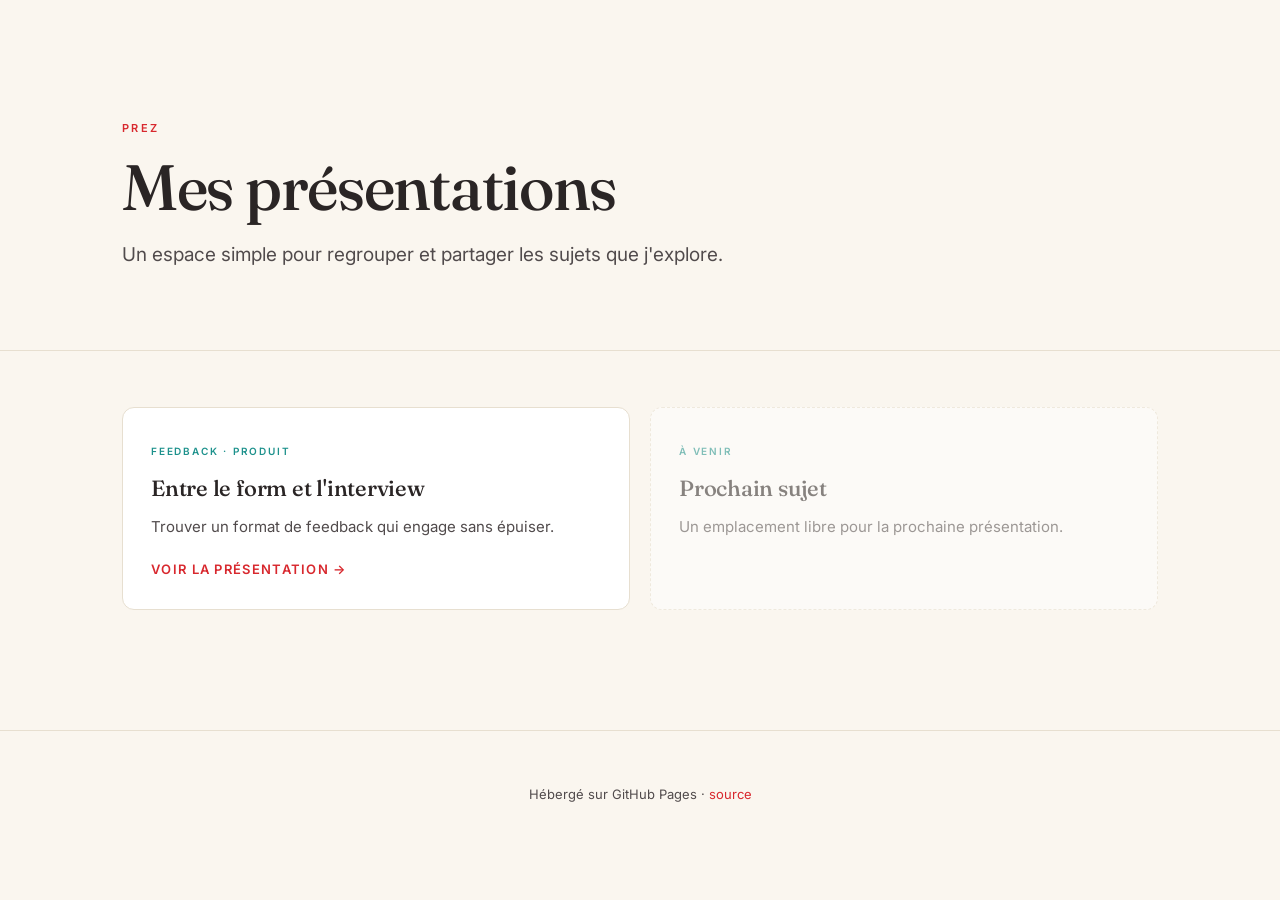
<file: index.html>
<!DOCTYPE html>
<html lang="fr">
<head>
  <meta charset="UTF-8" />
  <meta name="viewport" content="width=device-width, initial-scale=1.0" />
  <title>Prez — Mes présentations</title>
  <meta name="description" content="Collection de présentations et sujets explorés." />
  <link rel="preconnect" href="https://fonts.googleapis.com">
  <link rel="preconnect" href="https://fonts.gstatic.com" crossorigin>
  <link href="https://fonts.googleapis.com/css2?family=Fraunces:ital,wght@0,400;0,500;1,400;1,500&family=Inter:wght@400;500;600&display=swap" rel="stylesheet">
  <link rel="stylesheet" href="assets/css/style.css" />
</head>
<body class="hub">
  <header class="hero hero--hub">
    <div class="container">
      <p class="eyebrow">Prez</p>
      <h1>Mes présentations</h1>
      <p class="lead">Un espace simple pour regrouper et partager les sujets que j'explore.</p>
    </div>
  </header>

  <main class="container">
    <section class="cards">
      <a class="card" href="presentations/feedback-collection/index.html">
        <span class="card__tag">Feedback · Produit</span>
        <h2 class="card__title">Entre le form et l'interview</h2>
        <p class="card__desc">Trouver un format de feedback qui engage sans épuiser.</p>
        <span class="card__cta">Voir la présentation →</span>
      </a>

      <div class="card card--ghost">
        <span class="card__tag">À venir</span>
        <h2 class="card__title">Prochain sujet</h2>
        <p class="card__desc">Un emplacement libre pour la prochaine présentation.</p>
      </div>
    </section>
  </main>

  <footer class="footer">
    <div class="container">
      <p>Hébergé sur GitHub Pages · <a href="https://github.com/prakkkmak/prez" target="_blank" rel="noopener">source</a></p>
    </div>
  </footer>
</body>
</html>
</file>
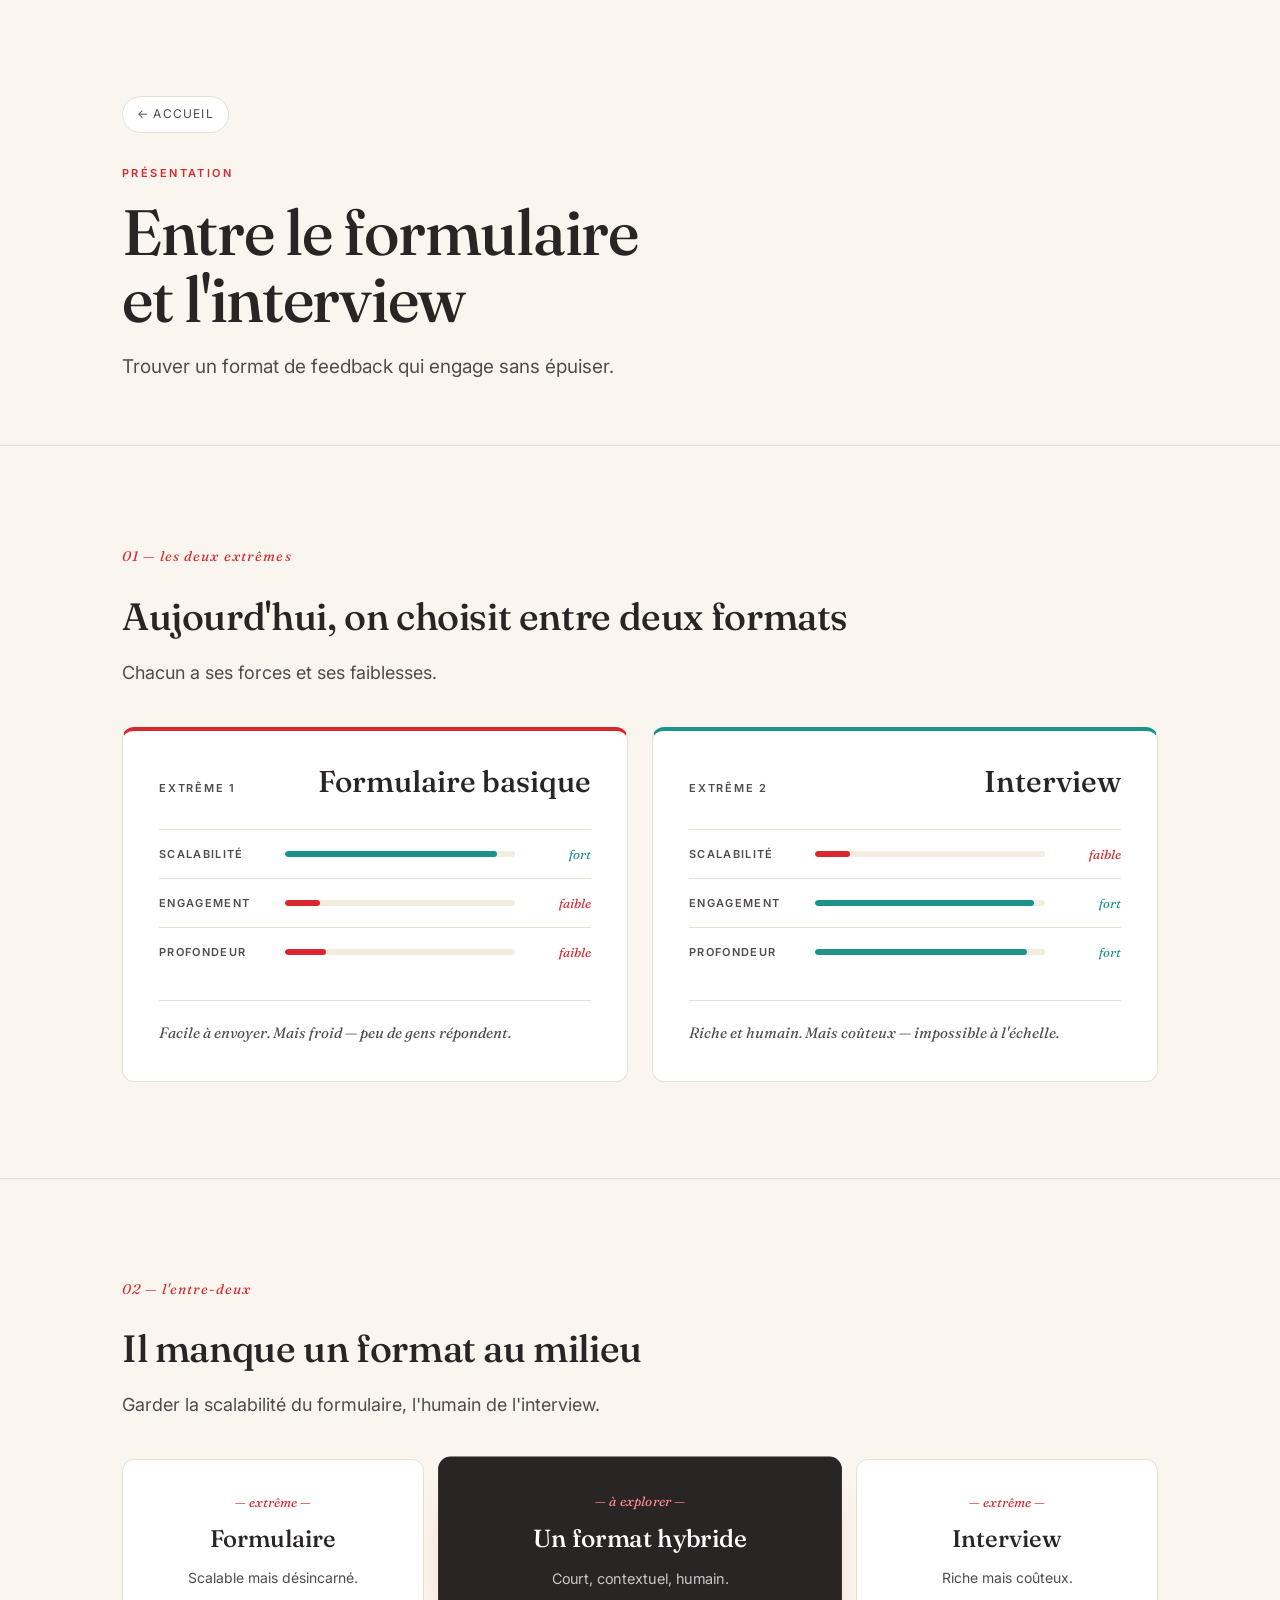
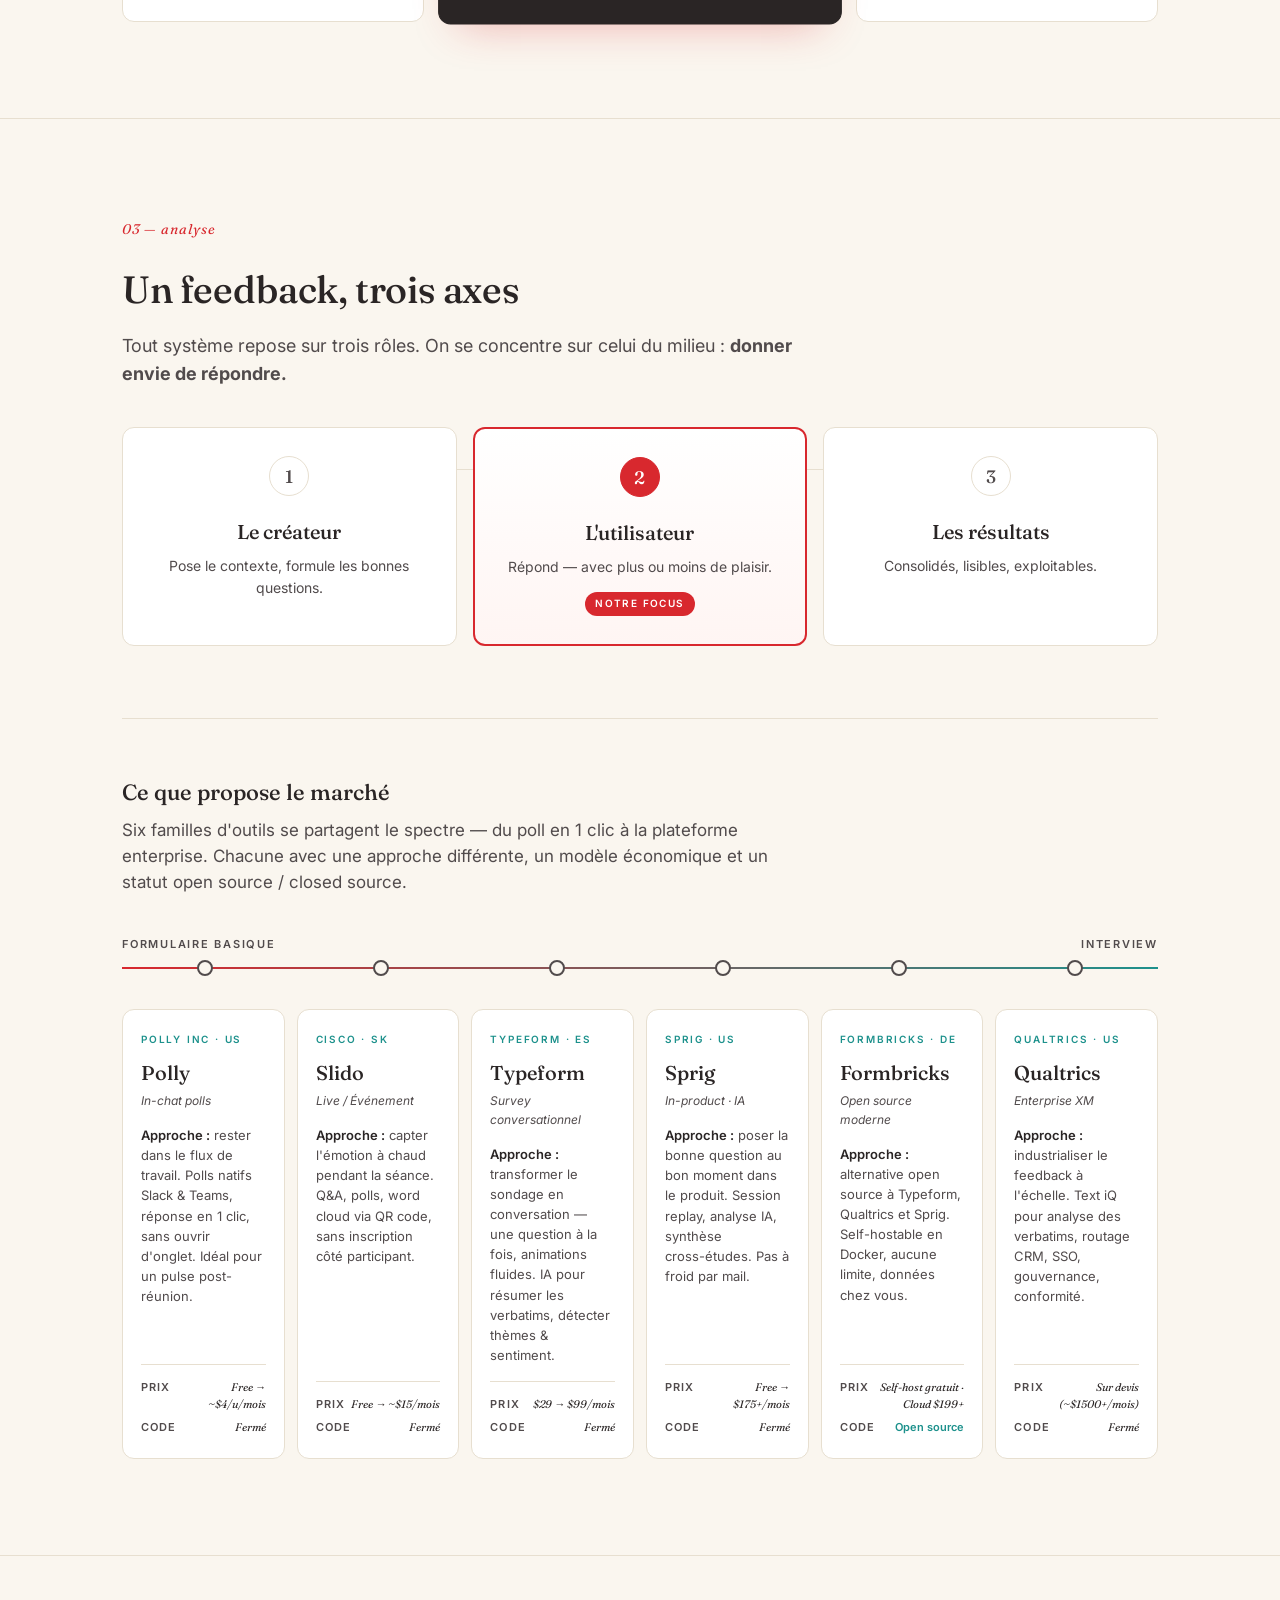
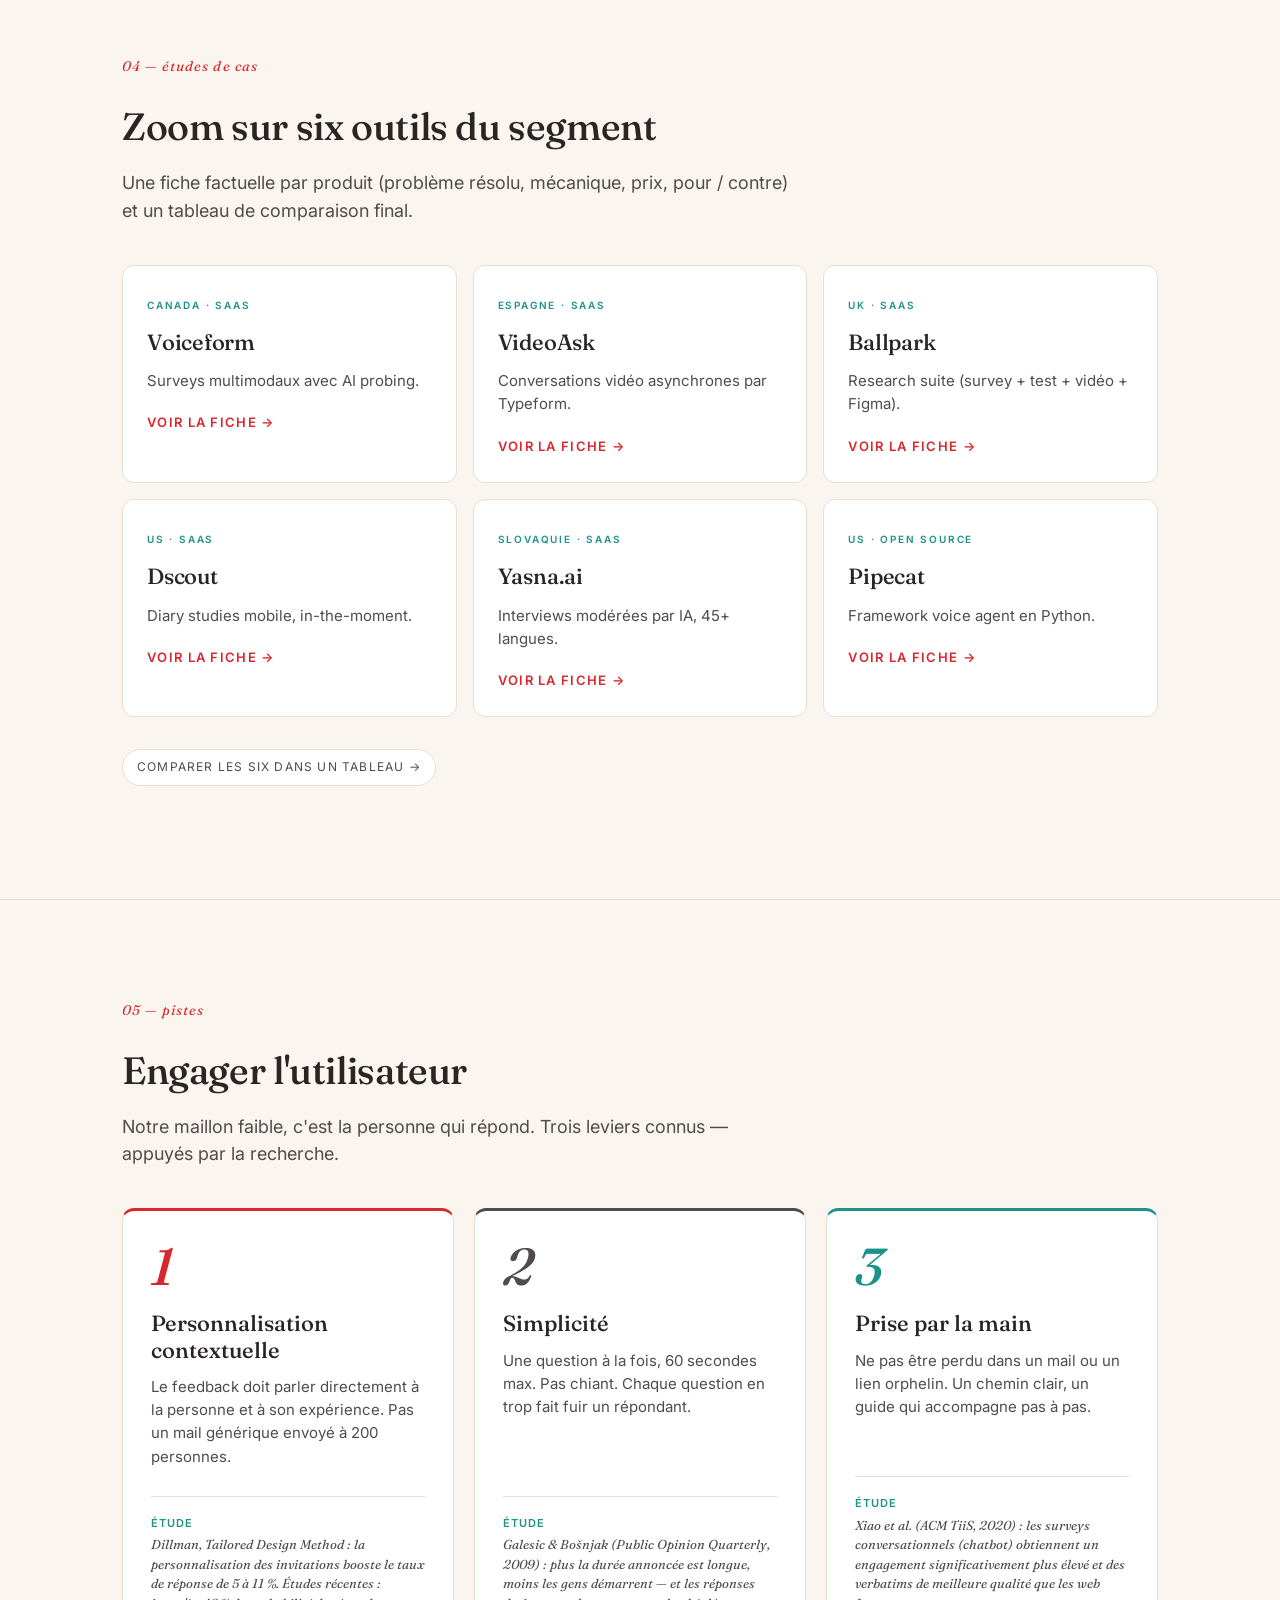
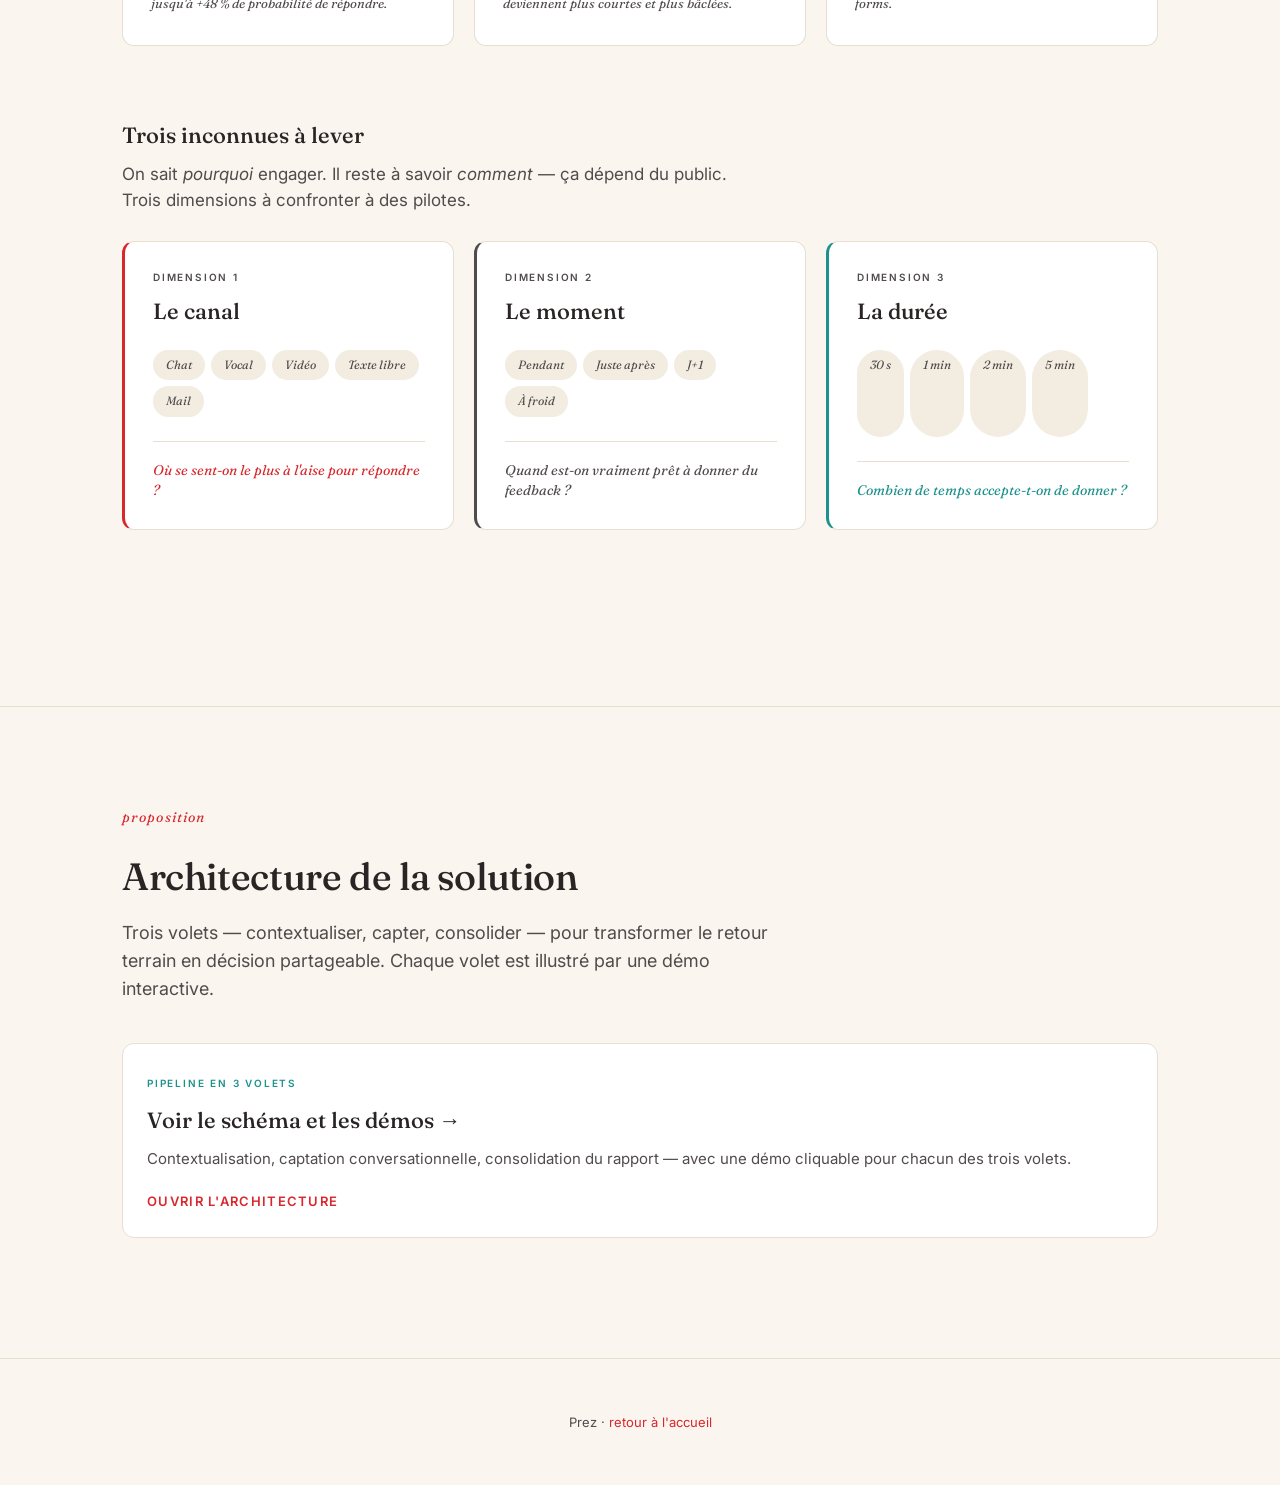
<file: presentations/feedback-collection/index.html>
<!DOCTYPE html>
<html lang="fr">
<head>
  <meta charset="UTF-8" />
  <meta name="viewport" content="width=device-width, initial-scale=1.0" />
  <title>Collecte de feedback — entre le formulaire et l'interview</title>
  <meta name="description" content="Explorer l'espace entre un formulaire basique et une interview chronophage." />
  <link rel="preconnect" href="https://fonts.googleapis.com">
  <link rel="preconnect" href="https://fonts.gstatic.com" crossorigin>
  <link href="https://fonts.googleapis.com/css2?family=Fraunces:ital,wght@0,400;0,500;1,400;1,500&family=Inter:wght@400;500;600&display=swap" rel="stylesheet">
  <link rel="stylesheet" href="../../assets/css/style.css" />
</head>
<body>
  <header class="hero">
    <div class="container">
      <a class="back" href="../../index.html">← Accueil</a>
      <p class="eyebrow" style="margin-top: 32px;">Présentation</p>
      <h1>Entre le formulaire<br />et l'interview</h1>
      <p class="lead">Trouver un format de feedback qui engage sans épuiser.</p>
    </div>
  </header>

  <main>

    <!-- ========== 01 — Les deux extrêmes ========== -->
    <section class="section">
      <div class="container">
        <span class="section__num">01 — les deux extrêmes</span>
        <h2>Aujourd'hui, on choisit entre deux formats</h2>
        <p class="section__intro">Chacun a ses forces et ses faiblesses.</p>

        <div class="score-cards">
          <div class="score-card score-card--form">
            <div class="score-card__head">
              <span class="score-card__pill">Extrême 1</span>
              <h3 class="score-card__name">Formulaire basique</h3>
            </div>
            <div class="score-row">
              <span class="score-row__label">Scalabilité</span>
              <div class="score-row__bar"><span class="score-row__fill score-row__fill--high" style="width:92%"></span></div>
              <span class="score-row__mark score-row__mark--high">fort</span>
            </div>
            <div class="score-row">
              <span class="score-row__label">Engagement</span>
              <div class="score-row__bar"><span class="score-row__fill score-row__fill--low" style="width:15%"></span></div>
              <span class="score-row__mark score-row__mark--low">faible</span>
            </div>
            <div class="score-row">
              <span class="score-row__label">Profondeur</span>
              <div class="score-row__bar"><span class="score-row__fill score-row__fill--low" style="width:18%"></span></div>
              <span class="score-row__mark score-row__mark--low">faible</span>
            </div>
            <p class="score-card__note">Facile à envoyer. Mais froid — peu de gens répondent.</p>
          </div>

          <div class="score-card score-card--interview">
            <div class="score-card__head">
              <span class="score-card__pill">Extrême 2</span>
              <h3 class="score-card__name">Interview</h3>
            </div>
            <div class="score-row">
              <span class="score-row__label">Scalabilité</span>
              <div class="score-row__bar"><span class="score-row__fill score-row__fill--low" style="width:15%"></span></div>
              <span class="score-row__mark score-row__mark--low">faible</span>
            </div>
            <div class="score-row">
              <span class="score-row__label">Engagement</span>
              <div class="score-row__bar"><span class="score-row__fill score-row__fill--high" style="width:95%"></span></div>
              <span class="score-row__mark score-row__mark--high">fort</span>
            </div>
            <div class="score-row">
              <span class="score-row__label">Profondeur</span>
              <div class="score-row__bar"><span class="score-row__fill score-row__fill--high" style="width:92%"></span></div>
              <span class="score-row__mark score-row__mark--high">fort</span>
            </div>
            <p class="score-card__note">Riche et humain. Mais coûteux — impossible à l'échelle.</p>
          </div>
        </div>
      </div>
    </section>

    <!-- ========== 02 — L'entre-deux ========== -->
    <section class="section">
      <div class="container">
        <span class="section__num">02 — l'entre-deux</span>
        <h2>Il manque un format au milieu</h2>
        <p class="section__intro">Garder la scalabilité du formulaire, l'humain de l'interview.</p>

        <div class="spectrum2">
          <div class="sp">
            <div class="sp__mark">— extrême —</div>
            <div class="sp__name">Formulaire</div>
            <p class="sp__desc">Scalable mais désincarné.</p>
          </div>
          <div class="sp sp--mid">
            <div class="sp__mark">— à explorer —</div>
            <div class="sp__name">Un format hybride</div>
            <p class="sp__desc">Court, contextuel, humain.</p>
          </div>
          <div class="sp">
            <div class="sp__mark">— extrême —</div>
            <div class="sp__name">Interview</div>
            <p class="sp__desc">Riche mais coûteux.</p>
          </div>
        </div>
      </div>
    </section>

    <!-- ========== 03 — Analyse ========== -->
    <section class="section">
      <div class="container">
        <span class="section__num">03 — analyse</span>
        <h2>Un feedback, trois axes</h2>
        <p class="section__intro">
          Tout système repose sur trois rôles.
          On se concentre sur celui du milieu : <strong>donner envie de répondre.</strong>
        </p>

        <div class="axes">
          <div class="ax">
            <div class="ax__num">1</div>
            <h3 class="ax__title">Le créateur</h3>
            <p class="ax__desc">Pose le contexte, formule les bonnes questions.</p>
          </div>
          <div class="ax ax--focus">
            <div class="ax__num">2</div>
            <h3 class="ax__title">L'utilisateur</h3>
            <p class="ax__desc">Répond — avec plus ou moins de plaisir.</p>
            <span class="ax__badge">Notre focus</span>
          </div>
          <div class="ax">
            <div class="ax__num">3</div>
            <h3 class="ax__title">Les résultats</h3>
            <p class="ax__desc">Consolidés, lisibles, exploitables.</p>
          </div>
        </div>

        <div class="market">
          <h3 class="market__title">Ce que propose le marché</h3>
          <p class="market__intro">Six familles d'outils se partagent le spectre — du poll en 1 clic à la plateforme enterprise. Chacune avec une approche différente, un modèle économique et un statut open source / closed source.</p>

          <div class="axis-tools">
            <div class="axis-tools__ends">
              <span>Formulaire basique</span>
              <span>Interview</span>
            </div>
            <div class="axis-tools__rail">
              <div class="axis-tools__dot" style="left:8%"></div>
              <div class="axis-tools__dot" style="left:25%"></div>
              <div class="axis-tools__dot" style="left:42%"></div>
              <div class="axis-tools__dot" style="left:58%"></div>
              <div class="axis-tools__dot" style="left:75%"></div>
              <div class="axis-tools__dot" style="left:92%"></div>
            </div>
            <div class="axis-tools__row">

              <div class="tool">
                <div class="tool__origin">Polly Inc · US</div>
                <h4 class="tool__name">Polly</h4>
                <span class="tool__family">In-chat polls</span>
                <p class="tool__desc"><strong>Approche :</strong> rester dans le flux de travail. Polls natifs Slack & Teams, réponse en 1 clic, sans ouvrir d'onglet. Idéal pour un pulse post-réunion.</p>
                <div class="tool__meta">
                  <div class="tool__meta-row"><span class="tool__meta-label">Prix</span><span class="tool__meta-value">Free → ~$4/u/mois</span></div>
                  <div class="tool__meta-row"><span class="tool__meta-label">Code</span><span class="tool__meta-value">Fermé</span></div>
                </div>
              </div>

              <div class="tool">
                <div class="tool__origin">Cisco · SK</div>
                <h4 class="tool__name">Slido</h4>
                <span class="tool__family">Live / Événement</span>
                <p class="tool__desc"><strong>Approche :</strong> capter l'émotion à chaud pendant la séance. Q&A, polls, word cloud via QR code, sans inscription côté participant.</p>
                <div class="tool__meta">
                  <div class="tool__meta-row"><span class="tool__meta-label">Prix</span><span class="tool__meta-value">Free → ~$15/mois</span></div>
                  <div class="tool__meta-row"><span class="tool__meta-label">Code</span><span class="tool__meta-value">Fermé</span></div>
                </div>
              </div>

              <div class="tool">
                <div class="tool__origin">Typeform · ES</div>
                <h4 class="tool__name">Typeform</h4>
                <span class="tool__family">Survey conversationnel</span>
                <p class="tool__desc"><strong>Approche :</strong> transformer le sondage en conversation — une question à la fois, animations fluides. IA pour résumer les verbatims, détecter thèmes & sentiment.</p>
                <div class="tool__meta">
                  <div class="tool__meta-row"><span class="tool__meta-label">Prix</span><span class="tool__meta-value">$29 → $99/mois</span></div>
                  <div class="tool__meta-row"><span class="tool__meta-label">Code</span><span class="tool__meta-value">Fermé</span></div>
                </div>
              </div>

              <div class="tool">
                <div class="tool__origin">Sprig · US</div>
                <h4 class="tool__name">Sprig</h4>
                <span class="tool__family">In-product · IA</span>
                <p class="tool__desc"><strong>Approche :</strong> poser la bonne question au bon moment dans le produit. Session replay, analyse IA, synthèse cross-études. Pas à froid par mail.</p>
                <div class="tool__meta">
                  <div class="tool__meta-row"><span class="tool__meta-label">Prix</span><span class="tool__meta-value">Free → $175+/mois</span></div>
                  <div class="tool__meta-row"><span class="tool__meta-label">Code</span><span class="tool__meta-value">Fermé</span></div>
                </div>
              </div>

              <div class="tool">
                <div class="tool__origin">Formbricks · DE</div>
                <h4 class="tool__name">Formbricks</h4>
                <span class="tool__family">Open source moderne</span>
                <p class="tool__desc"><strong>Approche :</strong> alternative open source à Typeform, Qualtrics et Sprig. Self-hostable en Docker, aucune limite, données chez vous.</p>
                <div class="tool__meta">
                  <div class="tool__meta-row"><span class="tool__meta-label">Prix</span><span class="tool__meta-value">Self-host gratuit · Cloud $199+</span></div>
                  <div class="tool__meta-row"><span class="tool__meta-label">Code</span><span class="tool__meta-value tool__meta-value--oss">Open source</span></div>
                </div>
              </div>

              <div class="tool">
                <div class="tool__origin">Qualtrics · US</div>
                <h4 class="tool__name">Qualtrics</h4>
                <span class="tool__family">Enterprise XM</span>
                <p class="tool__desc"><strong>Approche :</strong> industrialiser le feedback à l'échelle. Text iQ pour analyse des verbatims, routage CRM, SSO, gouvernance, conformité.</p>
                <div class="tool__meta">
                  <div class="tool__meta-row"><span class="tool__meta-label">Prix</span><span class="tool__meta-value">Sur devis (~$1500+/mois)</span></div>
                  <div class="tool__meta-row"><span class="tool__meta-label">Code</span><span class="tool__meta-value">Fermé</span></div>
                </div>
              </div>

            </div>
          </div>
        </div>
      </div>
    </section>

    <!-- ========== 04 bis — Études de cas ========== -->
    <section class="section">
      <div class="container">
        <span class="section__num">04 — études de cas</span>
        <h2>Zoom sur six outils du segment</h2>
        <p class="section__intro">
          Une fiche factuelle par produit (problème résolu, mécanique, prix, pour / contre)
          et un tableau de comparaison final.
        </p>

        <div class="case-hub">
          <a class="card" href="cases/voiceform.html">
            <span class="card__tag">Canada · SaaS</span>
            <h2 class="card__title">Voiceform</h2>
            <p class="card__desc">Surveys multimodaux avec AI probing.</p>
            <span class="card__cta">Voir la fiche →</span>
          </a>
          <a class="card" href="cases/videoask.html">
            <span class="card__tag">Espagne · SaaS</span>
            <h2 class="card__title">VideoAsk</h2>
            <p class="card__desc">Conversations vidéo asynchrones par Typeform.</p>
            <span class="card__cta">Voir la fiche →</span>
          </a>
          <a class="card" href="cases/ballpark.html">
            <span class="card__tag">UK · SaaS</span>
            <h2 class="card__title">Ballpark</h2>
            <p class="card__desc">Research suite (survey + test + vidéo + Figma).</p>
            <span class="card__cta">Voir la fiche →</span>
          </a>
          <a class="card" href="cases/dscout.html">
            <span class="card__tag">US · SaaS</span>
            <h2 class="card__title">Dscout</h2>
            <p class="card__desc">Diary studies mobile, in-the-moment.</p>
            <span class="card__cta">Voir la fiche →</span>
          </a>
          <a class="card" href="cases/yasna.html">
            <span class="card__tag">Slovaquie · SaaS</span>
            <h2 class="card__title">Yasna.ai</h2>
            <p class="card__desc">Interviews modérées par IA, 45+ langues.</p>
            <span class="card__cta">Voir la fiche →</span>
          </a>
          <a class="card" href="cases/pipecat.html">
            <span class="card__tag">US · Open source</span>
            <h2 class="card__title">Pipecat</h2>
            <p class="card__desc">Framework voice agent en Python.</p>
            <span class="card__cta">Voir la fiche →</span>
          </a>
        </div>

        <p style="margin-top: 32px;">
          <a class="back" href="cases/index.html">Comparer les six dans un tableau →</a>
        </p>
      </div>
    </section>

    <!-- ========== 04 — Pistes ========== -->
    <section class="section">
      <div class="container">
        <span class="section__num">05 — pistes</span>
        <h2>Engager l'utilisateur</h2>
        <p class="section__intro">Notre maillon faible, c'est la personne qui répond. Trois leviers connus — appuyés par la recherche.</p>

        <div class="levers">
          <article class="lever">
            <div class="lever__num">1</div>
            <h3 class="lever__title">Personnalisation contextuelle</h3>
            <p class="lever__desc">Le feedback doit parler directement à la personne et à son expérience. Pas un mail générique envoyé à 200 personnes.</p>
            <span class="lever__cite">
              <strong>Étude</strong>
              Dillman, <em>Tailored Design Method</em> : la personnalisation des invitations booste le taux de réponse de 5 à 11 %. Études récentes : jusqu'à +48 % de probabilité de répondre.
            </span>
          </article>

          <article class="lever">
            <div class="lever__num">2</div>
            <h3 class="lever__title">Simplicité</h3>
            <p class="lever__desc">Une question à la fois, 60 secondes max. Pas chiant. Chaque question en trop fait fuir un répondant.</p>
            <span class="lever__cite">
              <strong>Étude</strong>
              Galesic &amp; Bošnjak (<em>Public Opinion Quarterly</em>, 2009) : plus la durée annoncée est longue, moins les gens démarrent — et les réponses deviennent plus courtes et plus bâclées.
            </span>
          </article>

          <article class="lever">
            <div class="lever__num">3</div>
            <h3 class="lever__title">Prise par la main</h3>
            <p class="lever__desc">Ne pas être perdu dans un mail ou un lien orphelin. Un chemin clair, un guide qui accompagne pas à pas.</p>
            <span class="lever__cite">
              <strong>Étude</strong>
              Xiao et al. (ACM TiiS, 2020) : les surveys conversationnels (chatbot) obtiennent un engagement significativement plus élevé et des verbatims de meilleure qualité que les web forms.
            </span>
          </article>
        </div>

        <h3 class="subhead">Trois inconnues à lever</h3>
        <p class="subintro">On sait <em>pourquoi</em> engager. Il reste à savoir <em>comment</em> — ça dépend du public. Trois dimensions à confronter à des pilotes.</p>

        <div class="dimensions">
          <div class="dimension">
            <div class="dimension__label">Dimension 1</div>
            <h4 class="dimension__name">Le canal</h4>
            <div class="dimension__axis">
              <span>Chat</span>
              <span>Vocal</span>
              <span>Vidéo</span>
              <span>Texte libre</span>
              <span>Mail</span>
            </div>
            <p class="dimension__q">Où se sent-on le plus à l'aise pour répondre ?</p>
          </div>

          <div class="dimension">
            <div class="dimension__label">Dimension 2</div>
            <h4 class="dimension__name">Le moment</h4>
            <div class="dimension__axis">
              <span>Pendant</span>
              <span>Juste après</span>
              <span>J+1</span>
              <span>À froid</span>
            </div>
            <p class="dimension__q">Quand est-on vraiment prêt à donner du feedback ?</p>
          </div>

          <div class="dimension">
            <div class="dimension__label">Dimension 3</div>
            <h4 class="dimension__name">La durée</h4>
            <div class="dimension__axis">
              <span>30 s</span>
              <span>1 min</span>
              <span>2 min</span>
              <span>5 min</span>
            </div>
            <p class="dimension__q">Combien de temps accepte-t-on de donner ?</p>
          </div>
        </div>
      </div>
    </section>

    <!-- ========== 06 — Proposition ========== -->
    <section class="section">
      <div class="container">
        <span class="section__num">proposition</span>
        <h2>Architecture de la solution</h2>
        <p class="section__intro">Trois volets — contextualiser, capter, consolider — pour transformer le retour terrain en décision partageable. Chaque volet est illustré par une démo interactive.</p>
        <div class="case-hub">
          <a class="card" href="architecture.html">
            <span class="card__tag">Pipeline en 3 volets</span>
            <h3 class="card__title">Voir le schéma et les démos →</h3>
            <p class="card__desc">Contextualisation, captation conversationnelle, consolidation du rapport — avec une démo cliquable pour chacun des trois volets.</p>
            <span class="card__cta">Ouvrir l'architecture</span>
          </a>
        </div>
      </div>
    </section>

  </main>

  <footer class="footer">
    <div class="container">
      <p>Prez · <a href="../../index.html">retour à l'accueil</a></p>
    </div>
  </footer>
</body>
</html>
</file>
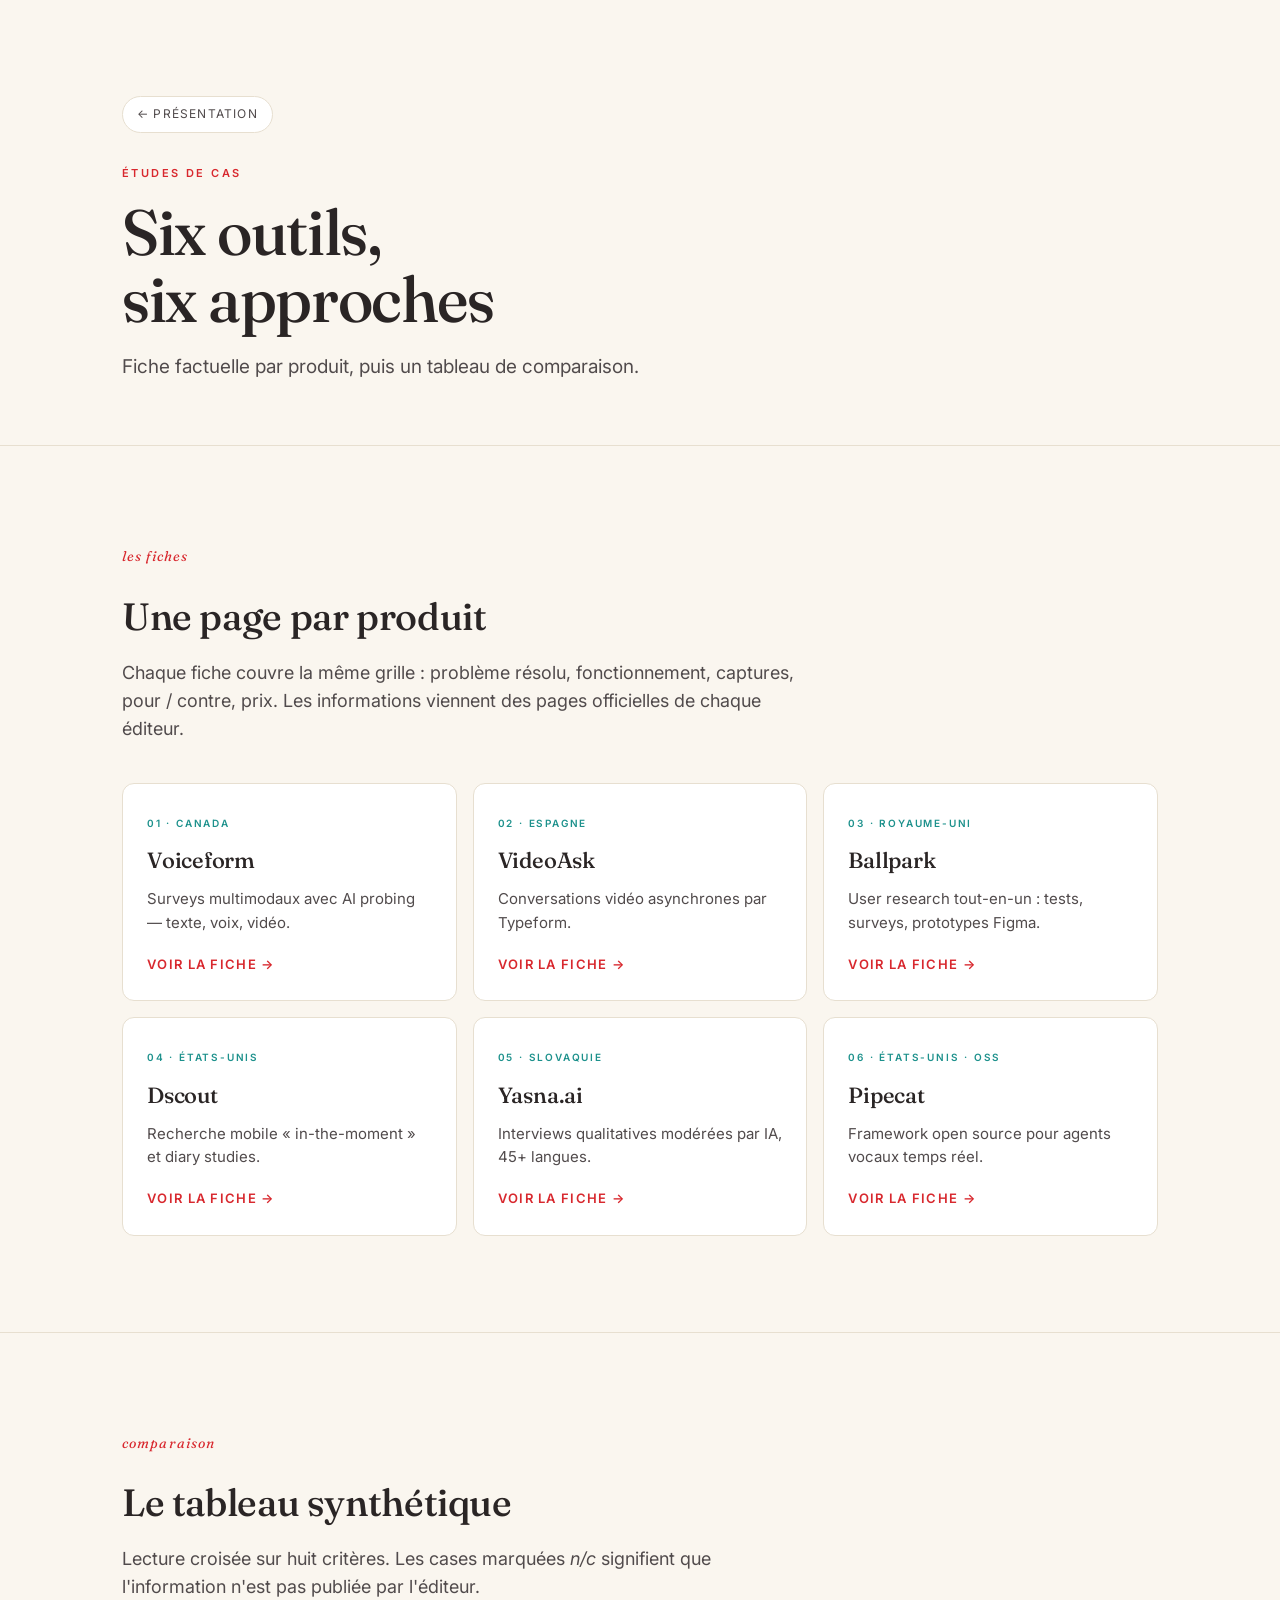
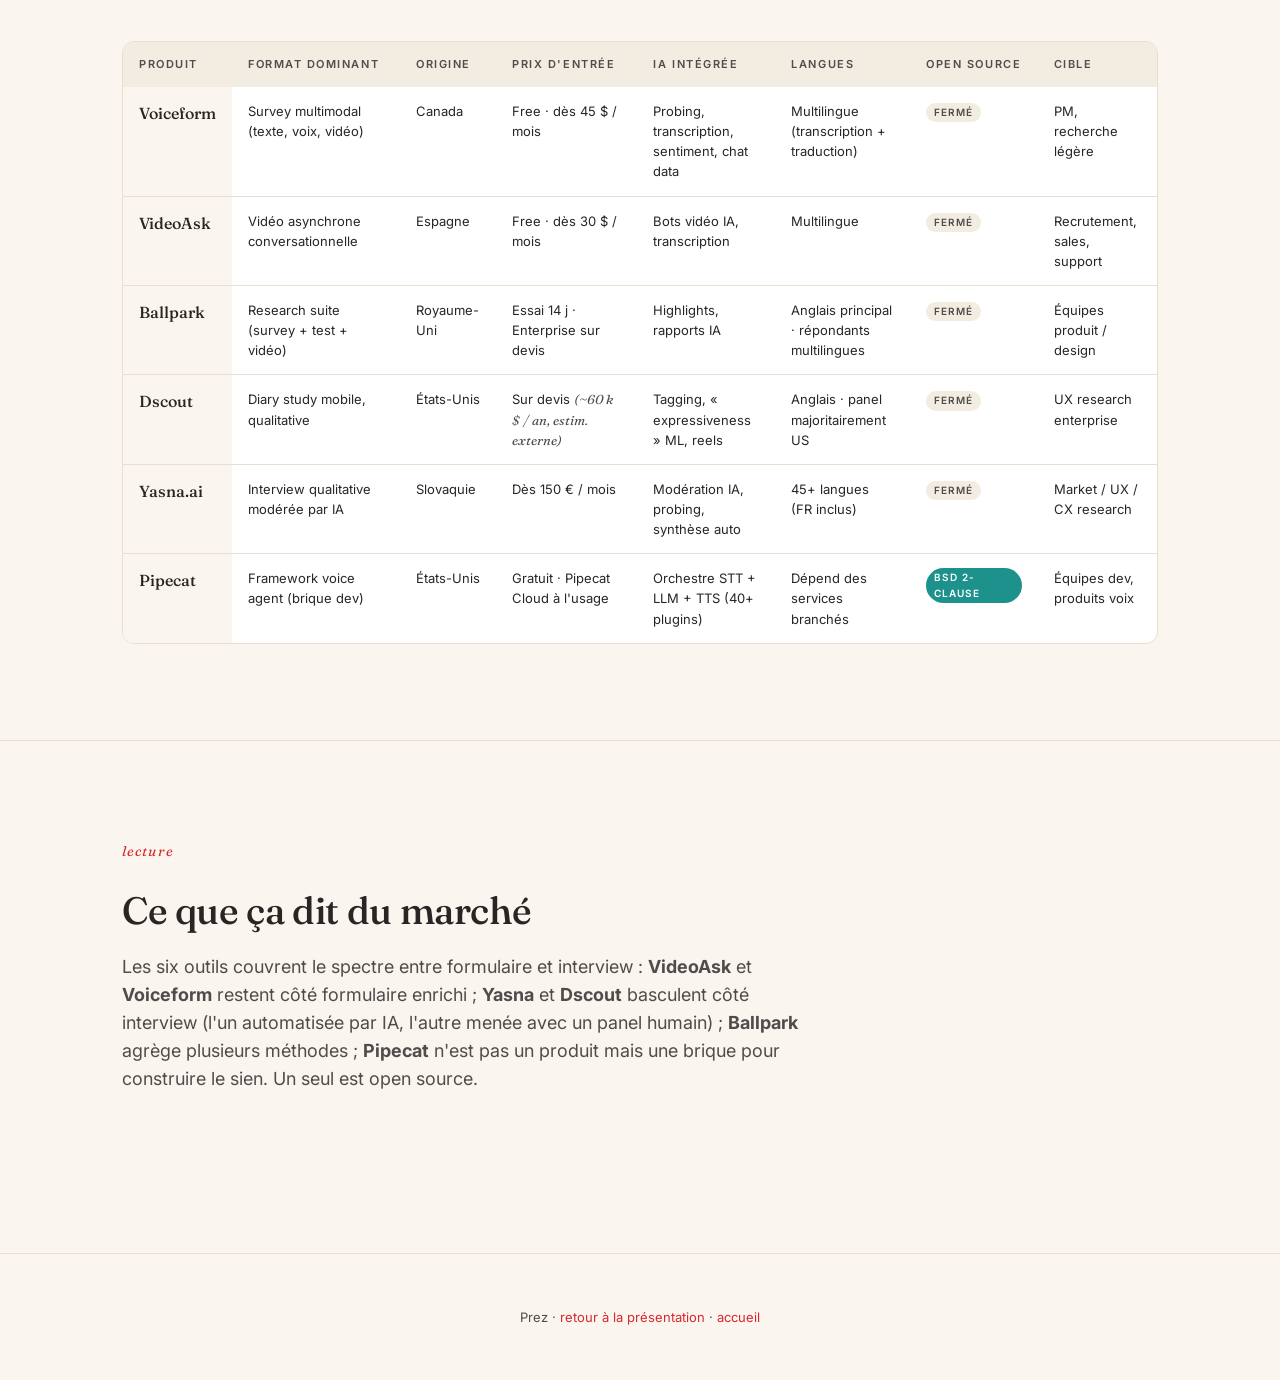
<file: presentations/feedback-collection/cases/index.html>
<!DOCTYPE html>
<html lang="fr">
<head>
  <meta charset="UTF-8" />
  <meta name="viewport" content="width=device-width, initial-scale=1.0" />
  <title>Études de cas — outils de formulaires & feedback</title>
  <meta name="description" content="Présentation objective et comparaison de six outils : Voiceform, VideoAsk, Ballpark, Dscout, Yasna, Pipecat." />
  <link rel="preconnect" href="https://fonts.googleapis.com">
  <link rel="preconnect" href="https://fonts.gstatic.com" crossorigin>
  <link href="https://fonts.googleapis.com/css2?family=Fraunces:ital,wght@0,400;0,500;1,400;1,500&family=Inter:wght@400;500;600&display=swap" rel="stylesheet">
  <link rel="stylesheet" href="../../../assets/css/style.css" />
</head>
<body>
  <header class="hero">
    <div class="container">
      <a class="back" href="../index.html">← Présentation</a>
      <p class="eyebrow" style="margin-top: 32px;">Études de cas</p>
      <h1>Six outils,<br />six approches</h1>
      <p class="lead">Fiche factuelle par produit, puis un tableau de comparaison.</p>
    </div>
  </header>

  <main>
    <section class="section">
      <div class="container">
        <span class="section__num">les fiches</span>
        <h2>Une page par produit</h2>
        <p class="section__intro">
          Chaque fiche couvre la même grille : problème résolu, fonctionnement, captures,
          pour / contre, prix. Les informations viennent des pages officielles de chaque éditeur.
        </p>

        <div class="case-hub">
          <a class="card" href="voiceform.html">
            <span class="card__tag">01 · Canada</span>
            <h2 class="card__title">Voiceform</h2>
            <p class="card__desc">Surveys multimodaux avec AI probing — texte, voix, vidéo.</p>
            <span class="card__cta">Voir la fiche →</span>
          </a>
          <a class="card" href="videoask.html">
            <span class="card__tag">02 · Espagne</span>
            <h2 class="card__title">VideoAsk</h2>
            <p class="card__desc">Conversations vidéo asynchrones par Typeform.</p>
            <span class="card__cta">Voir la fiche →</span>
          </a>
          <a class="card" href="ballpark.html">
            <span class="card__tag">03 · Royaume-Uni</span>
            <h2 class="card__title">Ballpark</h2>
            <p class="card__desc">User research tout-en-un : tests, surveys, prototypes Figma.</p>
            <span class="card__cta">Voir la fiche →</span>
          </a>
          <a class="card" href="dscout.html">
            <span class="card__tag">04 · États-Unis</span>
            <h2 class="card__title">Dscout</h2>
            <p class="card__desc">Recherche mobile « in-the-moment » et diary studies.</p>
            <span class="card__cta">Voir la fiche →</span>
          </a>
          <a class="card" href="yasna.html">
            <span class="card__tag">05 · Slovaquie</span>
            <h2 class="card__title">Yasna.ai</h2>
            <p class="card__desc">Interviews qualitatives modérées par IA, 45+ langues.</p>
            <span class="card__cta">Voir la fiche →</span>
          </a>
          <a class="card" href="pipecat.html">
            <span class="card__tag">06 · États-Unis · OSS</span>
            <h2 class="card__title">Pipecat</h2>
            <p class="card__desc">Framework open source pour agents vocaux temps réel.</p>
            <span class="card__cta">Voir la fiche →</span>
          </a>
        </div>
      </div>
    </section>

    <section class="section">
      <div class="container">
        <span class="section__num">comparaison</span>
        <h2>Le tableau synthétique</h2>
        <p class="section__intro">
          Lecture croisée sur huit critères. Les cases marquées <em>n/c</em> signifient que
          l'information n'est pas publiée par l'éditeur.
        </p>

        <div class="compare-wrap">
          <table class="compare">
            <thead>
              <tr>
                <th>Produit</th>
                <th>Format dominant</th>
                <th>Origine</th>
                <th>Prix d'entrée</th>
                <th>IA intégrée</th>
                <th>Langues</th>
                <th>Open source</th>
                <th>Cible</th>
              </tr>
            </thead>
            <tbody>
              <tr>
                <th><a href="voiceform.html">Voiceform</a></th>
                <td>Survey multimodal (texte, voix, vidéo)</td>
                <td>Canada</td>
                <td>Free · dès 45 $ / mois</td>
                <td>Probing, transcription, sentiment, chat data</td>
                <td>Multilingue (transcription + traduction)</td>
                <td><span class="tag-closed">Fermé</span></td>
                <td>PM, recherche légère</td>
              </tr>
              <tr>
                <th><a href="videoask.html">VideoAsk</a></th>
                <td>Vidéo asynchrone conversationnelle</td>
                <td>Espagne</td>
                <td>Free · dès 30 $ / mois</td>
                <td>Bots vidéo IA, transcription</td>
                <td>Multilingue</td>
                <td><span class="tag-closed">Fermé</span></td>
                <td>Recrutement, sales, support</td>
              </tr>
              <tr>
                <th><a href="ballpark.html">Ballpark</a></th>
                <td>Research suite (survey + test + vidéo)</td>
                <td>Royaume-Uni</td>
                <td>Essai 14 j · Enterprise sur devis</td>
                <td>Highlights, rapports IA</td>
                <td>Anglais principal · répondants multilingues</td>
                <td><span class="tag-closed">Fermé</span></td>
                <td>Équipes produit / design</td>
              </tr>
              <tr>
                <th><a href="dscout.html">Dscout</a></th>
                <td>Diary study mobile, qualitative</td>
                <td>États-Unis</td>
                <td>Sur devis <em>(~60 k $ / an, estim. externe)</em></td>
                <td>Tagging, « expressiveness » ML, reels</td>
                <td>Anglais · panel majoritairement US</td>
                <td><span class="tag-closed">Fermé</span></td>
                <td>UX research enterprise</td>
              </tr>
              <tr>
                <th><a href="yasna.html">Yasna.ai</a></th>
                <td>Interview qualitative modérée par IA</td>
                <td>Slovaquie</td>
                <td>Dès 150 € / mois</td>
                <td>Modération IA, probing, synthèse auto</td>
                <td>45+ langues (FR inclus)</td>
                <td><span class="tag-closed">Fermé</span></td>
                <td>Market / UX / CX research</td>
              </tr>
              <tr>
                <th><a href="pipecat.html">Pipecat</a></th>
                <td>Framework voice agent (brique dev)</td>
                <td>États-Unis</td>
                <td>Gratuit · Pipecat Cloud à l'usage</td>
                <td>Orchestre STT + LLM + TTS (40+ plugins)</td>
                <td>Dépend des services branchés</td>
                <td><span class="tag-oss">BSD 2-Clause</span></td>
                <td>Équipes dev, produits voix</td>
              </tr>
            </tbody>
          </table>
        </div>
      </div>
    </section>

    <section class="section">
      <div class="container">
        <span class="section__num">lecture</span>
        <h2>Ce que ça dit du marché</h2>
        <p class="section__intro">
          Les six outils couvrent le spectre entre formulaire et interview :
          <strong>VideoAsk</strong> et <strong>Voiceform</strong> restent côté formulaire
          enrichi&nbsp;; <strong>Yasna</strong> et <strong>Dscout</strong> basculent côté
          interview (l'un automatisée par IA, l'autre menée avec un panel humain)&nbsp;;
          <strong>Ballpark</strong> agrège plusieurs méthodes&nbsp;;
          <strong>Pipecat</strong> n'est pas un produit mais une brique pour construire le sien.
          Un seul est open source.
        </p>
      </div>
    </section>
  </main>

  <footer class="footer">
    <div class="container">
      <p>Prez · <a href="../index.html">retour à la présentation</a> · <a href="../../../index.html">accueil</a></p>
    </div>
  </footer>
</body>
</html>
</file>
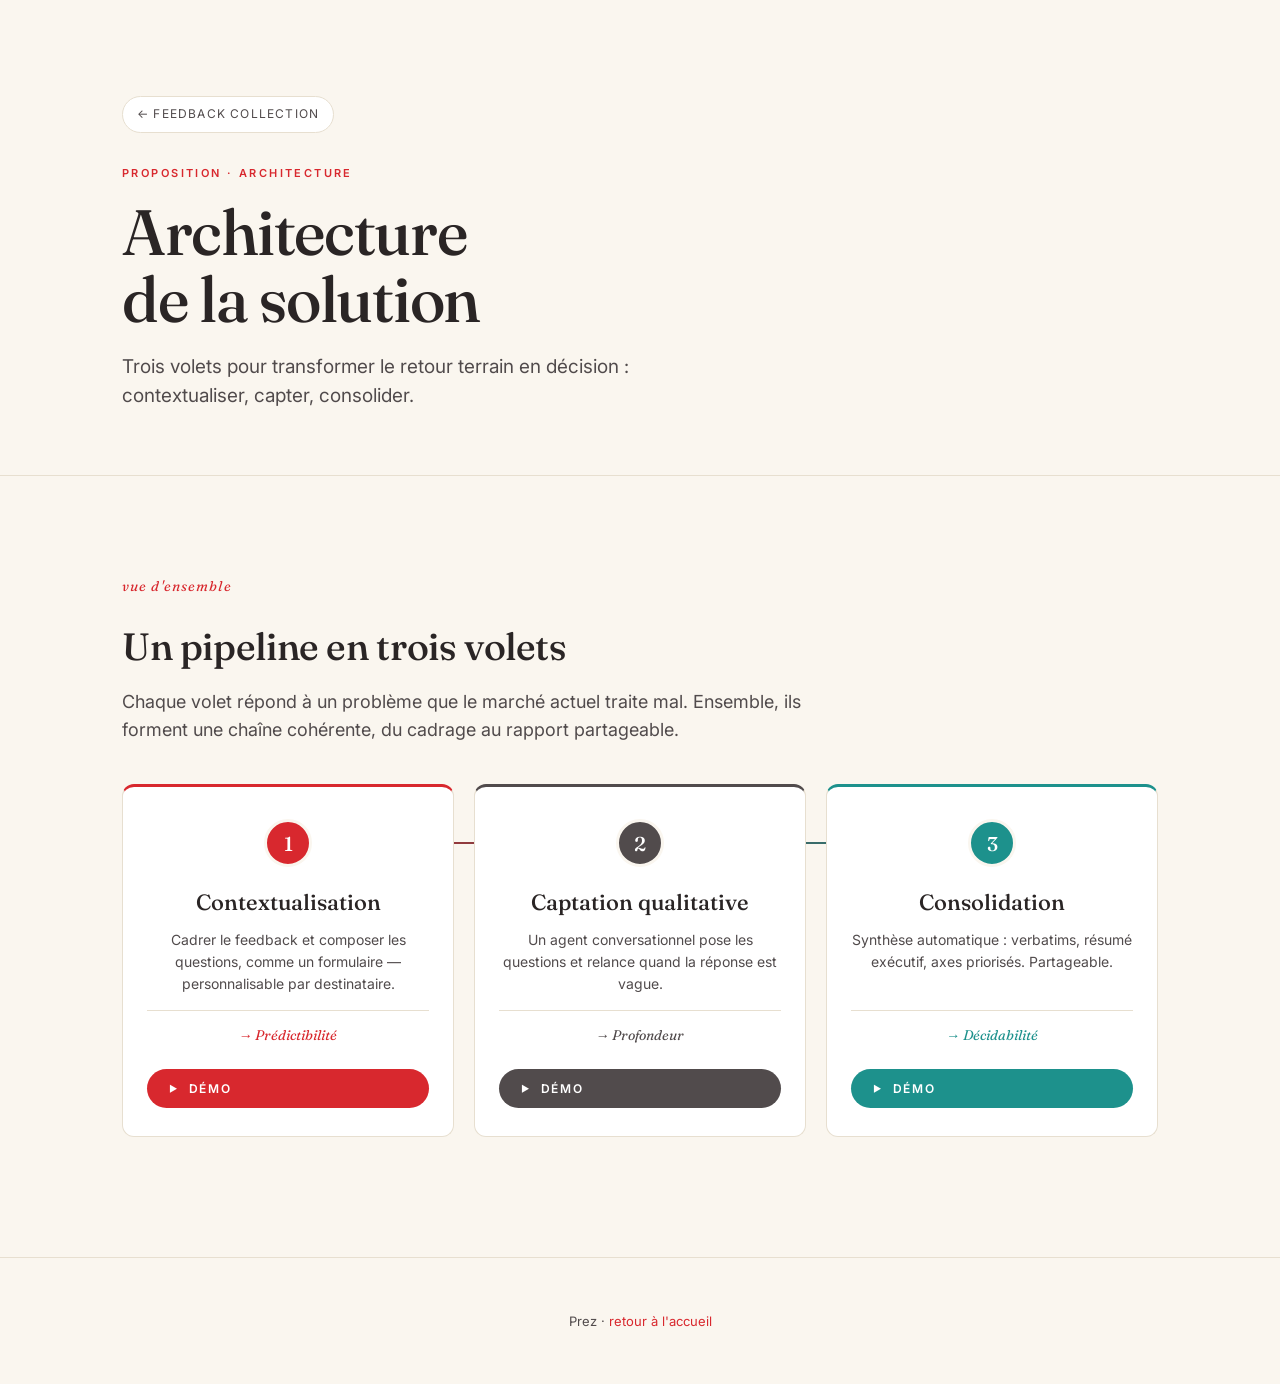
<file: presentations/feedback-collection/architecture.html>
<!DOCTYPE html>
<html lang="fr">
<head>
  <meta charset="UTF-8" />
  <meta name="viewport" content="width=device-width, initial-scale=1.0" />
  <title>Architecture de la solution — collecte de feedback</title>
  <meta name="description" content="Trois volets pour transformer le retour terrain en décision : contextualiser, capter, consolider." />
  <link rel="preconnect" href="https://fonts.googleapis.com">
  <link rel="preconnect" href="https://fonts.gstatic.com" crossorigin>
  <link href="https://fonts.googleapis.com/css2?family=Fraunces:ital,wght@0,400;0,500;1,400;1,500&family=Inter:wght@400;500;600&display=swap" rel="stylesheet">
  <link rel="stylesheet" href="../../assets/css/style.css" />
</head>
<body>
  <header class="hero">
    <div class="container">
      <a class="back" href="index.html">← Feedback collection</a>
      <p class="eyebrow" style="margin-top: 32px;">Proposition · Architecture</p>
      <h1>Architecture<br />de la solution</h1>
      <p class="lead">Trois volets pour transformer le retour terrain en décision : contextualiser, capter, consolider.</p>
    </div>
  </header>

  <main>

    <!-- ========== 01 — Vue d'ensemble ========== -->
    <section class="section">
      <div class="container">
        <span class="section__num">vue d'ensemble</span>
        <h2>Un pipeline en trois volets</h2>
        <p class="section__intro">Chaque volet répond à un problème que le marché actuel traite mal. Ensemble, ils forment une chaîne cohérente, du cadrage au rapport partageable.</p>

        <div class="flow">
          <article class="flow__step">
            <span class="flow__num">1</span>
            <h3 class="flow__title">Contextualisation</h3>
            <p class="flow__desc">Cadrer le feedback et composer les questions, comme un formulaire — personnalisable par destinataire.</p>
            <span class="flow__gain">→ Prédictibilité</span>
            <button class="demo-btn" data-demo="contextualisation">Démo</button>
          </article>
          <article class="flow__step">
            <span class="flow__num">2</span>
            <h3 class="flow__title">Captation qualitative</h3>
            <p class="flow__desc">Un agent conversationnel pose les questions et relance quand la réponse est vague.</p>
            <span class="flow__gain">→ Profondeur</span>
            <button class="demo-btn demo-btn--brown" data-demo="captation">Démo</button>
          </article>
          <article class="flow__step">
            <span class="flow__num">3</span>
            <h3 class="flow__title">Consolidation</h3>
            <p class="flow__desc">Synthèse automatique : verbatims, résumé exécutif, axes priorisés. Partageable.</p>
            <span class="flow__gain">→ Décidabilité</span>
            <button class="demo-btn demo-btn--teal" data-demo="consolidation">Démo</button>
          </article>
        </div>
      </div>
    </section>

  </main>

  <!-- ========================================================== -->
  <!-- ==================== MODALS ============================== -->
  <!-- ========================================================== -->

  <!-- Démo 1 — Contextualisation -->
  <div class="modal" id="modal-contextualisation" role="dialog" aria-modal="true" aria-labelledby="modal-ctx-title">
    <div class="modal__dialog">
      <button class="modal__close" aria-label="Fermer">×</button>
      <p class="modal__eyebrow">Démo · Contextualisation</p>
      <h2 class="modal__title" id="modal-ctx-title">Composer le parcours de feedback</h2>
      <p class="modal__lead">Cadre le contexte, liste les retours souhaités, personnalise l'envoi. Le bouton « Générer » produit une introduction adaptée au destinataire.</p>

      <div class="builder">
        <div class="builder__field">
          <label class="builder__label">Contexte du feedback</label>
          <textarea>Le feedback concerne FinTech Days, un événement du 12 avril réunissant des intervenants et des participants issus de la finance et de la tech. On interroge sur l'accueil, les keynotes et la qualité des échanges.</textarea>
        </div>

        <div class="builder__field">
          <label class="builder__label">Retours souhaités</label>
          <ul class="builder__q-list">
            <li class="builder__q">Comment s'est passé l'accueil et le check-in ?</li>
            <li class="builder__q">Quelles keynotes t'ont apporté le plus de valeur ?</li>
            <li class="builder__q">Quelle est la qualité des échanges avec les autres participants ?</li>
            <li class="builder__q">Quels axes sont améliorables pour la prochaine édition ?</li>
          </ul>
          <button class="builder__q-add" type="button">+ Ajouter une question</button>
        </div>

        <div class="builder__persona">
          <label class="builder__label">Destinataire</label>
          <div class="builder__persona-head">
            <span class="builder__avatar">M</span>
            <div>
              <div class="builder__persona-name">Mathieu, 42 ans</div>
              <p class="builder__persona-desc">CTO d'une néobanque, intervenant sur le panel « Paiements & IA ».</p>
            </div>
          </div>
        </div>

        <div class="builder__actions">
          <button class="builder__generate" id="builder-generate" type="button">Générer le feedback agent</button>
        </div>

        <div class="builder__preview" id="builder-preview">
          <strong>Message généré</strong><span id="builder-preview-text"></span><span class="builder__caret" id="builder-caret" hidden></span>
        </div>
      </div>
    </div>
  </div>

  <!-- Démo 2 — Captation -->
  <div class="modal" id="modal-captation" role="dialog" aria-modal="true" aria-labelledby="modal-cap-title">
    <div class="modal__dialog">
      <button class="modal__close" aria-label="Fermer">×</button>
      <p class="modal__eyebrow">Démo · Captation qualitative</p>
      <h2 class="modal__title" id="modal-cap-title">Une conversation qui relance</h2>
      <p class="modal__lead">L'agent pose une question, challenge les réponses trop vagues, et n'avance que lorsqu'il a l'information qu'il cherche.</p>

      <div class="chat">
        <div class="chat__header">
          <span class="chat__avatar">A</span>
          <div>
            <div class="chat__who">Agent feedback</div>
          </div>
          <span class="chat__status">En ligne</span>
        </div>
        <div class="chat__body" id="chat-body"></div>
        <div class="chat__footer">
          <span class="chat__progress" id="chat-progress">Lecture automatique…</span>
          <button class="chat__replay" id="chat-replay" type="button">Rejouer</button>
        </div>
      </div>
    </div>
  </div>

  <!-- Démo 3 — Consolidation -->
  <div class="modal" id="modal-consolidation" role="dialog" aria-modal="true" aria-labelledby="modal-cons-title">
    <div class="modal__dialog">
      <button class="modal__close" aria-label="Fermer">×</button>
      <p class="modal__eyebrow">Démo · Consolidation</p>
      <h2 class="modal__title" id="modal-cons-title">Le rapport partageable</h2>
      <p class="modal__lead">Synthèse automatique des conversations : résumé, verbatims marquants, axes d'amélioration priorisés.</p>

      <div class="report">
        <div class="report__head">
          <div class="report__head-left">
            <h3>FinTech Days — édition du 12 avril</h3>
            <p>Rapport généré le 22 avril · sources : 34 conversations (intervenants &amp; participants)</p>
          </div>
          <div class="report__stats">
            <div class="report__stat">
              <span class="report__stat-val">34</span>
              <span class="report__stat-lbl">Répondants</span>
            </div>
            <div class="report__stat">
              <span class="report__stat-val">87 %</span>
              <span class="report__stat-lbl">Complétion</span>
            </div>
            <div class="report__stat">
              <span class="report__stat-val">4,2</span>
              <span class="report__stat-lbl">Min / conv.</span>
            </div>
          </div>
        </div>

        <div class="report__sec">
          <h4 class="report__sec-title">Résumé exécutif</h4>
          <ul class="report__summary">
            <li>L'accueil participants est fluide ; côté intervenants, l'onboarding backstage (run-of-show, briefing technique) reste la principale source de friction.</li>
            <li>Les keynotes concrètes et chiffrées (Revolut sur les paiements instantanés, Qonto sur l'infra) sont largement plébiscitées face aux interventions trop corporate.</li>
            <li>La qualité des échanges en off est le premier motif de satisfaction — rendez-vous business générés, introductions utiles, mise en relation investisseurs/fondateurs.</li>
            <li>Trois points reviennent : communication du programme en amont, densité de l'agenda, signalétique des salles de breakout.</li>
          </ul>
        </div>

        <div class="report__sec">
          <h4 class="report__sec-title">Verbatims marquants</h4>
          <div class="report__verbatims">
            <figure class="report__verbatim">
              <blockquote>« J'ai appris mon créneau exact trente minutes avant de monter sur scène. Le run-of-show doit circuler plus tôt. »</blockquote>
              <cite>Mathieu · CTO, néobanque</cite>
            </figure>
            <figure class="report__verbatim">
              <blockquote>« La keynote Revolut sur les rails de paiement instantané était très concrète, avec des chiffres à jour. C'est ce qu'on vient chercher. »</blockquote>
              <cite>Élise · Head of Product, scale-up paiement</cite>
            </figure>
            <figure class="report__verbatim">
              <blockquote>« Trois rendez-vous business bookés le soir même. C'est le meilleur ROI networking que j'ai fait cette année. »</blockquote>
              <cite>Karim · Fondateur, AssurTech</cite>
            </figure>
            <figure class="report__verbatim">
              <blockquote>« Les salles de breakout n'étaient pas signalées. J'ai raté la moitié d'une session en cherchant la bonne porte. »</blockquote>
              <cite>Soraya · VC, fonds early-stage</cite>
            </figure>
          </div>
        </div>

        <div class="report__sec">
          <h4 class="report__sec-title">Axes d'amélioration priorisés</h4>
          <div class="report__axes">
            <div class="report__axis">
              <span class="report__axis-rank">1</span>
              <span class="report__axis-text">Envoyer le run-of-show détaillé aux intervenants au moins J-3, avec créneaux précis et contact technique.</span>
              <span class="report__axis-tag">cité 19×</span>
            </div>
            <div class="report__axis">
              <span class="report__axis-rank">2</span>
              <span class="report__axis-text">Améliorer la signalétique des salles de breakout et afficher l'agenda en temps réel sur écrans dynamiques.</span>
              <span class="report__axis-tag">cité 15×</span>
            </div>
            <div class="report__axis">
              <span class="report__axis-rank">3</span>
              <span class="report__axis-text">Privilégier les keynotes avec cas d'usage chiffrés et retours d'expérience concrets, au détriment des formats corporate.</span>
              <span class="report__axis-tag">cité 12×</span>
            </div>
          </div>
        </div>

        <div class="report__actions">
          <button class="report__btn" type="button">✉ Partager par mail</button>
          <button class="report__btn report__btn--ghost" type="button">↓ Télécharger le PDF</button>
          <button class="report__btn report__btn--ghost" type="button">↗ Ouvrir le détail</button>
        </div>
      </div>
    </div>
  </div>

  <footer class="footer">
    <div class="container">
      <p>Prez · <a href="../../index.html">retour à l'accueil</a></p>
    </div>
  </footer>

  <script>
    (function () {
      'use strict';

      // ---------- Modals ----------
      var triggers = document.querySelectorAll('[data-demo]');
      var modals = document.querySelectorAll('.modal');
      var openModal = null;

      function open(id) {
        var el = document.getElementById('modal-' + id);
        if (!el) return;
        el.setAttribute('data-open', '');
        document.body.classList.add('modal-open');
        openModal = el;
        if (id === 'captation') startChat();
        if (id === 'contextualisation') resetBuilder();
      }
      function close() {
        if (!openModal) return;
        openModal.removeAttribute('data-open');
        document.body.classList.remove('modal-open');
        openModal = null;
        stopChat();
      }

      triggers.forEach(function (t) {
        t.addEventListener('click', function () {
          open(t.getAttribute('data-demo'));
        });
      });
      modals.forEach(function (m) {
        m.addEventListener('click', function (e) {
          if (e.target === m) close();
        });
        var btn = m.querySelector('.modal__close');
        if (btn) btn.addEventListener('click', close);
      });
      document.addEventListener('keydown', function (e) {
        if (e.key === 'Escape') close();
      });

      // ---------- Démo 1 — Builder (typing preview) ----------
      var builderGen = document.getElementById('builder-generate');
      var builderPreview = document.getElementById('builder-preview');
      var builderText = document.getElementById('builder-preview-text');
      var builderCaret = document.getElementById('builder-caret');
      var builderTimer = null;
      var builderMessage =
        "Bonjour Mathieu, merci encore pour ton intervention sur le panel « Paiements & IA » aux FinTech Days. " +
        "J'aimerais prendre trois minutes pour recueillir ton retour à chaud : " +
        "comment s'est passé l'accueil côté intervenants, ce que tu as retenu des autres keynotes, " +
        "et les échanges que tu as pu avoir en off avec les participants. " +
        "Pas de case à cocher, juste une petite conversation — à ton rythme.";

      function resetBuilder() {
        if (builderTimer) { clearInterval(builderTimer); builderTimer = null; }
        builderPreview.removeAttribute('data-visible');
        builderText.textContent = '';
        builderCaret.hidden = true;
      }
      function typeBuilder() {
        resetBuilder();
        builderPreview.setAttribute('data-visible', '');
        builderCaret.hidden = false;
        var i = 0;
        builderTimer = setInterval(function () {
          builderText.textContent = builderMessage.slice(0, i);
          i += 2;
          if (i > builderMessage.length) {
            builderText.textContent = builderMessage;
            clearInterval(builderTimer);
            builderTimer = null;
            setTimeout(function () { builderCaret.hidden = true; }, 800);
          }
        }, 18);
      }
      if (builderGen) builderGen.addEventListener('click', typeBuilder);

      // ---------- Démo 2 — Chat auto-play ----------
      var chatBody = document.getElementById('chat-body');
      var chatProgress = document.getElementById('chat-progress');
      var chatReplay = document.getElementById('chat-replay');
      var chatTimers = [];
      var chatScript = [
        { who: 'agent', text: "Bonjour Mathieu, merci d'avoir accepté ces quelques minutes. Comment s'est passé l'accueil côté intervenants aux FinTech Days ?" },
        { who: 'user',  text: "Correct, mais l'onboarding backstage manquait un peu de clarté." },
        { who: 'note',  text: "Réponse vague — l'agent relance" },
        { who: 'agent', text: "Quand tu parles de manque de clarté, tu penses à quoi précisément : le run-of-show, le matériel, l'équipe technique ?" },
        { who: 'user',  text: "Surtout le run-of-show. J'ai appris mon créneau exact trente minutes avant de monter sur scène." },
        { who: 'agent', text: "Noté. Et sur le contenu : quelle keynote t'a apporté le plus de valeur ?" },
        { who: 'user',  text: "Celle de Revolut sur les rails de paiement instantané. Très concrète, avec des chiffres à jour." },
        { who: 'note',  text: "Verbatim exploitable — l'agent avance" },
        { who: 'agent', text: "Super. Dernière chose : la qualité des échanges en off avec les participants, tu la notes comment ?" },
        { who: 'user',  text: "Excellente. J'ai eu trois rendez-vous business bookés le soir même, ça vaut le déplacement." },
        { who: 'agent', text: "Parfait, c'est consigné. Merci Mathieu, ton retour est précieux pour la prochaine édition." }
      ];

      function clearChatTimers() {
        chatTimers.forEach(function (t) { clearTimeout(t); });
        chatTimers = [];
      }
      function stopChat() {
        clearChatTimers();
      }
      function appendMsg(msg) {
        var el;
        if (msg.who === 'note') {
          el = document.createElement('div');
          el.className = 'chat__msg chat__msg--note';
          el.textContent = '• ' + msg.text;
        } else {
          el = document.createElement('div');
          el.className = 'chat__msg chat__msg--' + msg.who;
          el.textContent = msg.text;
        }
        chatBody.appendChild(el);
        chatBody.scrollTop = chatBody.scrollHeight;
      }
      function showTyping() {
        var el = document.createElement('div');
        el.className = 'chat__typing';
        el.innerHTML = '<span></span><span></span><span></span>';
        el.id = 'chat-typing-tmp';
        chatBody.appendChild(el);
        chatBody.scrollTop = chatBody.scrollHeight;
      }
      function removeTyping() {
        var t = document.getElementById('chat-typing-tmp');
        if (t) t.remove();
      }
      function startChat() {
        clearChatTimers();
        chatBody.innerHTML = '';
        chatProgress.textContent = 'Lecture automatique…';

        var delay = 400;
        chatScript.forEach(function (msg, idx) {
          if (msg.who === 'note') {
            chatTimers.push(setTimeout(function () { appendMsg(msg); }, delay));
            delay += 700;
            return;
          }
          var typingMs = msg.who === 'agent' ? 1000 : 650;
          chatTimers.push(setTimeout(function () { showTyping(); }, delay));
          delay += typingMs;
          chatTimers.push(setTimeout(function () {
            removeTyping();
            appendMsg(msg);
            if (idx === chatScript.length - 1) {
              chatProgress.textContent = 'Conversation terminée · ' + chatScript.filter(function (m) { return m.who !== 'note'; }).length + ' échanges';
            }
          }, delay));
          delay += Math.max(600, msg.text.length * 20);
        });
      }
      if (chatReplay) chatReplay.addEventListener('click', startChat);

    })();
  </script>
</body>
</html>
</file>
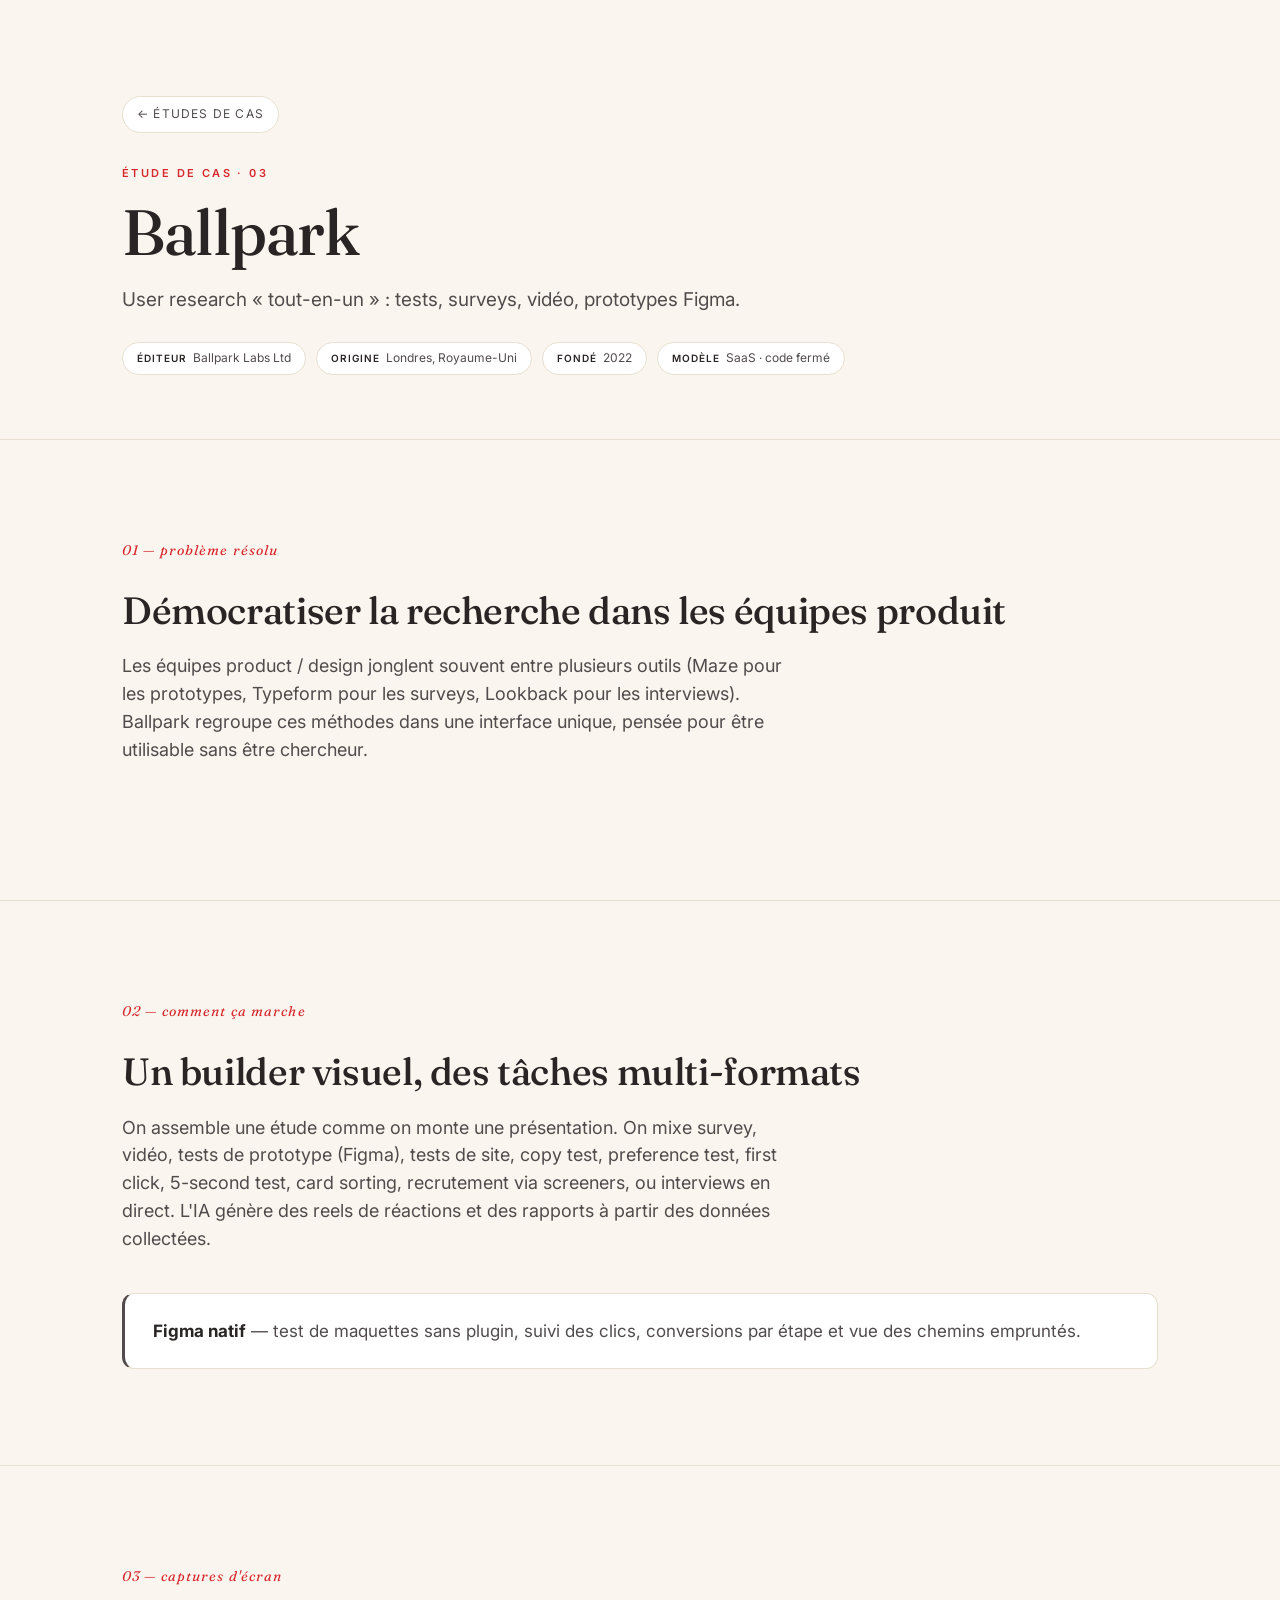
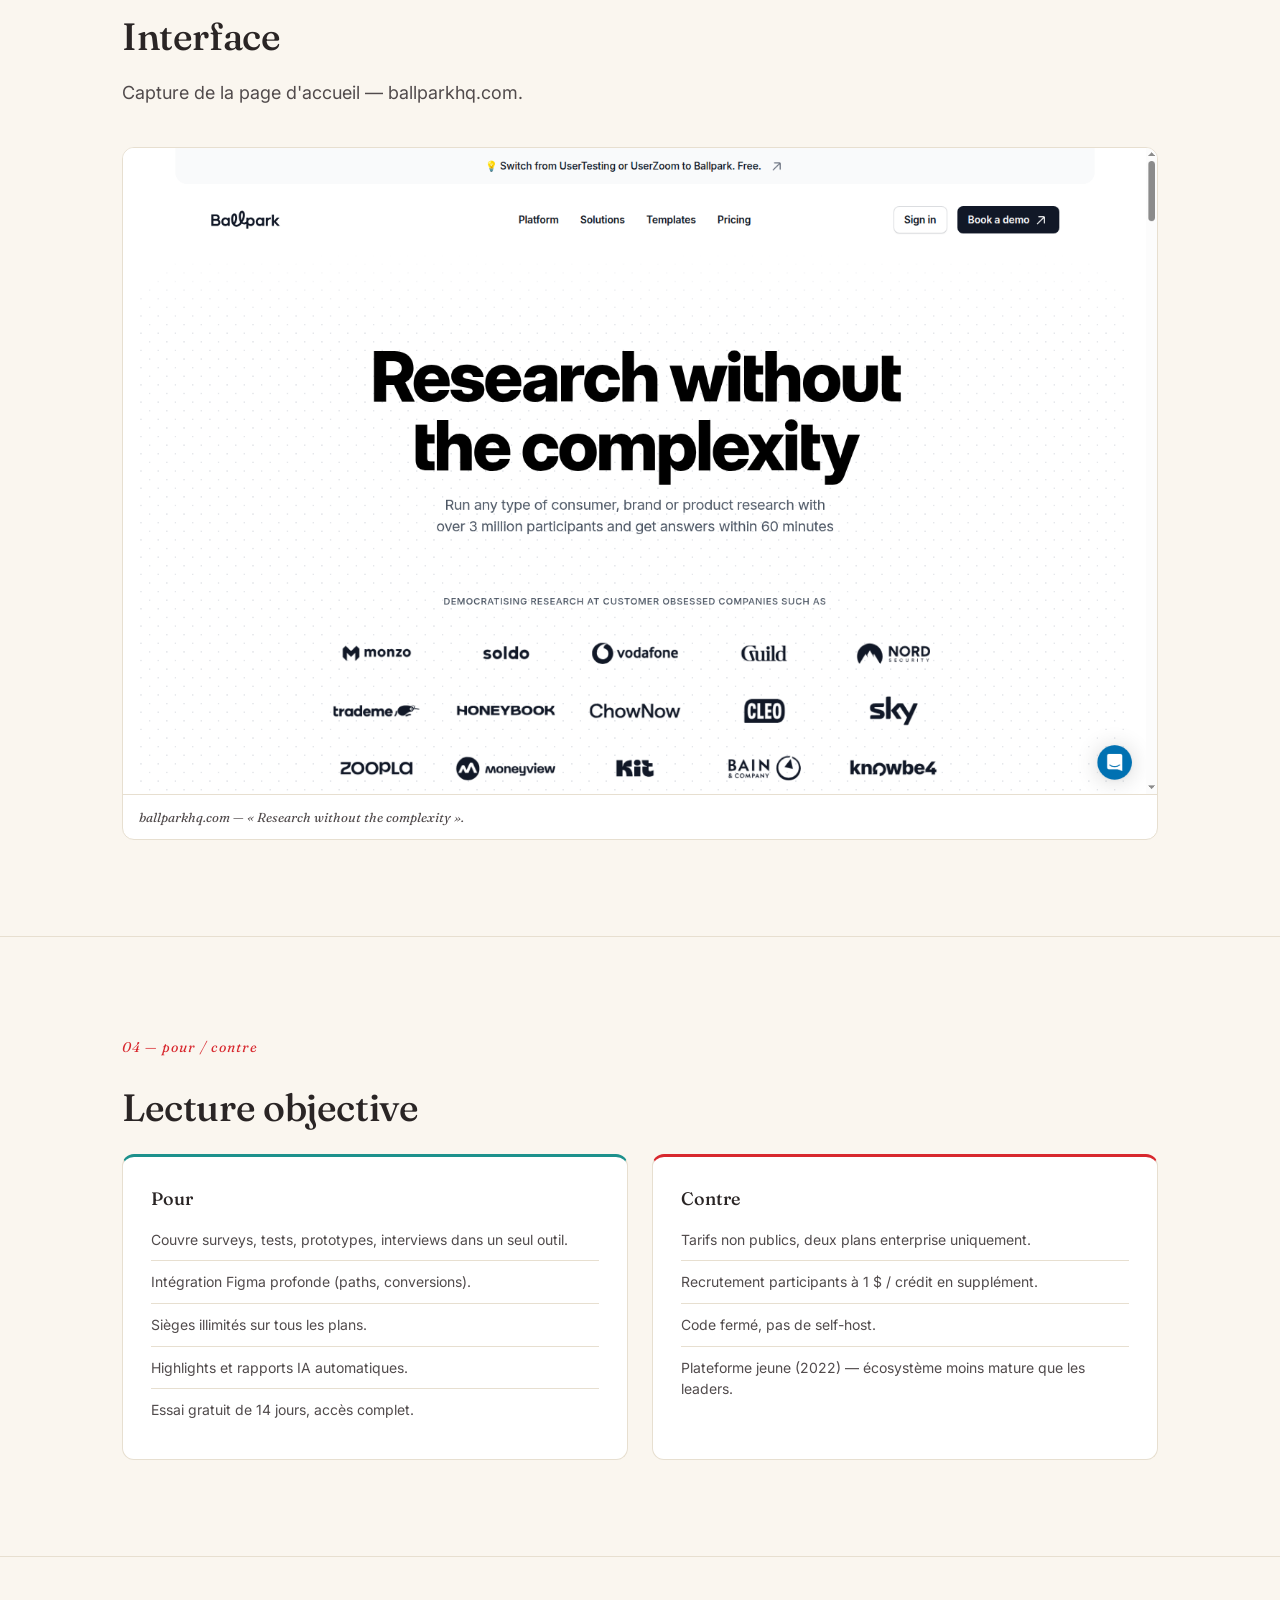
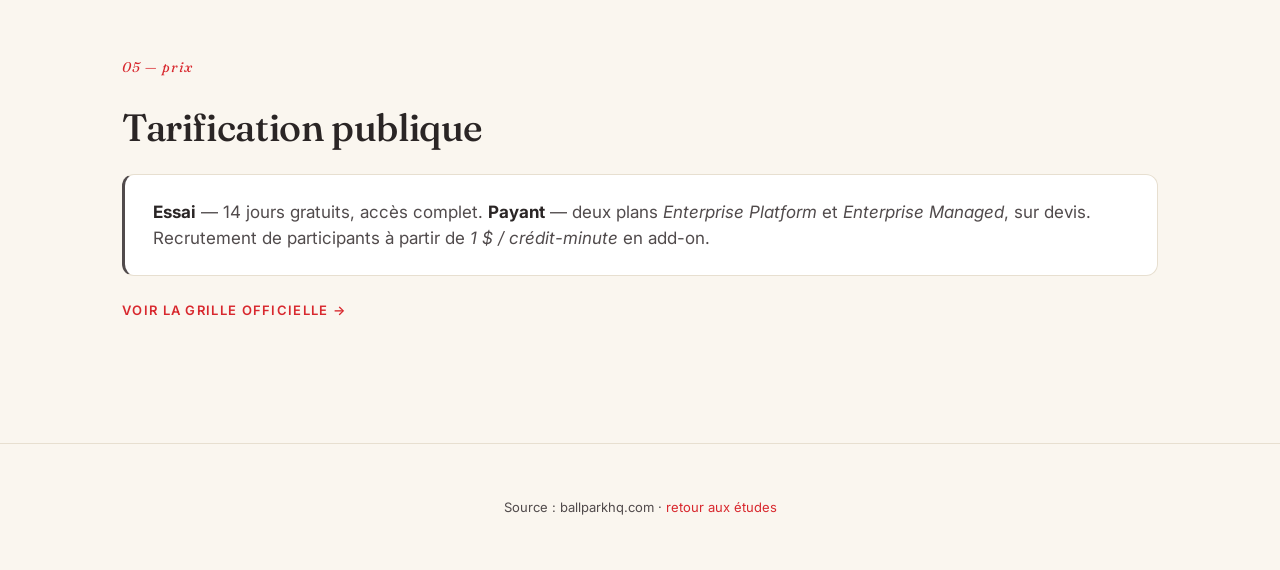
<file: presentations/feedback-collection/cases/ballpark.html>
<!DOCTYPE html>
<html lang="fr">
<head>
  <meta charset="UTF-8" />
  <meta name="viewport" content="width=device-width, initial-scale=1.0" />
  <title>Ballpark — étude de cas</title>
  <meta name="description" content="Ballpark : plateforme user research (tests, surveys, prototypes Figma)." />
  <link rel="preconnect" href="https://fonts.googleapis.com">
  <link rel="preconnect" href="https://fonts.gstatic.com" crossorigin>
  <link href="https://fonts.googleapis.com/css2?family=Fraunces:ital,wght@0,400;0,500;1,400;1,500&family=Inter:wght@400;500;600&display=swap" rel="stylesheet">
  <link rel="stylesheet" href="../../../assets/css/style.css" />
</head>
<body>
  <header class="hero">
    <div class="container">
      <a class="back" href="index.html">← Études de cas</a>
      <p class="eyebrow" style="margin-top: 32px;">Étude de cas · 03</p>
      <h1>Ballpark</h1>
      <p class="lead">User research « tout-en-un » : tests, surveys, vidéo, prototypes Figma.</p>
      <div class="case-meta">
        <span class="case-meta__item"><strong>Éditeur</strong>Ballpark Labs Ltd</span>
        <span class="case-meta__item"><strong>Origine</strong>Londres, Royaume-Uni</span>
        <span class="case-meta__item"><strong>Fondé</strong>2022</span>
        <span class="case-meta__item"><strong>Modèle</strong>SaaS · code fermé</span>
      </div>
    </div>
  </header>

  <main>
    <section class="section">
      <div class="container">
        <span class="section__num">01 — problème résolu</span>
        <h2>Démocratiser la recherche dans les équipes produit</h2>
        <p class="section__intro">
          Les équipes product / design jonglent souvent entre plusieurs outils (Maze pour les
          prototypes, Typeform pour les surveys, Lookback pour les interviews). Ballpark regroupe
          ces méthodes dans une interface unique, pensée pour être utilisable sans être chercheur.
        </p>
      </div>
    </section>

    <section class="section">
      <div class="container">
        <span class="section__num">02 — comment ça marche</span>
        <h2>Un builder visuel, des tâches multi-formats</h2>
        <p class="section__intro">
          On assemble une étude comme on monte une présentation. On mixe survey, vidéo, tests de
          prototype (Figma), tests de site, copy test, preference test, first click, 5-second test,
          card sorting, recrutement via screeners, ou interviews en direct. L'IA génère des reels
          de réactions et des rapports à partir des données collectées.
        </p>
        <div class="fact">
          <p>
            <strong>Figma natif</strong> — test de maquettes sans plugin, suivi des clics,
            conversions par étape et vue des chemins empruntés.
          </p>
        </div>
      </div>
    </section>

    <section class="section">
      <div class="container">
        <span class="section__num">03 — captures d'écran</span>
        <h2>Interface</h2>
        <p class="section__intro">Capture de la page d'accueil — ballparkhq.com.</p>
        <div class="shots">
          <figure class="shot">
            <img src="../../../assets/images/cases/ballpark.png" alt="Page d'accueil de Ballpark" loading="lazy" />
            <figcaption>ballparkhq.com — « Research without the complexity ».</figcaption>
          </figure>
        </div>
      </div>
    </section>

    <section class="section">
      <div class="container">
        <span class="section__num">04 — pour / contre</span>
        <h2>Lecture objective</h2>
        <div class="case-cols">
          <div class="case-col case-col--pro">
            <h3>Pour</h3>
            <ul>
              <li>Couvre surveys, tests, prototypes, interviews dans un seul outil.</li>
              <li>Intégration Figma profonde (paths, conversions).</li>
              <li>Sièges illimités sur tous les plans.</li>
              <li>Highlights et rapports IA automatiques.</li>
              <li>Essai gratuit de 14 jours, accès complet.</li>
            </ul>
          </div>
          <div class="case-col case-col--con">
            <h3>Contre</h3>
            <ul>
              <li>Tarifs non publics, deux plans enterprise uniquement.</li>
              <li>Recrutement participants à 1 $ / crédit en supplément.</li>
              <li>Code fermé, pas de self-host.</li>
              <li>Plateforme jeune (2022) — écosystème moins mature que les leaders.</li>
            </ul>
          </div>
        </div>
      </div>
    </section>

    <section class="section">
      <div class="container">
        <span class="section__num">05 — prix</span>
        <h2>Tarification publique</h2>
        <div class="fact">
          <p>
            <strong>Essai</strong> — 14 jours gratuits, accès complet.
            <strong>Payant</strong> — deux plans <em>Enterprise Platform</em> et
            <em>Enterprise Managed</em>, sur devis. Recrutement de participants à partir de
            <em>1 $ / crédit-minute</em> en add-on.
          </p>
        </div>
        <a class="source-link" href="https://ballparkhq.com/pricing" target="_blank" rel="noopener">Voir la grille officielle →</a>
      </div>
    </section>
  </main>

  <footer class="footer">
    <div class="container">
      <p>Source : ballparkhq.com · <a href="index.html">retour aux études</a></p>
    </div>
  </footer>
</body>
</html>
</file>
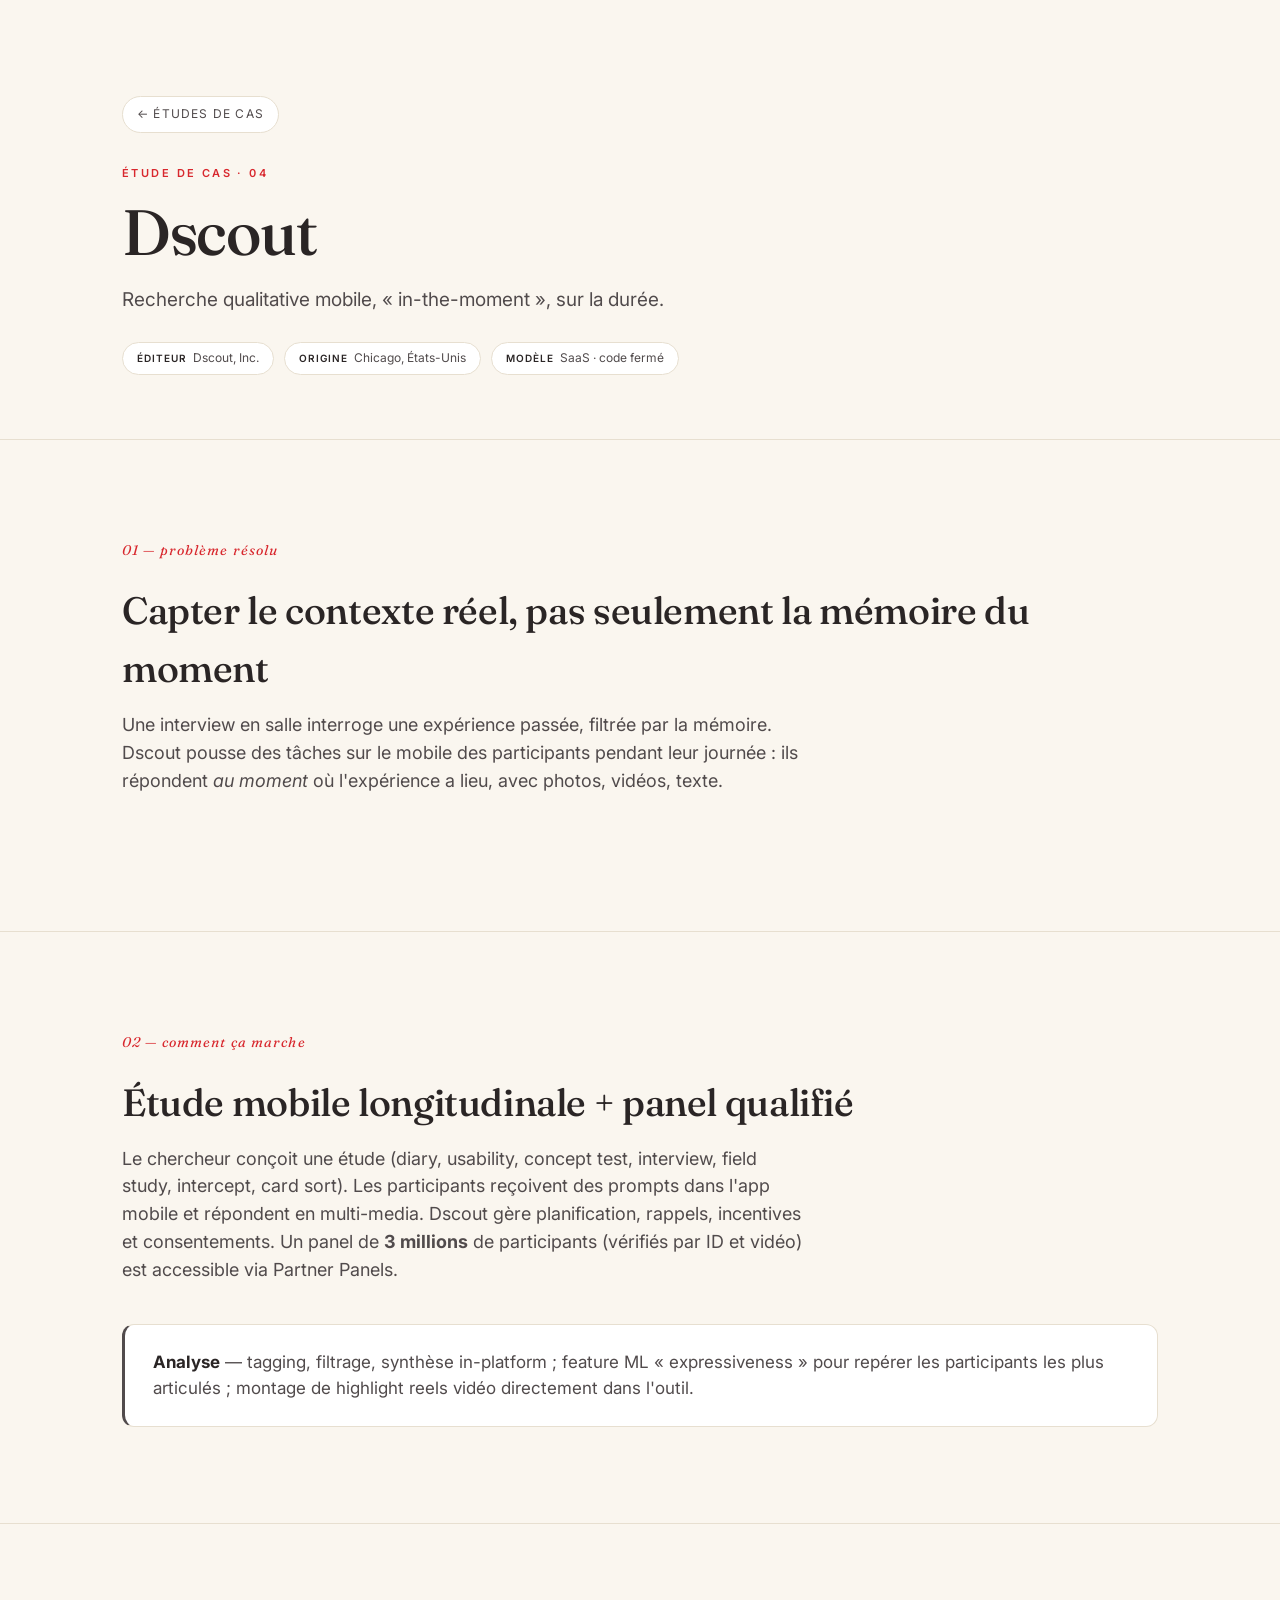
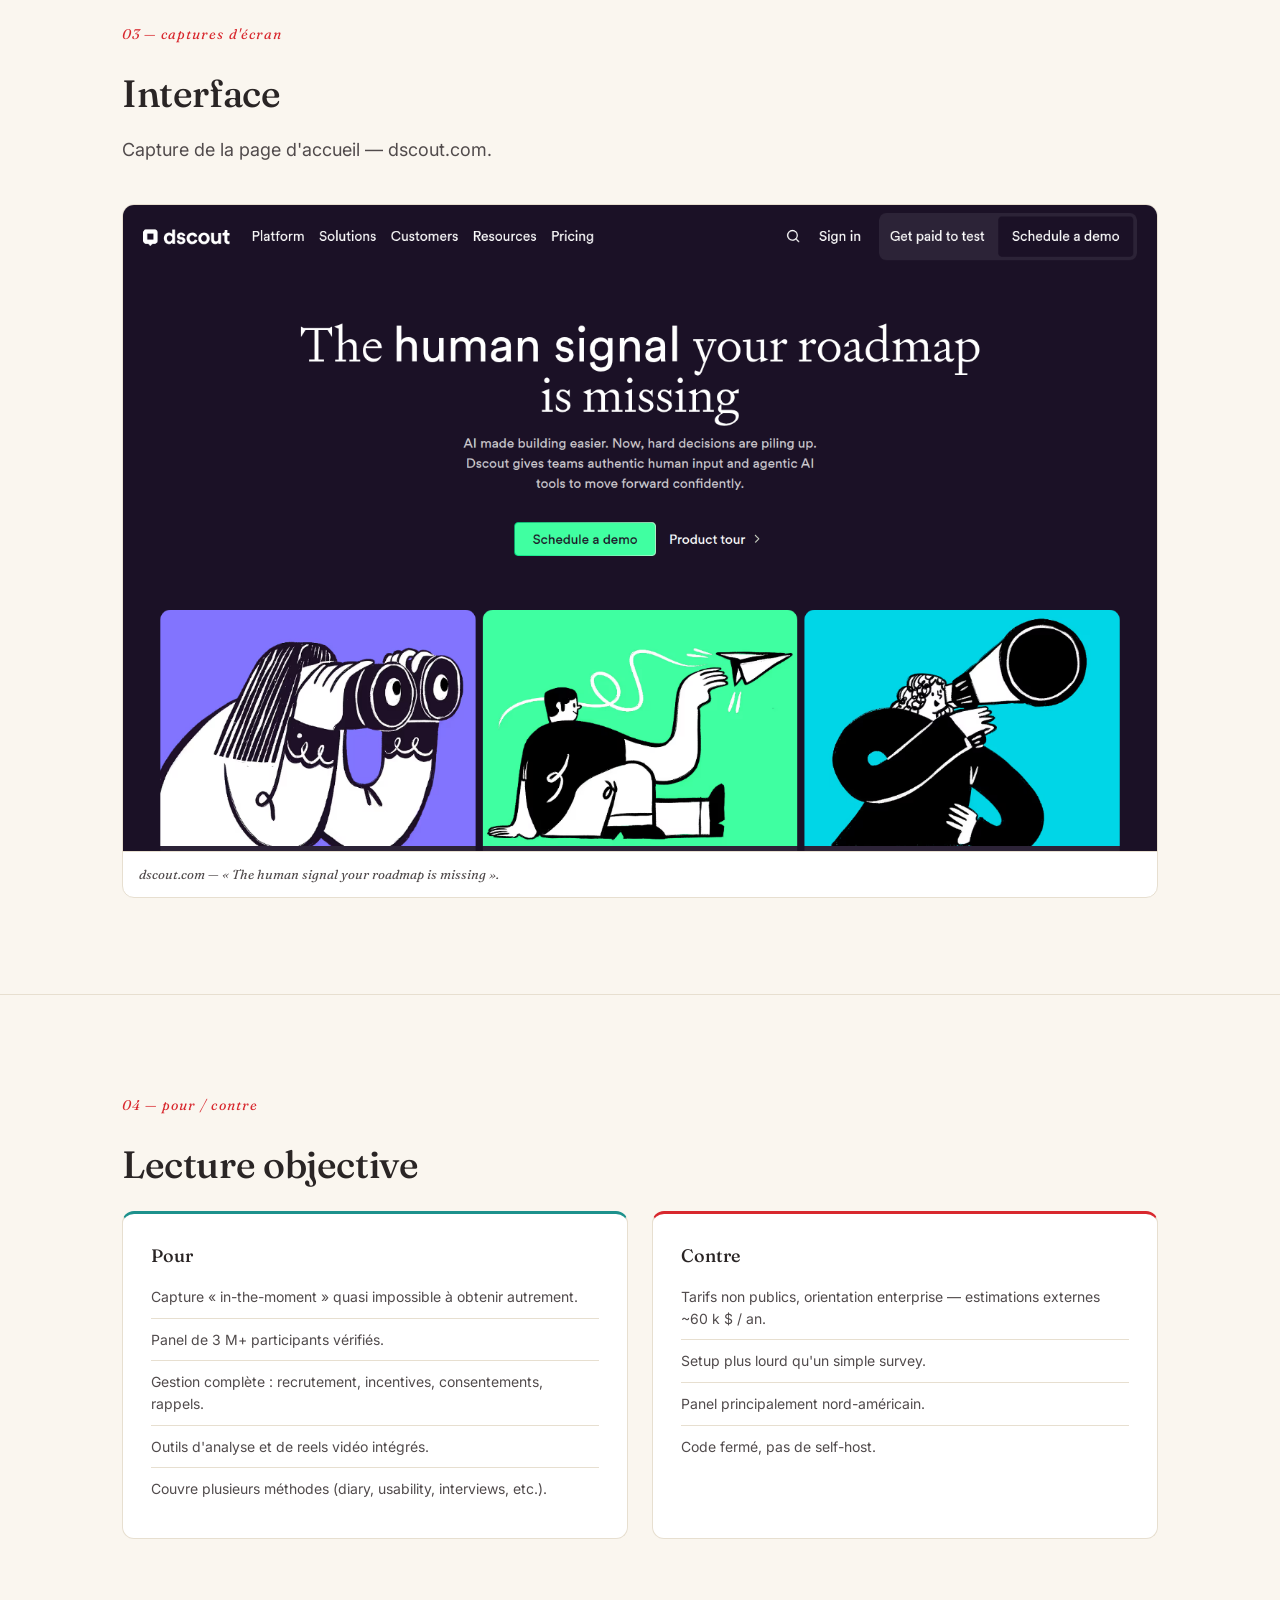
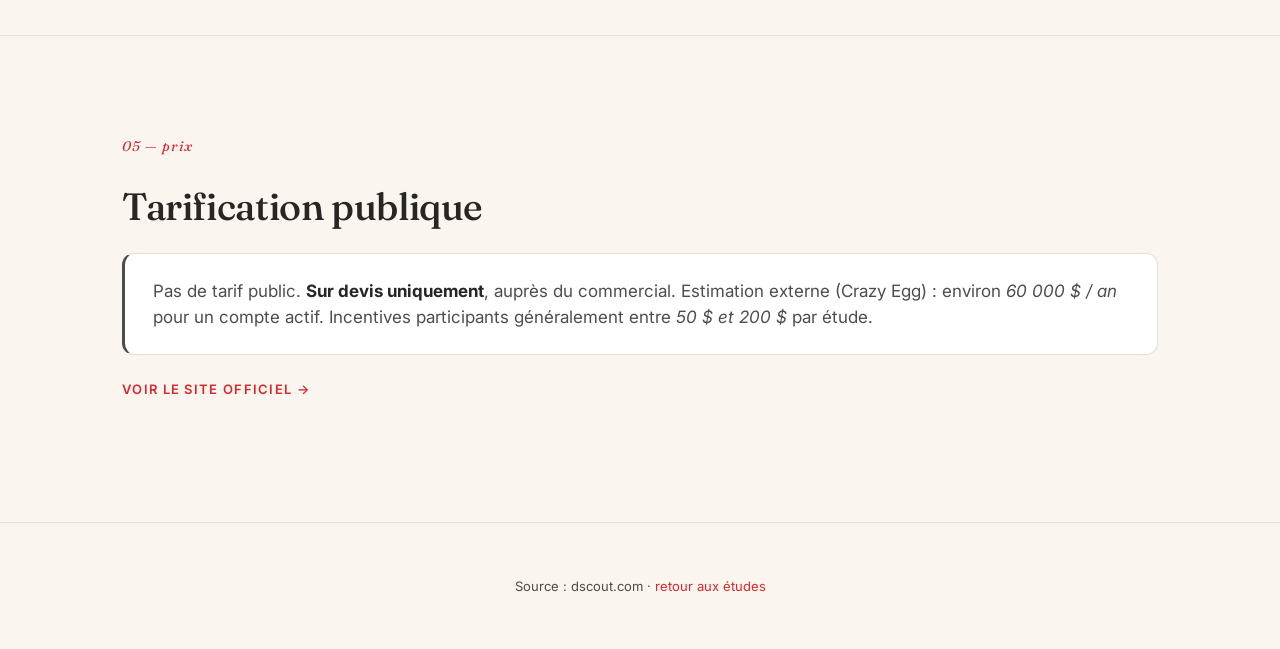
<file: presentations/feedback-collection/cases/dscout.html>
<!DOCTYPE html>
<html lang="fr">
<head>
  <meta charset="UTF-8" />
  <meta name="viewport" content="width=device-width, initial-scale=1.0" />
  <title>Dscout — étude de cas</title>
  <meta name="description" content="Dscout : recherche qualitative mobile et diary studies." />
  <link rel="preconnect" href="https://fonts.googleapis.com">
  <link rel="preconnect" href="https://fonts.gstatic.com" crossorigin>
  <link href="https://fonts.googleapis.com/css2?family=Fraunces:ital,wght@0,400;0,500;1,400;1,500&family=Inter:wght@400;500;600&display=swap" rel="stylesheet">
  <link rel="stylesheet" href="../../../assets/css/style.css" />
</head>
<body>
  <header class="hero">
    <div class="container">
      <a class="back" href="index.html">← Études de cas</a>
      <p class="eyebrow" style="margin-top: 32px;">Étude de cas · 04</p>
      <h1>Dscout</h1>
      <p class="lead">Recherche qualitative mobile, « in-the-moment », sur la durée.</p>
      <div class="case-meta">
        <span class="case-meta__item"><strong>Éditeur</strong>Dscout, Inc.</span>
        <span class="case-meta__item"><strong>Origine</strong>Chicago, États-Unis</span>
        <span class="case-meta__item"><strong>Modèle</strong>SaaS · code fermé</span>
      </div>
    </div>
  </header>

  <main>
    <section class="section">
      <div class="container">
        <span class="section__num">01 — problème résolu</span>
        <h2>Capter le contexte réel, pas seulement la mémoire du moment</h2>
        <p class="section__intro">
          Une interview en salle interroge une expérience passée, filtrée par la mémoire.
          Dscout pousse des tâches sur le mobile des participants pendant leur journée : ils
          répondent <em>au moment</em> où l'expérience a lieu, avec photos, vidéos, texte.
        </p>
      </div>
    </section>

    <section class="section">
      <div class="container">
        <span class="section__num">02 — comment ça marche</span>
        <h2>Étude mobile longitudinale + panel qualifié</h2>
        <p class="section__intro">
          Le chercheur conçoit une étude (diary, usability, concept test, interview, field study,
          intercept, card sort). Les participants reçoivent des prompts dans l'app mobile et
          répondent en multi-media. Dscout gère planification, rappels, incentives et consentements.
          Un panel de <strong>3&nbsp;millions</strong> de participants (vérifiés par ID et vidéo)
          est accessible via Partner Panels.
        </p>
        <div class="fact">
          <p>
            <strong>Analyse</strong> — tagging, filtrage, synthèse in-platform ; feature ML
            « expressiveness » pour repérer les participants les plus articulés ; montage de
            highlight reels vidéo directement dans l'outil.
          </p>
        </div>
      </div>
    </section>

    <section class="section">
      <div class="container">
        <span class="section__num">03 — captures d'écran</span>
        <h2>Interface</h2>
        <p class="section__intro">Capture de la page d'accueil — dscout.com.</p>
        <div class="shots">
          <figure class="shot">
            <img src="../../../assets/images/cases/dscout.png" alt="Page d'accueil de Dscout" loading="lazy" />
            <figcaption>dscout.com — « The human signal your roadmap is missing ».</figcaption>
          </figure>
        </div>
      </div>
    </section>

    <section class="section">
      <div class="container">
        <span class="section__num">04 — pour / contre</span>
        <h2>Lecture objective</h2>
        <div class="case-cols">
          <div class="case-col case-col--pro">
            <h3>Pour</h3>
            <ul>
              <li>Capture « in-the-moment » quasi impossible à obtenir autrement.</li>
              <li>Panel de 3 M+ participants vérifiés.</li>
              <li>Gestion complète : recrutement, incentives, consentements, rappels.</li>
              <li>Outils d'analyse et de reels vidéo intégrés.</li>
              <li>Couvre plusieurs méthodes (diary, usability, interviews, etc.).</li>
            </ul>
          </div>
          <div class="case-col case-col--con">
            <h3>Contre</h3>
            <ul>
              <li>Tarifs non publics, orientation enterprise — estimations externes ~60 k $ / an.</li>
              <li>Setup plus lourd qu'un simple survey.</li>
              <li>Panel principalement nord-américain.</li>
              <li>Code fermé, pas de self-host.</li>
            </ul>
          </div>
        </div>
      </div>
    </section>

    <section class="section">
      <div class="container">
        <span class="section__num">05 — prix</span>
        <h2>Tarification publique</h2>
        <div class="fact">
          <p>
            Pas de tarif public. <strong>Sur devis uniquement</strong>, auprès du commercial.
            Estimation externe (Crazy Egg) : environ <em>60 000 $ / an</em> pour un compte actif.
            Incentives participants généralement entre <em>50 $ et 200 $</em> par étude.
          </p>
        </div>
        <a class="source-link" href="https://dscout.com" target="_blank" rel="noopener">Voir le site officiel →</a>
      </div>
    </section>
  </main>

  <footer class="footer">
    <div class="container">
      <p>Source : dscout.com · <a href="index.html">retour aux études</a></p>
    </div>
  </footer>
</body>
</html>
</file>
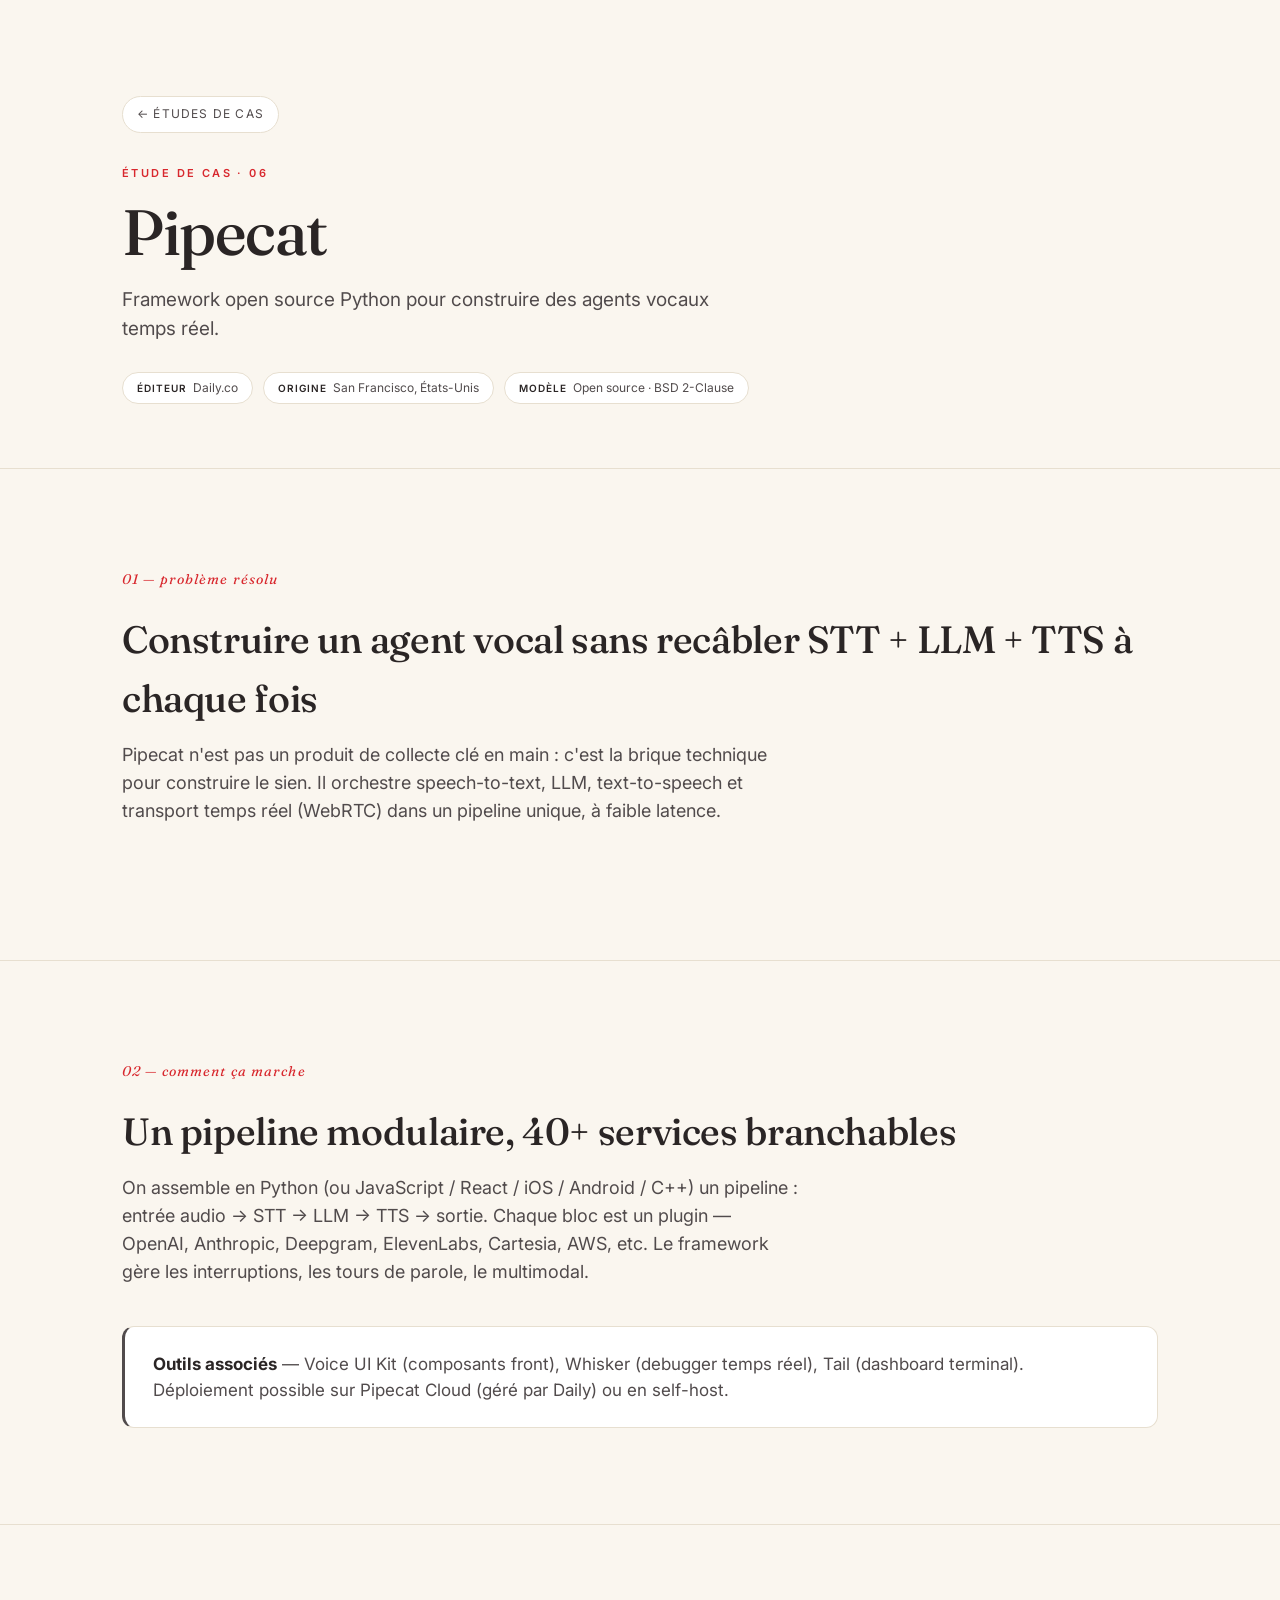
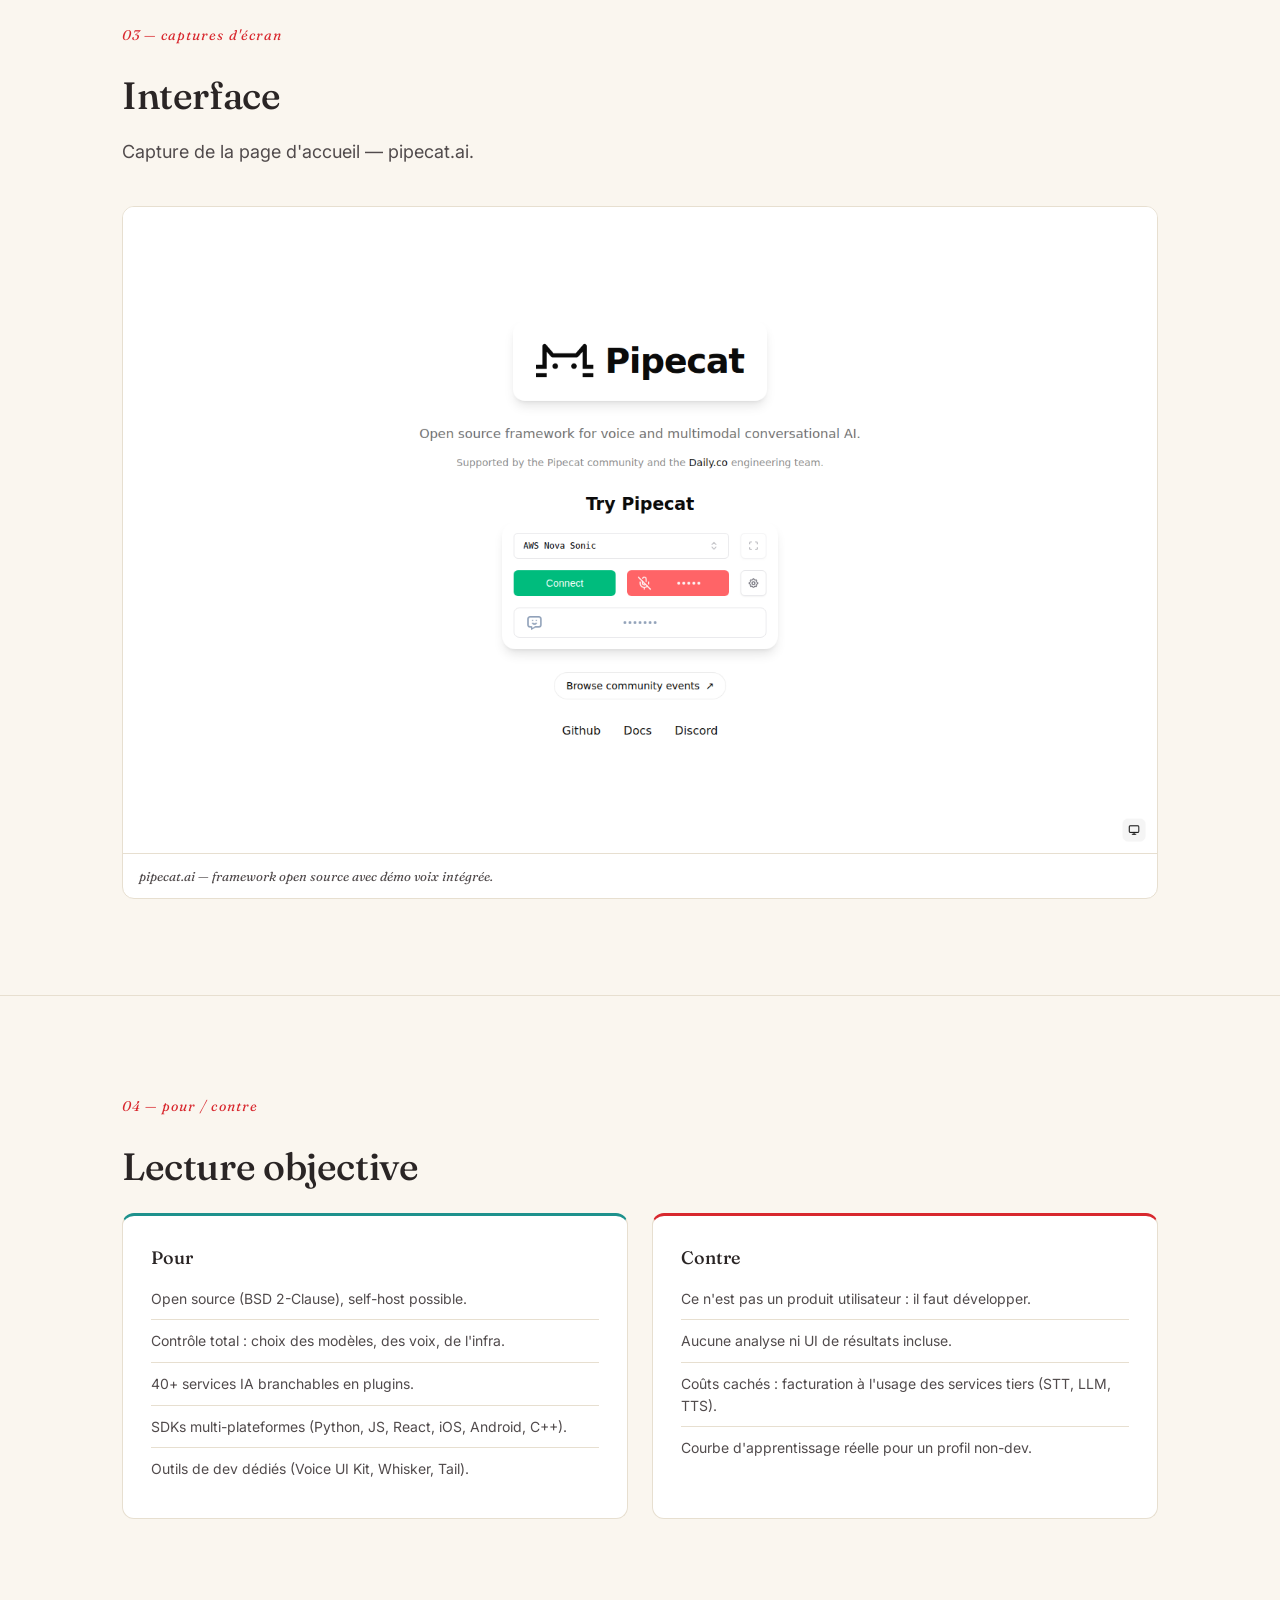
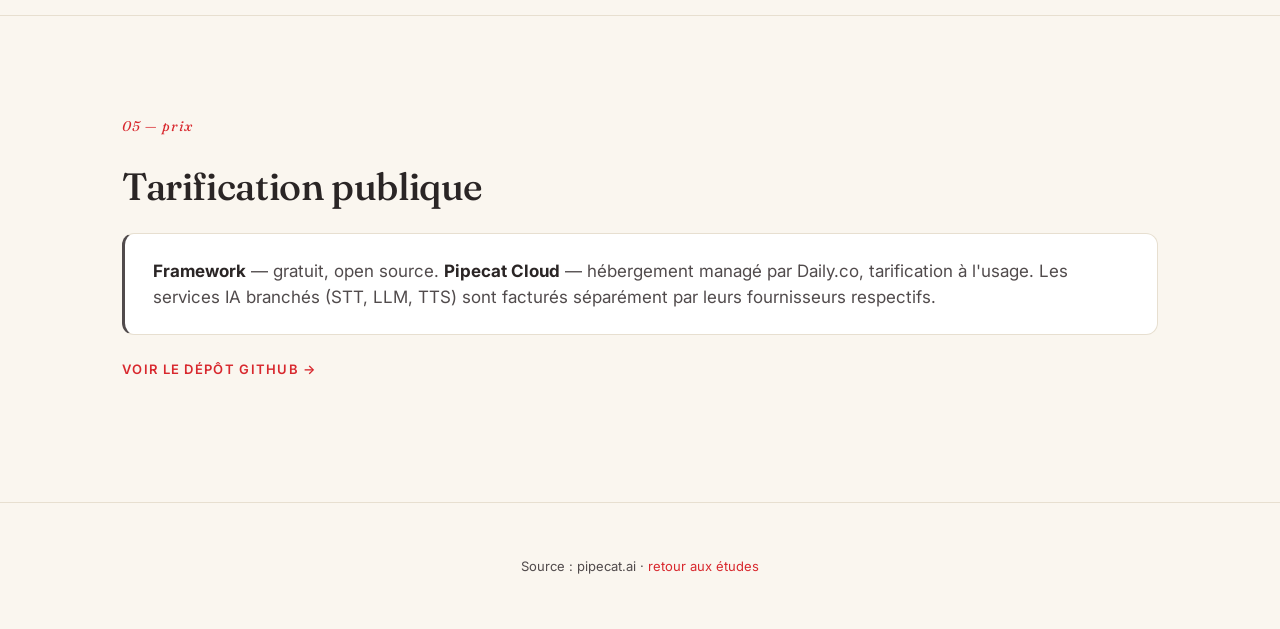
<file: presentations/feedback-collection/cases/pipecat.html>
<!DOCTYPE html>
<html lang="fr">
<head>
  <meta charset="UTF-8" />
  <meta name="viewport" content="width=device-width, initial-scale=1.0" />
  <title>Pipecat — étude de cas</title>
  <meta name="description" content="Pipecat : framework open source pour agents vocaux temps réel." />
  <link rel="preconnect" href="https://fonts.googleapis.com">
  <link rel="preconnect" href="https://fonts.gstatic.com" crossorigin>
  <link href="https://fonts.googleapis.com/css2?family=Fraunces:ital,wght@0,400;0,500;1,400;1,500&family=Inter:wght@400;500;600&display=swap" rel="stylesheet">
  <link rel="stylesheet" href="../../../assets/css/style.css" />
</head>
<body>
  <header class="hero">
    <div class="container">
      <a class="back" href="index.html">← Études de cas</a>
      <p class="eyebrow" style="margin-top: 32px;">Étude de cas · 06</p>
      <h1>Pipecat</h1>
      <p class="lead">Framework open source Python pour construire des agents vocaux temps réel.</p>
      <div class="case-meta">
        <span class="case-meta__item"><strong>Éditeur</strong>Daily.co</span>
        <span class="case-meta__item"><strong>Origine</strong>San Francisco, États-Unis</span>
        <span class="case-meta__item"><strong>Modèle</strong>Open source · BSD 2-Clause</span>
      </div>
    </div>
  </header>

  <main>
    <section class="section">
      <div class="container">
        <span class="section__num">01 — problème résolu</span>
        <h2>Construire un agent vocal sans recâbler STT + LLM + TTS à chaque fois</h2>
        <p class="section__intro">
          Pipecat n'est pas un produit de collecte clé en main : c'est la brique technique
          pour construire le sien. Il orchestre speech-to-text, LLM, text-to-speech et transport
          temps réel (WebRTC) dans un pipeline unique, à faible latence.
        </p>
      </div>
    </section>

    <section class="section">
      <div class="container">
        <span class="section__num">02 — comment ça marche</span>
        <h2>Un pipeline modulaire, 40+ services branchables</h2>
        <p class="section__intro">
          On assemble en Python (ou JavaScript / React / iOS / Android / C++) un pipeline :
          entrée audio → STT → LLM → TTS → sortie. Chaque bloc est un plugin — OpenAI, Anthropic,
          Deepgram, ElevenLabs, Cartesia, AWS, etc. Le framework gère les interruptions, les
          tours de parole, le multimodal.
        </p>
        <div class="fact">
          <p>
            <strong>Outils associés</strong> — Voice UI Kit (composants front),
            Whisker (debugger temps réel), Tail (dashboard terminal). Déploiement possible sur
            Pipecat Cloud (géré par Daily) ou en self-host.
          </p>
        </div>
      </div>
    </section>

    <section class="section">
      <div class="container">
        <span class="section__num">03 — captures d'écran</span>
        <h2>Interface</h2>
        <p class="section__intro">Capture de la page d'accueil — pipecat.ai.</p>
        <div class="shots">
          <figure class="shot">
            <img src="../../../assets/images/cases/pipecat.png" alt="Page d'accueil de Pipecat" loading="lazy" />
            <figcaption>pipecat.ai — framework open source avec démo voix intégrée.</figcaption>
          </figure>
        </div>
      </div>
    </section>

    <section class="section">
      <div class="container">
        <span class="section__num">04 — pour / contre</span>
        <h2>Lecture objective</h2>
        <div class="case-cols">
          <div class="case-col case-col--pro">
            <h3>Pour</h3>
            <ul>
              <li>Open source (BSD 2-Clause), self-host possible.</li>
              <li>Contrôle total : choix des modèles, des voix, de l'infra.</li>
              <li>40+ services IA branchables en plugins.</li>
              <li>SDKs multi-plateformes (Python, JS, React, iOS, Android, C++).</li>
              <li>Outils de dev dédiés (Voice UI Kit, Whisker, Tail).</li>
            </ul>
          </div>
          <div class="case-col case-col--con">
            <h3>Contre</h3>
            <ul>
              <li>Ce n'est pas un produit utilisateur : il faut développer.</li>
              <li>Aucune analyse ni UI de résultats incluse.</li>
              <li>Coûts cachés : facturation à l'usage des services tiers (STT, LLM, TTS).</li>
              <li>Courbe d'apprentissage réelle pour un profil non-dev.</li>
            </ul>
          </div>
        </div>
      </div>
    </section>

    <section class="section">
      <div class="container">
        <span class="section__num">05 — prix</span>
        <h2>Tarification publique</h2>
        <div class="fact">
          <p>
            <strong>Framework</strong> — gratuit, open source. <strong>Pipecat Cloud</strong> —
            hébergement managé par Daily.co, tarification à l'usage. Les services IA branchés
            (STT, LLM, TTS) sont facturés séparément par leurs fournisseurs respectifs.
          </p>
        </div>
        <a class="source-link" href="https://github.com/pipecat-ai/pipecat" target="_blank" rel="noopener">Voir le dépôt GitHub →</a>
      </div>
    </section>
  </main>

  <footer class="footer">
    <div class="container">
      <p>Source : pipecat.ai · <a href="index.html">retour aux études</a></p>
    </div>
  </footer>
</body>
</html>
</file>
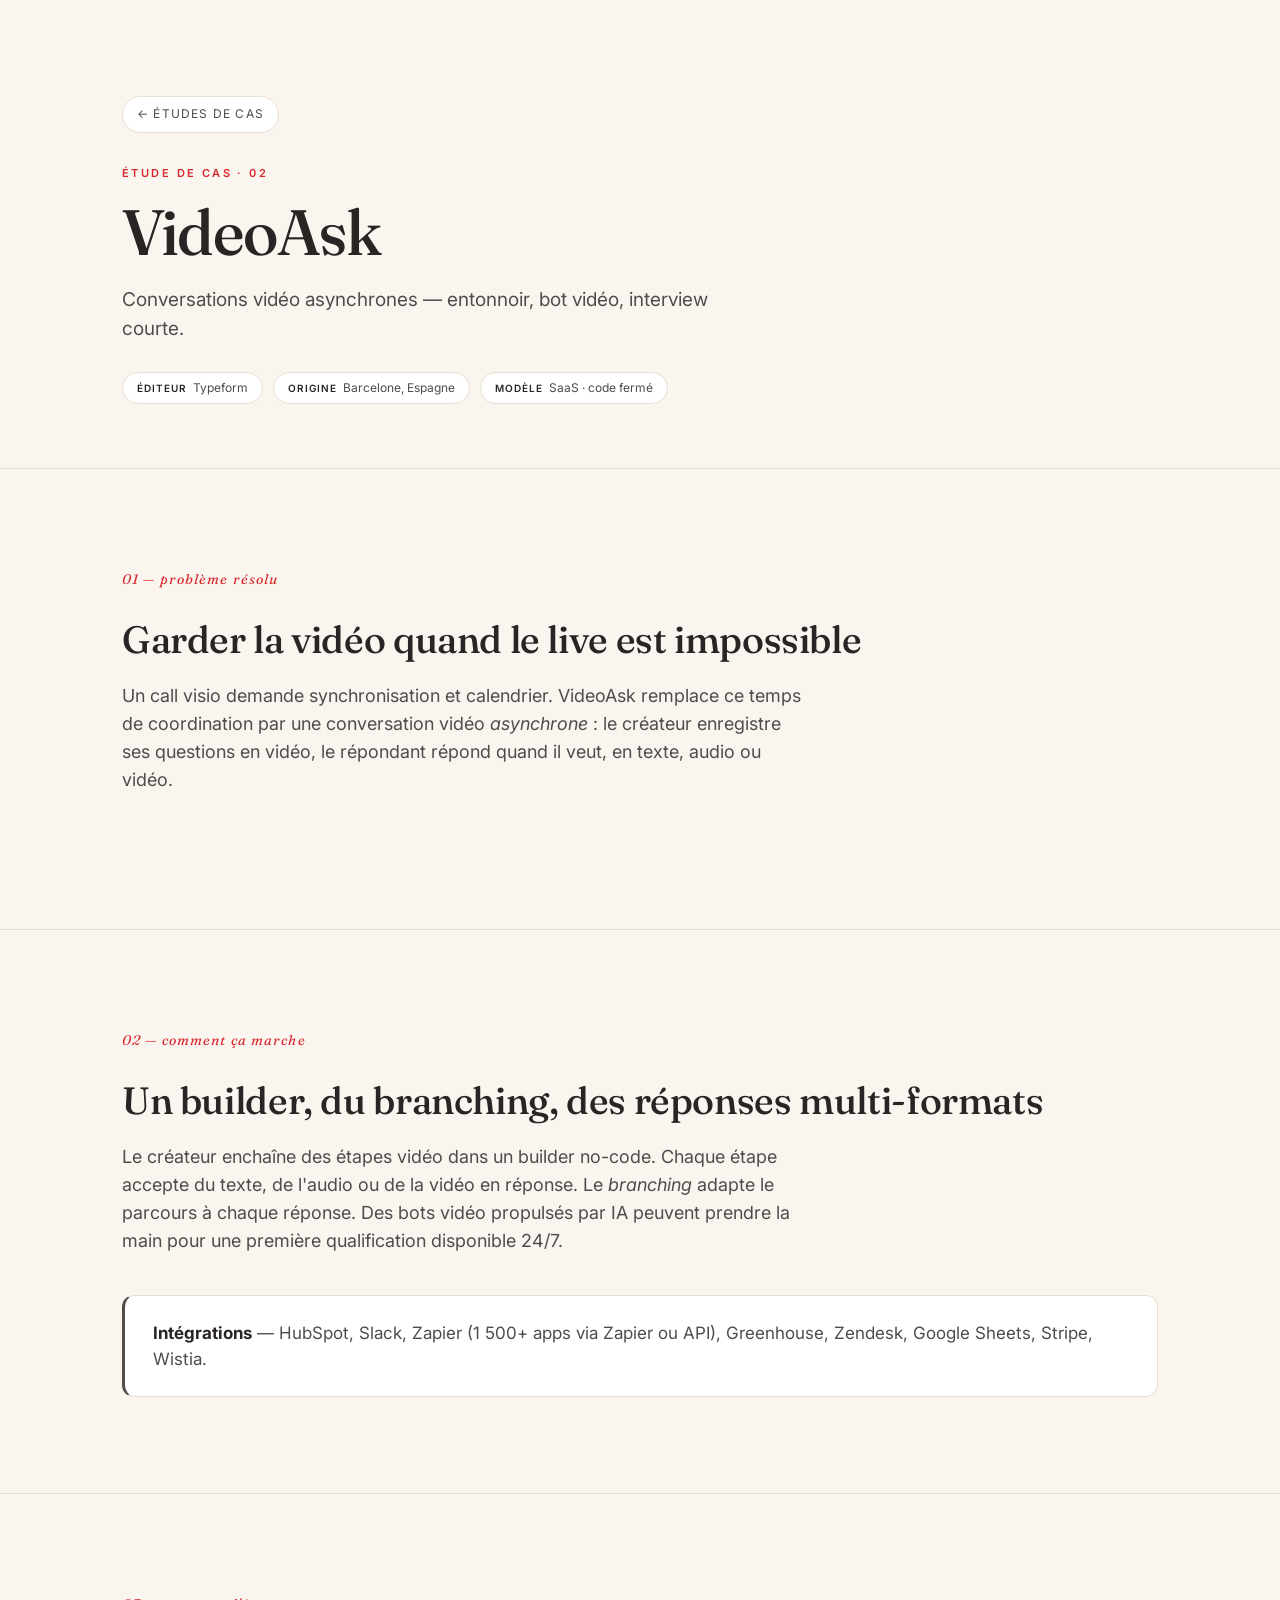
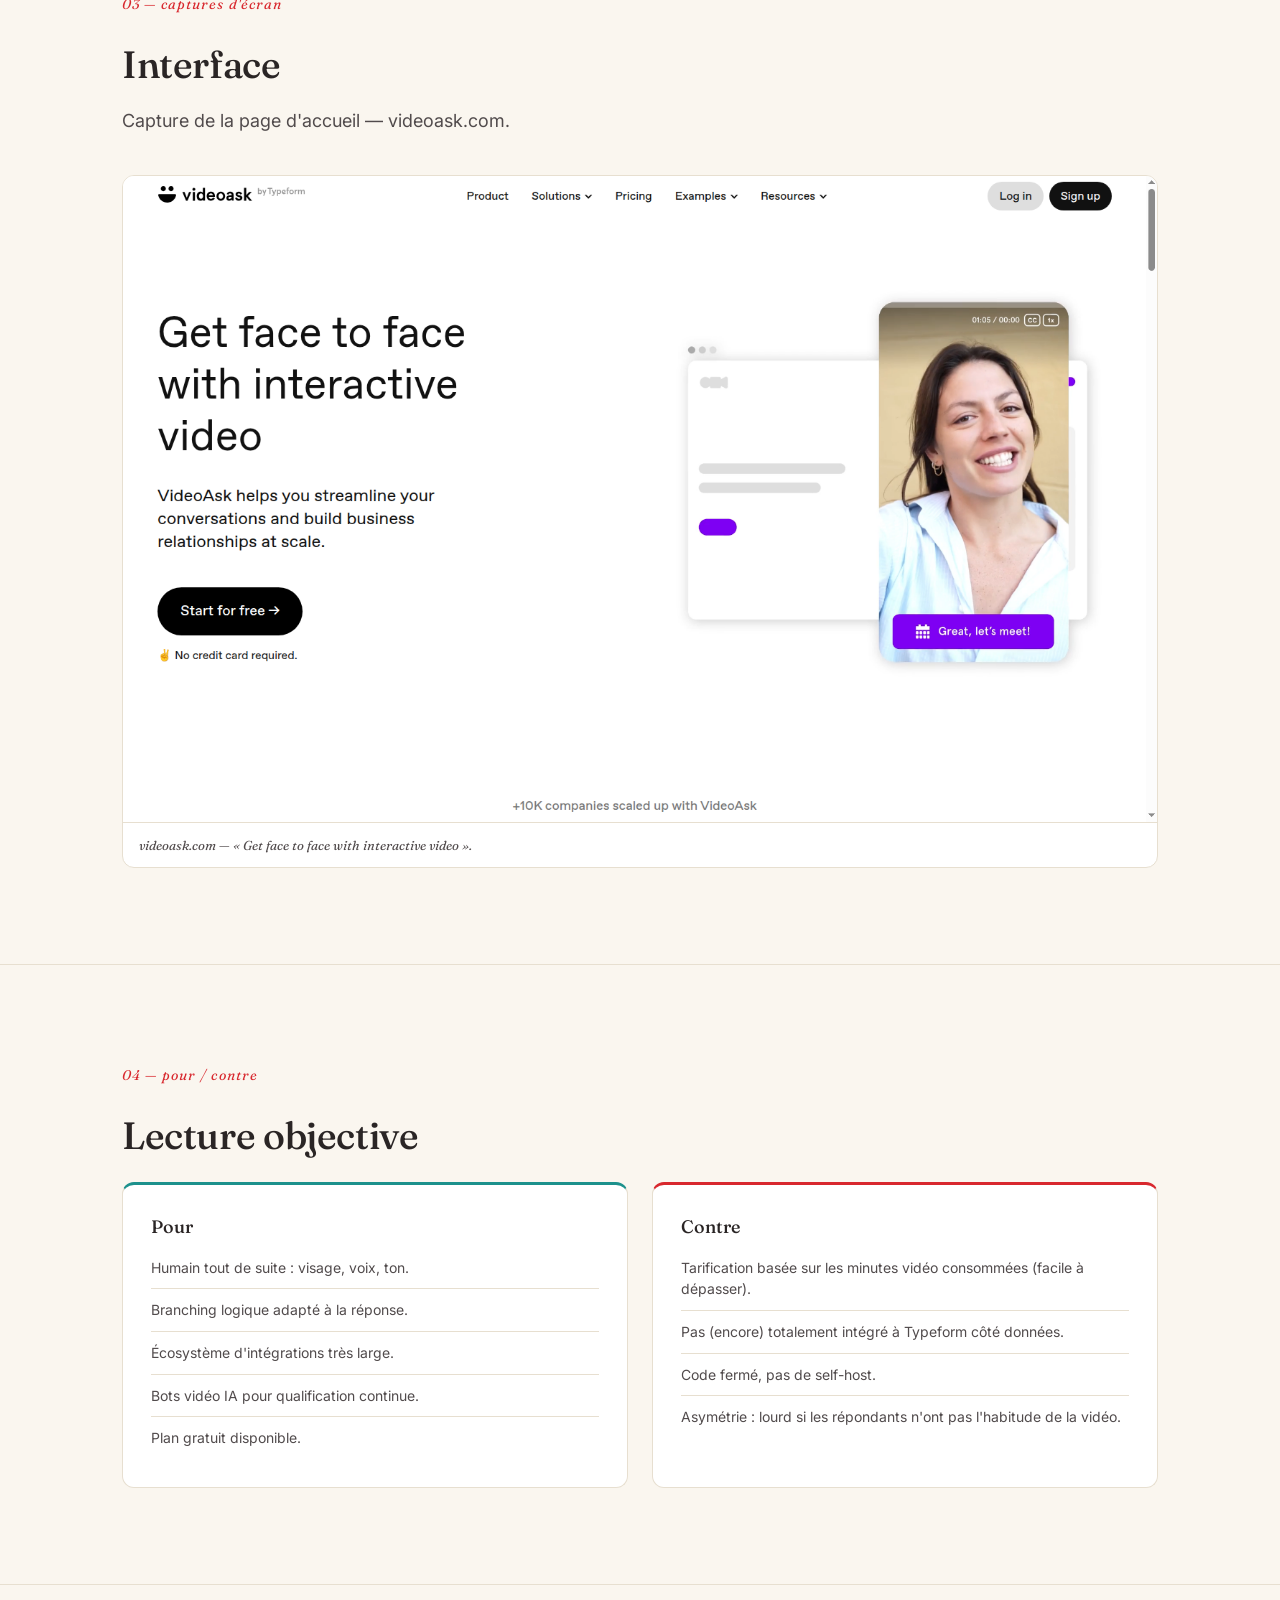
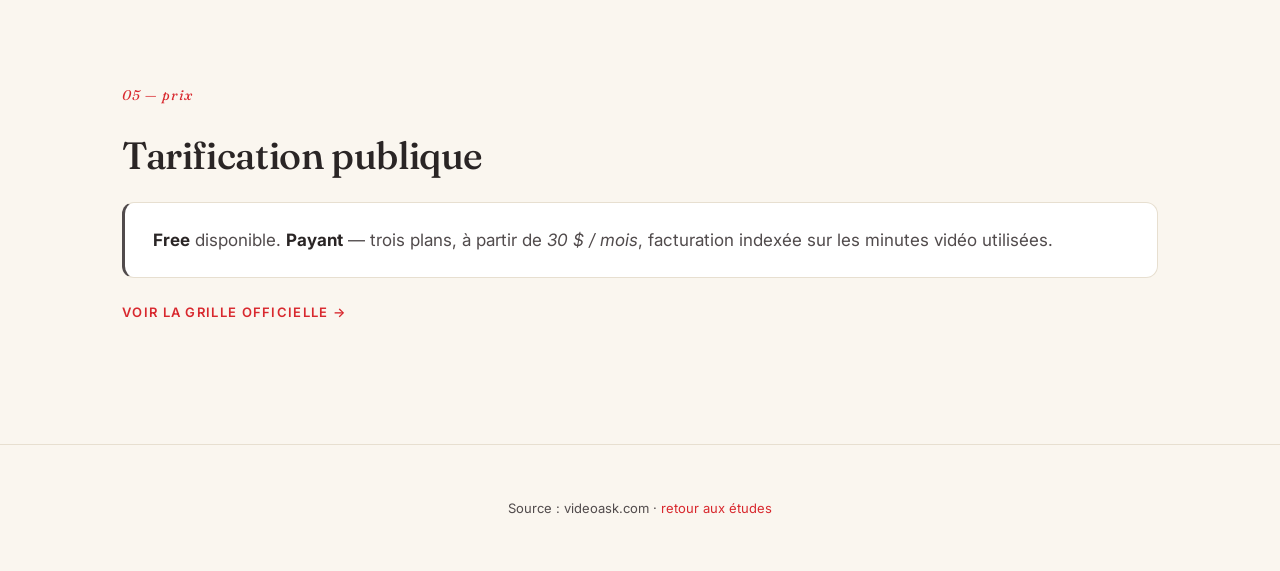
<file: presentations/feedback-collection/cases/videoask.html>
<!DOCTYPE html>
<html lang="fr">
<head>
  <meta charset="UTF-8" />
  <meta name="viewport" content="width=device-width, initial-scale=1.0" />
  <title>VideoAsk — étude de cas</title>
  <meta name="description" content="VideoAsk : conversations vidéo asynchrones par Typeform." />
  <link rel="preconnect" href="https://fonts.googleapis.com">
  <link rel="preconnect" href="https://fonts.gstatic.com" crossorigin>
  <link href="https://fonts.googleapis.com/css2?family=Fraunces:ital,wght@0,400;0,500;1,400;1,500&family=Inter:wght@400;500;600&display=swap" rel="stylesheet">
  <link rel="stylesheet" href="../../../assets/css/style.css" />
</head>
<body>
  <header class="hero">
    <div class="container">
      <a class="back" href="index.html">← Études de cas</a>
      <p class="eyebrow" style="margin-top: 32px;">Étude de cas · 02</p>
      <h1>VideoAsk</h1>
      <p class="lead">Conversations vidéo asynchrones — entonnoir, bot vidéo, interview courte.</p>
      <div class="case-meta">
        <span class="case-meta__item"><strong>Éditeur</strong>Typeform</span>
        <span class="case-meta__item"><strong>Origine</strong>Barcelone, Espagne</span>
        <span class="case-meta__item"><strong>Modèle</strong>SaaS · code fermé</span>
      </div>
    </div>
  </header>

  <main>
    <section class="section">
      <div class="container">
        <span class="section__num">01 — problème résolu</span>
        <h2>Garder la vidéo quand le live est impossible</h2>
        <p class="section__intro">
          Un call visio demande synchronisation et calendrier. VideoAsk remplace ce temps de
          coordination par une conversation vidéo <em>asynchrone</em> : le créateur enregistre
          ses questions en vidéo, le répondant répond quand il veut, en texte, audio ou vidéo.
        </p>
      </div>
    </section>

    <section class="section">
      <div class="container">
        <span class="section__num">02 — comment ça marche</span>
        <h2>Un builder, du branching, des réponses multi-formats</h2>
        <p class="section__intro">
          Le créateur enchaîne des étapes vidéo dans un builder no-code. Chaque étape accepte
          du texte, de l'audio ou de la vidéo en réponse. Le <em>branching</em> adapte le parcours
          à chaque réponse. Des bots vidéo propulsés par IA peuvent prendre la main pour une
          première qualification disponible 24/7.
        </p>
        <div class="fact">
          <p>
            <strong>Intégrations</strong> — HubSpot, Slack, Zapier (1 500+ apps via Zapier ou API),
            Greenhouse, Zendesk, Google Sheets, Stripe, Wistia.
          </p>
        </div>
      </div>
    </section>

    <section class="section">
      <div class="container">
        <span class="section__num">03 — captures d'écran</span>
        <h2>Interface</h2>
        <p class="section__intro">Capture de la page d'accueil — videoask.com.</p>
        <div class="shots">
          <figure class="shot">
            <img src="../../../assets/images/cases/videoask.png" alt="Page d'accueil de VideoAsk" loading="lazy" />
            <figcaption>videoask.com — « Get face to face with interactive video ».</figcaption>
          </figure>
        </div>
      </div>
    </section>

    <section class="section">
      <div class="container">
        <span class="section__num">04 — pour / contre</span>
        <h2>Lecture objective</h2>
        <div class="case-cols">
          <div class="case-col case-col--pro">
            <h3>Pour</h3>
            <ul>
              <li>Humain tout de suite : visage, voix, ton.</li>
              <li>Branching logique adapté à la réponse.</li>
              <li>Écosystème d'intégrations très large.</li>
              <li>Bots vidéo IA pour qualification continue.</li>
              <li>Plan gratuit disponible.</li>
            </ul>
          </div>
          <div class="case-col case-col--con">
            <h3>Contre</h3>
            <ul>
              <li>Tarification basée sur les minutes vidéo consommées (facile à dépasser).</li>
              <li>Pas (encore) totalement intégré à Typeform côté données.</li>
              <li>Code fermé, pas de self-host.</li>
              <li>Asymétrie : lourd si les répondants n'ont pas l'habitude de la vidéo.</li>
            </ul>
          </div>
        </div>
      </div>
    </section>

    <section class="section">
      <div class="container">
        <span class="section__num">05 — prix</span>
        <h2>Tarification publique</h2>
        <div class="fact">
          <p>
            <strong>Free</strong> disponible. <strong>Payant</strong> — trois plans, à partir de
            <em>30 $ / mois</em>, facturation indexée sur les minutes vidéo utilisées.
          </p>
        </div>
        <a class="source-link" href="https://www.videoask.com/pricing" target="_blank" rel="noopener">Voir la grille officielle →</a>
      </div>
    </section>
  </main>

  <footer class="footer">
    <div class="container">
      <p>Source : videoask.com · <a href="index.html">retour aux études</a></p>
    </div>
  </footer>
</body>
</html>
</file>
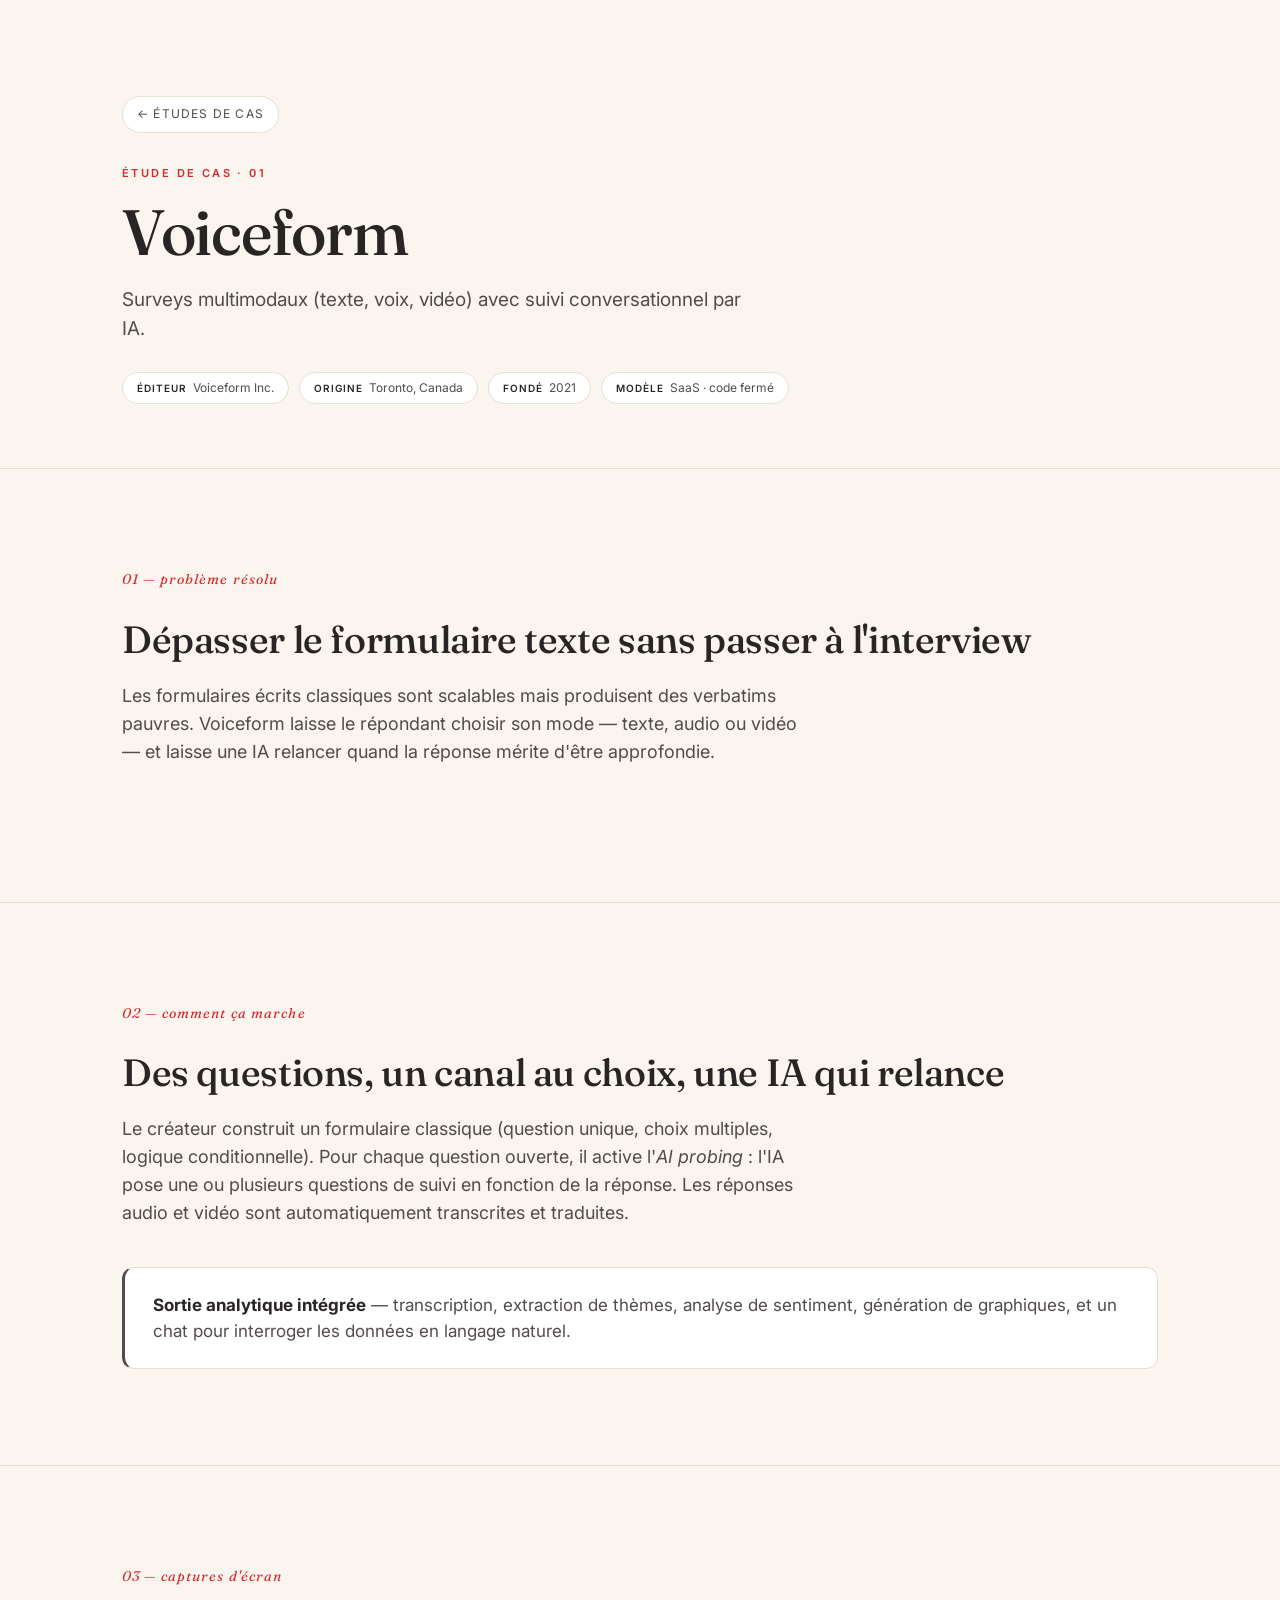
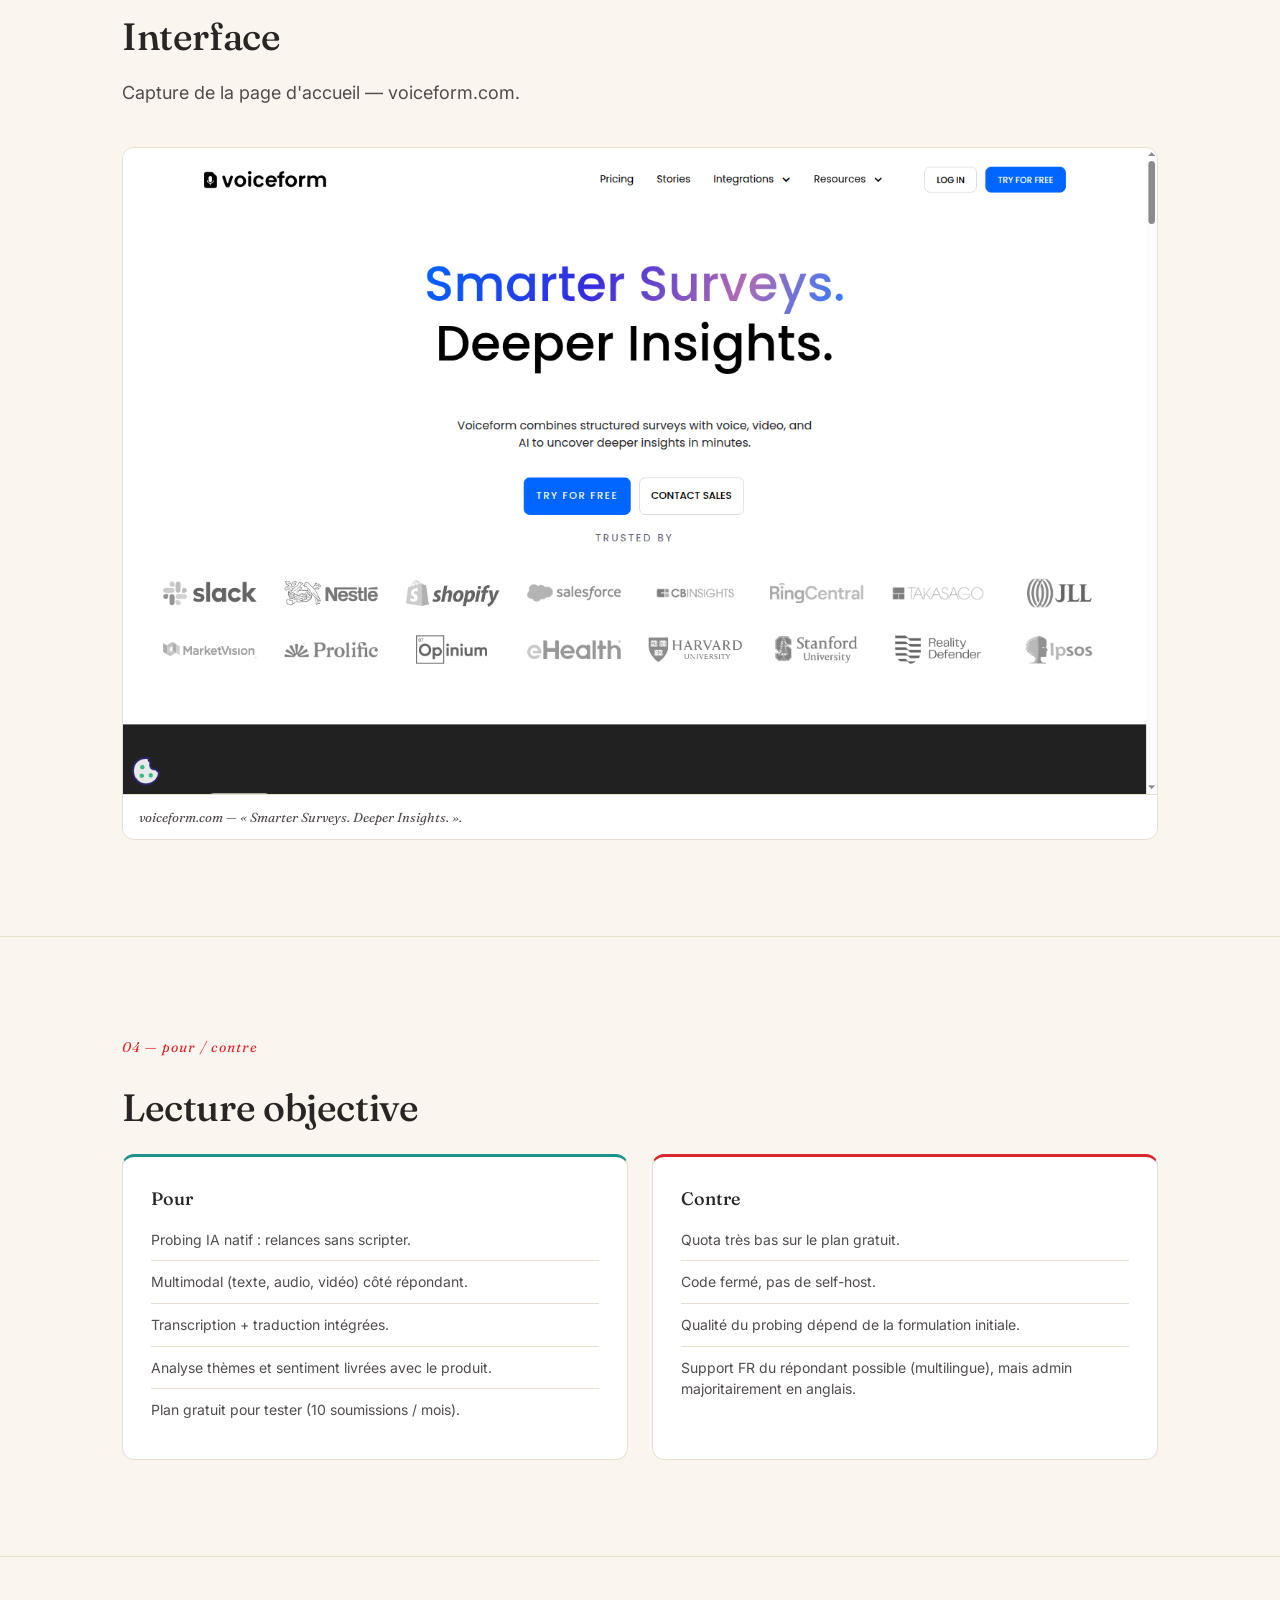
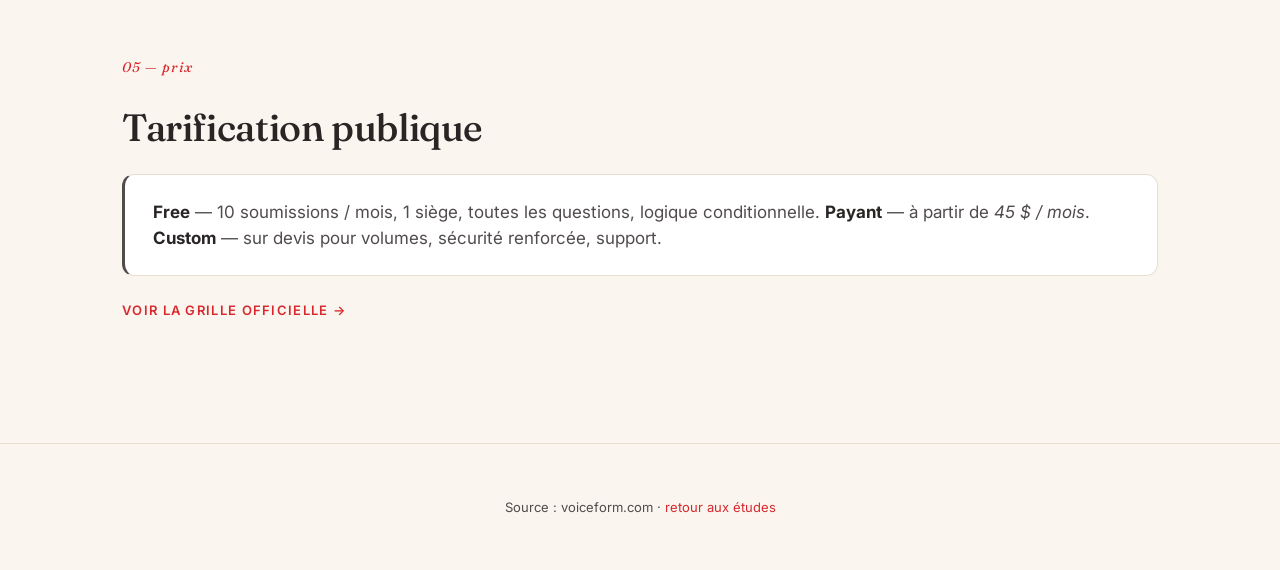
<file: presentations/feedback-collection/cases/voiceform.html>
<!DOCTYPE html>
<html lang="fr">
<head>
  <meta charset="UTF-8" />
  <meta name="viewport" content="width=device-width, initial-scale=1.0" />
  <title>Voiceform — étude de cas</title>
  <meta name="description" content="Voiceform : surveys multimodaux avec AI probing." />
  <link rel="preconnect" href="https://fonts.googleapis.com">
  <link rel="preconnect" href="https://fonts.gstatic.com" crossorigin>
  <link href="https://fonts.googleapis.com/css2?family=Fraunces:ital,wght@0,400;0,500;1,400;1,500&family=Inter:wght@400;500;600&display=swap" rel="stylesheet">
  <link rel="stylesheet" href="../../../assets/css/style.css" />
</head>
<body>
  <header class="hero">
    <div class="container">
      <a class="back" href="index.html">← Études de cas</a>
      <p class="eyebrow" style="margin-top: 32px;">Étude de cas · 01</p>
      <h1>Voiceform</h1>
      <p class="lead">Surveys multimodaux (texte, voix, vidéo) avec suivi conversationnel par IA.</p>
      <div class="case-meta">
        <span class="case-meta__item"><strong>Éditeur</strong>Voiceform Inc.</span>
        <span class="case-meta__item"><strong>Origine</strong>Toronto, Canada</span>
        <span class="case-meta__item"><strong>Fondé</strong>2021</span>
        <span class="case-meta__item"><strong>Modèle</strong>SaaS · code fermé</span>
      </div>
    </div>
  </header>

  <main>
    <section class="section">
      <div class="container">
        <span class="section__num">01 — problème résolu</span>
        <h2>Dépasser le formulaire texte sans passer à l'interview</h2>
        <p class="section__intro">
          Les formulaires écrits classiques sont scalables mais produisent des verbatims pauvres.
          Voiceform laisse le répondant choisir son mode — texte, audio ou vidéo — et laisse une IA
          relancer quand la réponse mérite d'être approfondie.
        </p>
      </div>
    </section>

    <section class="section">
      <div class="container">
        <span class="section__num">02 — comment ça marche</span>
        <h2>Des questions, un canal au choix, une IA qui relance</h2>
        <p class="section__intro">
          Le créateur construit un formulaire classique (question unique, choix multiples, logique
          conditionnelle). Pour chaque question ouverte, il active l'<em>AI probing</em> : l'IA pose
          une ou plusieurs questions de suivi en fonction de la réponse. Les réponses audio et vidéo
          sont automatiquement transcrites et traduites.
        </p>

        <div class="fact">
          <p>
            <strong>Sortie analytique intégrée</strong> — transcription, extraction de thèmes,
            analyse de sentiment, génération de graphiques, et un chat pour interroger les données
            en langage naturel.
          </p>
        </div>
      </div>
    </section>

    <section class="section">
      <div class="container">
        <span class="section__num">03 — captures d'écran</span>
        <h2>Interface</h2>
        <p class="section__intro">Capture de la page d'accueil — voiceform.com.</p>
        <div class="shots">
          <figure class="shot">
            <img src="../../../assets/images/cases/voiceform.png" alt="Page d'accueil de Voiceform" loading="lazy" />
            <figcaption>voiceform.com — « Smarter Surveys. Deeper Insights. ».</figcaption>
          </figure>
        </div>
      </div>
    </section>

    <section class="section">
      <div class="container">
        <span class="section__num">04 — pour / contre</span>
        <h2>Lecture objective</h2>
        <div class="case-cols">
          <div class="case-col case-col--pro">
            <h3>Pour</h3>
            <ul>
              <li>Probing IA natif : relances sans scripter.</li>
              <li>Multimodal (texte, audio, vidéo) côté répondant.</li>
              <li>Transcription + traduction intégrées.</li>
              <li>Analyse thèmes et sentiment livrées avec le produit.</li>
              <li>Plan gratuit pour tester (10 soumissions / mois).</li>
            </ul>
          </div>
          <div class="case-col case-col--con">
            <h3>Contre</h3>
            <ul>
              <li>Quota très bas sur le plan gratuit.</li>
              <li>Code fermé, pas de self-host.</li>
              <li>Qualité du probing dépend de la formulation initiale.</li>
              <li>Support FR du répondant possible (multilingue), mais admin majoritairement en anglais.</li>
            </ul>
          </div>
        </div>
      </div>
    </section>

    <section class="section">
      <div class="container">
        <span class="section__num">05 — prix</span>
        <h2>Tarification publique</h2>
        <div class="fact">
          <p>
            <strong>Free</strong> — 10 soumissions / mois, 1 siège, toutes les questions, logique
            conditionnelle. <strong>Payant</strong> — à partir de <em>45 $ / mois</em>.
            <strong>Custom</strong> — sur devis pour volumes, sécurité renforcée, support.
          </p>
        </div>
        <a class="source-link" href="https://www.voiceform.com/pricing" target="_blank" rel="noopener">Voir la grille officielle →</a>
      </div>
    </section>
  </main>

  <footer class="footer">
    <div class="container">
      <p>Source : voiceform.com · <a href="index.html">retour aux études</a></p>
    </div>
  </footer>
</body>
</html>
</file>
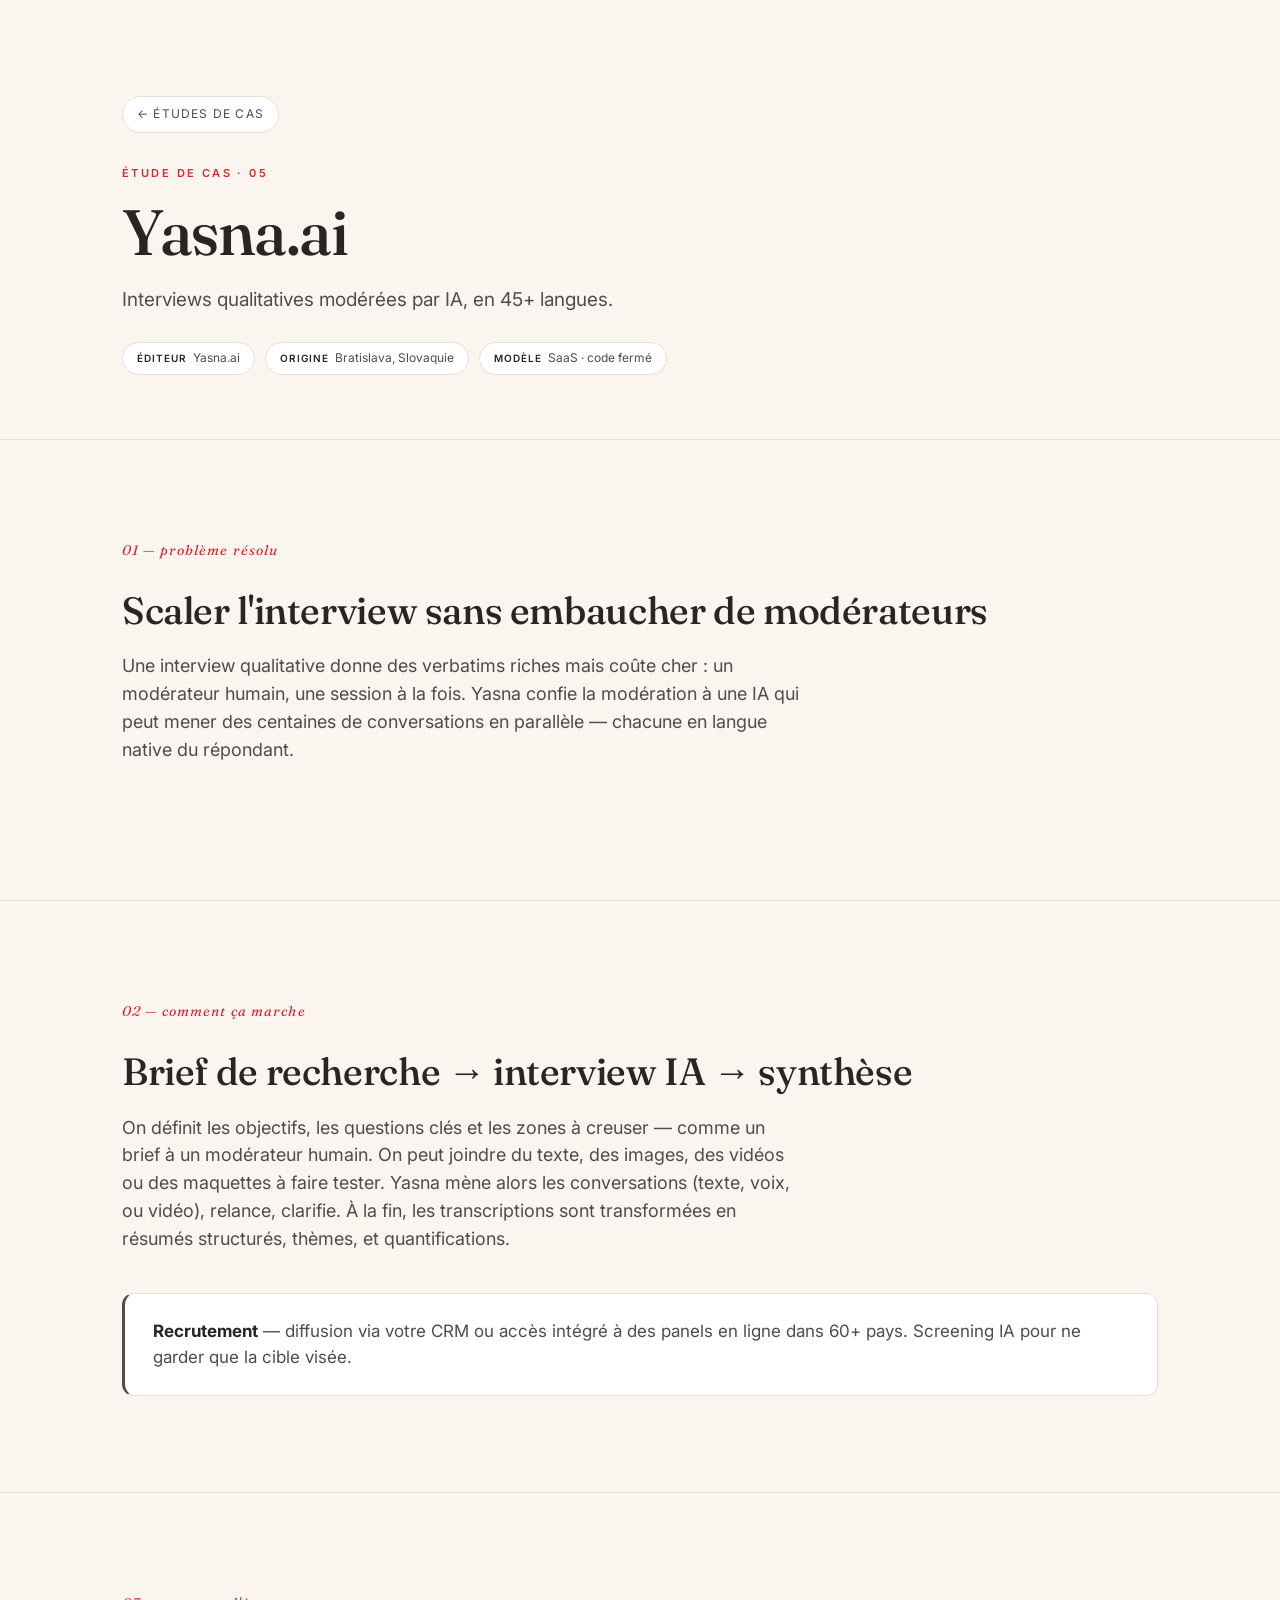
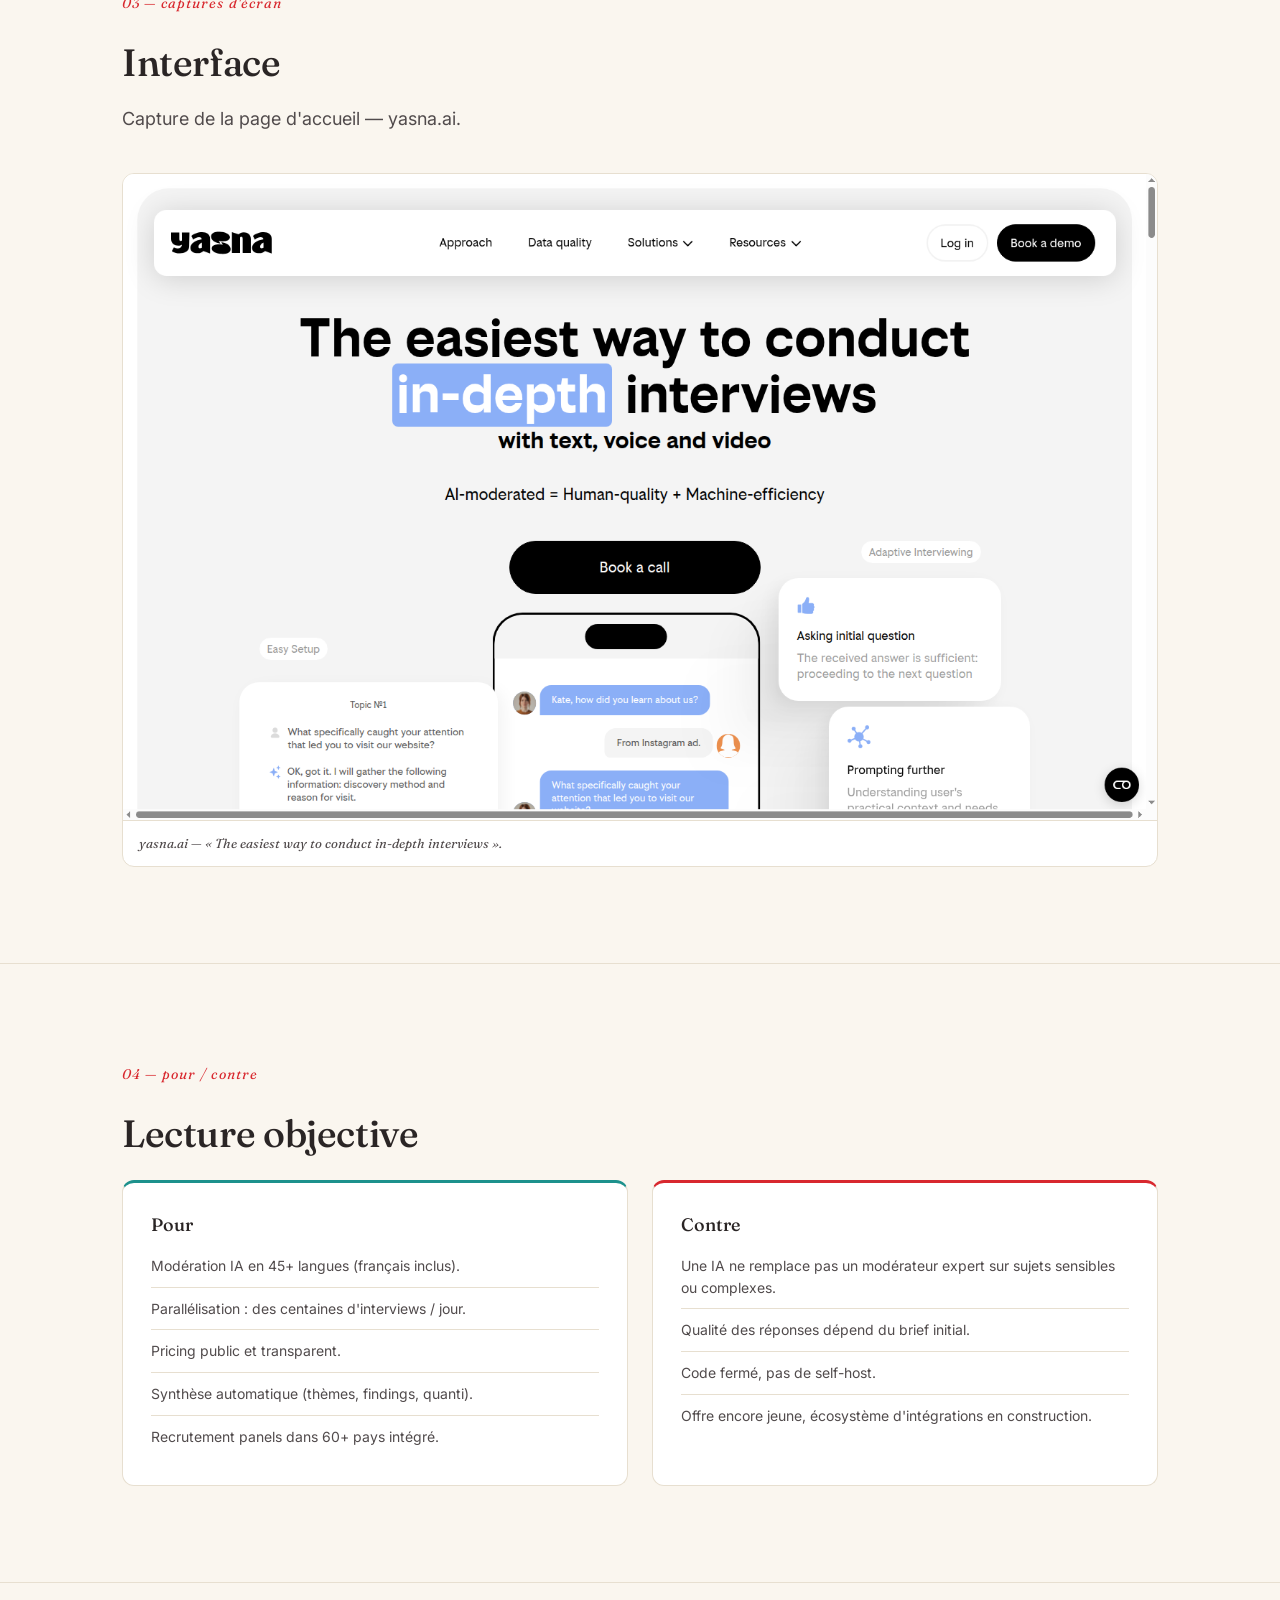
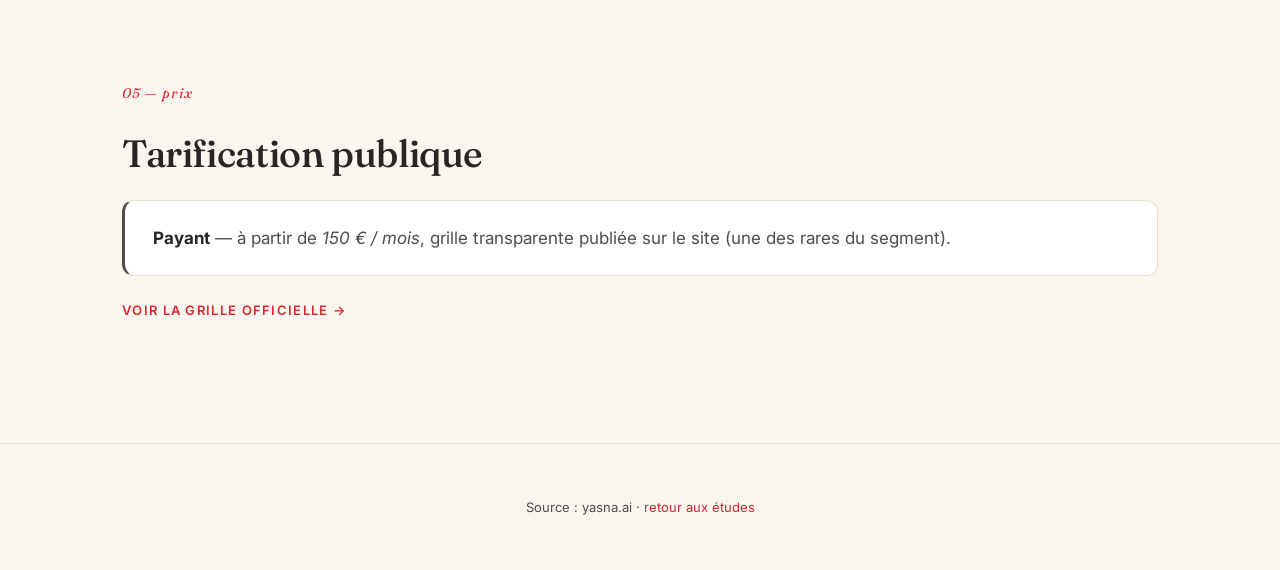
<file: presentations/feedback-collection/cases/yasna.html>
<!DOCTYPE html>
<html lang="fr">
<head>
  <meta charset="UTF-8" />
  <meta name="viewport" content="width=device-width, initial-scale=1.0" />
  <title>Yasna.ai — étude de cas</title>
  <meta name="description" content="Yasna.ai : interviews qualitatives modérées par IA, en 45+ langues." />
  <link rel="preconnect" href="https://fonts.googleapis.com">
  <link rel="preconnect" href="https://fonts.gstatic.com" crossorigin>
  <link href="https://fonts.googleapis.com/css2?family=Fraunces:ital,wght@0,400;0,500;1,400;1,500&family=Inter:wght@400;500;600&display=swap" rel="stylesheet">
  <link rel="stylesheet" href="../../../assets/css/style.css" />
</head>
<body>
  <header class="hero">
    <div class="container">
      <a class="back" href="index.html">← Études de cas</a>
      <p class="eyebrow" style="margin-top: 32px;">Étude de cas · 05</p>
      <h1>Yasna.ai</h1>
      <p class="lead">Interviews qualitatives modérées par IA, en 45+ langues.</p>
      <div class="case-meta">
        <span class="case-meta__item"><strong>Éditeur</strong>Yasna.ai</span>
        <span class="case-meta__item"><strong>Origine</strong>Bratislava, Slovaquie</span>
        <span class="case-meta__item"><strong>Modèle</strong>SaaS · code fermé</span>
      </div>
    </div>
  </header>

  <main>
    <section class="section">
      <div class="container">
        <span class="section__num">01 — problème résolu</span>
        <h2>Scaler l'interview sans embaucher de modérateurs</h2>
        <p class="section__intro">
          Une interview qualitative donne des verbatims riches mais coûte cher : un modérateur
          humain, une session à la fois. Yasna confie la modération à une IA qui peut mener des
          centaines de conversations en parallèle — chacune en langue native du répondant.
        </p>
      </div>
    </section>

    <section class="section">
      <div class="container">
        <span class="section__num">02 — comment ça marche</span>
        <h2>Brief de recherche → interview IA → synthèse</h2>
        <p class="section__intro">
          On définit les objectifs, les questions clés et les zones à creuser — comme un brief à
          un modérateur humain. On peut joindre du texte, des images, des vidéos ou des maquettes
          à faire tester. Yasna mène alors les conversations (texte, voix, ou vidéo), relance,
          clarifie. À la fin, les transcriptions sont transformées en résumés structurés, thèmes,
          et quantifications.
        </p>
        <div class="fact">
          <p>
            <strong>Recrutement</strong> — diffusion via votre CRM ou accès intégré à des panels
            en ligne dans 60+ pays. Screening IA pour ne garder que la cible visée.
          </p>
        </div>
      </div>
    </section>

    <section class="section">
      <div class="container">
        <span class="section__num">03 — captures d'écran</span>
        <h2>Interface</h2>
        <p class="section__intro">Capture de la page d'accueil — yasna.ai.</p>
        <div class="shots">
          <figure class="shot">
            <img src="../../../assets/images/cases/yasna.png" alt="Page d'accueil de Yasna" loading="lazy" />
            <figcaption>yasna.ai — « The easiest way to conduct in-depth interviews ».</figcaption>
          </figure>
        </div>
      </div>
    </section>

    <section class="section">
      <div class="container">
        <span class="section__num">04 — pour / contre</span>
        <h2>Lecture objective</h2>
        <div class="case-cols">
          <div class="case-col case-col--pro">
            <h3>Pour</h3>
            <ul>
              <li>Modération IA en 45+ langues (français inclus).</li>
              <li>Parallélisation : des centaines d'interviews / jour.</li>
              <li>Pricing public et transparent.</li>
              <li>Synthèse automatique (thèmes, findings, quanti).</li>
              <li>Recrutement panels dans 60+ pays intégré.</li>
            </ul>
          </div>
          <div class="case-col case-col--con">
            <h3>Contre</h3>
            <ul>
              <li>Une IA ne remplace pas un modérateur expert sur sujets sensibles ou complexes.</li>
              <li>Qualité des réponses dépend du brief initial.</li>
              <li>Code fermé, pas de self-host.</li>
              <li>Offre encore jeune, écosystème d'intégrations en construction.</li>
            </ul>
          </div>
        </div>
      </div>
    </section>

    <section class="section">
      <div class="container">
        <span class="section__num">05 — prix</span>
        <h2>Tarification publique</h2>
        <div class="fact">
          <p>
            <strong>Payant</strong> — à partir de <em>150 € / mois</em>, grille transparente
            publiée sur le site (une des rares du segment).
          </p>
        </div>
        <a class="source-link" href="https://yasna.ai/pricing" target="_blank" rel="noopener">Voir la grille officielle →</a>
      </div>
    </section>
  </main>

  <footer class="footer">
    <div class="container">
      <p>Source : yasna.ai · <a href="index.html">retour aux études</a></p>
    </div>
  </footer>
</body>
</html>
</file>
<file: assets/css/style.css>
:root {
  --red: #D8282E;
  --brown: #514B4C;
  --teal: #1D918C;
  --bg: #faf6ef;
  --bg-2: #f2ece1;
  --surface: #ffffff;
  --border: #e7dfd0;
  --text: #2a2525;
  --text-dim: #514B4C;
  --radius: 12px;
  --maxw: 1100px;
  --font: "Inter", -apple-system, BlinkMacSystemFont, "Segoe UI", Roboto, Helvetica, Arial, sans-serif;
  --serif: "Fraunces", "Playfair Display", Georgia, serif;
}

* { box-sizing: border-box; }

html, body {
  margin: 0;
  padding: 0;
  background: var(--bg);
  color: var(--text);
  font-family: var(--font);
  font-size: 17px;
  line-height: 1.55;
  -webkit-font-smoothing: antialiased;
}

a { color: var(--red); text-decoration: none; }
a:hover { text-decoration: underline; }

.container {
  max-width: var(--maxw);
  margin: 0 auto;
  padding: 0 32px;
}

/* ---------- Hero ---------- */
.hero {
  padding: 96px 0 64px;
  border-bottom: 1px solid var(--border);
}
.hero--hub { padding: 120px 0 80px; }

.eyebrow {
  margin: 0 0 16px;
  text-transform: uppercase;
  letter-spacing: 0.22em;
  font-size: 11px;
  color: var(--red);
  font-weight: 600;
}

h1 {
  font-family: var(--serif);
  font-size: clamp(36px, 5.5vw, 64px);
  margin: 0 0 20px;
  line-height: 1.05;
  letter-spacing: -0.02em;
  color: var(--text);
  font-weight: 500;
}

h2 {
  font-family: var(--serif);
  font-size: clamp(26px, 3vw, 38px);
  margin: 0 0 12px;
  letter-spacing: -0.01em;
  font-weight: 500;
}

h3 { font-size: 16px; margin: 0 0 8px; font-weight: 600; }

.lead {
  font-size: 19px;
  color: var(--text-dim);
  max-width: 620px;
  margin: 0;
}

/* ---------- Back nav ---------- */
.back {
  display: inline-flex;
  align-items: center;
  gap: 8px;
  padding: 8px 14px;
  border: 1px solid var(--border);
  border-radius: 999px;
  font-size: 12px;
  color: var(--text-dim);
  background: var(--surface);
  text-transform: uppercase;
  letter-spacing: 0.1em;
}
.back:hover { color: var(--red); border-color: var(--red); text-decoration: none; }

/* ---------- Hub cards ---------- */
.cards {
  display: grid;
  grid-template-columns: repeat(auto-fit, minmax(300px, 1fr));
  gap: 20px;
  padding: 56px 0 120px;
}

.card {
  display: block;
  padding: 28px;
  background: var(--surface);
  border: 1px solid var(--border);
  border-radius: var(--radius);
  color: var(--text);
  transition: transform 0.15s ease, border-color 0.15s ease;
}
.card:hover { text-decoration: none; transform: translateY(-2px); border-color: var(--red); }
.card--ghost { opacity: 0.55; border-style: dashed; }
.card__tag {
  display: inline-block;
  font-size: 10px;
  letter-spacing: 0.18em;
  text-transform: uppercase;
  color: var(--teal);
  margin-bottom: 12px;
  font-weight: 600;
}
.card__title { font-family: var(--serif); font-size: 22px; margin: 0 0 10px; font-weight: 500; }
.card__desc { color: var(--text-dim); margin: 0 0 16px; font-size: 15px; }
.card__cta { font-size: 13px; color: var(--red); text-transform: uppercase; letter-spacing: 0.1em; font-weight: 600; }

/* ---------- Sections ---------- */
.section {
  padding: 96px 0;
  border-bottom: 1px solid var(--border);
}
.section:last-of-type { border-bottom: none; padding-bottom: 120px; }

.section__num {
  display: inline-block;
  font-family: var(--serif);
  font-size: 14px;
  letter-spacing: 0.08em;
  color: var(--red);
  margin-bottom: 20px;
  font-style: italic;
}

.section__intro {
  color: var(--text-dim);
  max-width: 680px;
  margin: 0 0 40px;
  font-size: 18px;
}

/* ========== 01 — Score cards ========== */
.score-cards {
  display: grid;
  grid-template-columns: 1fr 1fr;
  gap: 24px;
  margin-top: 16px;
}

.score-card {
  background: var(--surface);
  border: 1px solid var(--border);
  border-top: 4px solid var(--brown);
  border-radius: var(--radius);
  padding: 36px;
}
.score-card--form { border-top-color: var(--red); }
.score-card--interview { border-top-color: var(--teal); }

.score-card__head {
  display: flex;
  align-items: baseline;
  justify-content: space-between;
  gap: 16px;
  margin-bottom: 32px;
}

.score-card__pill {
  font-size: 11px;
  letter-spacing: 0.16em;
  text-transform: uppercase;
  color: var(--text-dim);
  font-weight: 600;
}

.score-card__name {
  font-family: var(--serif);
  font-size: 30px;
  font-weight: 500;
  margin: 0;
  line-height: 1;
}

.score-row {
  display: grid;
  grid-template-columns: 110px 1fr 60px;
  align-items: center;
  gap: 16px;
  padding: 14px 0;
  border-top: 1px solid var(--border);
}
.score-row:first-of-type { border-top: none; padding-top: 0; }

.score-row__label {
  font-size: 11px;
  color: var(--text-dim);
  text-transform: uppercase;
  letter-spacing: 0.12em;
  font-weight: 600;
}

.score-row__bar {
  height: 6px;
  background: var(--bg-2);
  border-radius: 3px;
  overflow: hidden;
}
.score-row__fill {
  display: block;
  height: 100%;
  border-radius: 3px;
}
.score-row__fill--high { background: var(--teal); }
.score-row__fill--low { background: var(--red); }

.score-row__mark {
  font-size: 13px;
  font-family: var(--serif);
  font-style: italic;
  text-align: right;
}
.score-row__mark--high { color: var(--teal); }
.score-row__mark--low { color: var(--red); }

.score-card__note {
  margin: 24px 0 0;
  padding-top: 20px;
  border-top: 1px solid var(--border);
  font-family: var(--serif);
  font-style: italic;
  font-size: 15px;
  color: var(--text-dim);
}

/* ========== 02 — Spectrum ========== */
.spectrum2 {
  display: grid;
  grid-template-columns: 1fr 1.3fr 1fr;
  gap: 20px;
  align-items: stretch;
  margin-top: 16px;
}
.sp {
  background: var(--surface);
  border: 1px solid var(--border);
  border-radius: var(--radius);
  padding: 32px 24px;
  text-align: center;
}
.sp--mid {
  background: var(--text);
  border-color: var(--text);
  color: var(--surface);
  transform: scale(1.03);
  box-shadow: 0 20px 40px -20px rgba(216,40,46,0.35);
}
.sp__mark {
  font-family: var(--serif);
  font-style: italic;
  font-size: 13px;
  color: var(--red);
  margin-bottom: 8px;
}
.sp--mid .sp__mark { color: #ff8a8f; }
.sp__name {
  font-family: var(--serif);
  font-size: 24px;
  font-weight: 500;
  margin: 0 0 10px;
}
.sp__desc {
  font-size: 14px;
  color: var(--text-dim);
  margin: 0;
}
.sp--mid .sp__desc { color: rgba(255,255,255,0.75); }

/* ========== 03 — 3 axes ========== */
.axes {
  display: grid;
  grid-template-columns: 1fr 1fr 1fr;
  gap: 16px;
  margin-top: 16px;
  position: relative;
}
.axes::after {
  content: "";
  position: absolute;
  top: 42px;
  left: 16%;
  right: 16%;
  height: 1px;
  background: var(--border);
  z-index: 0;
}
.ax {
  background: var(--surface);
  border: 1px solid var(--border);
  border-radius: var(--radius);
  padding: 28px 24px;
  position: relative;
  z-index: 1;
  text-align: center;
}
.ax--focus {
  border-color: var(--red);
  border-width: 2px;
  background: linear-gradient(180deg, #fff, #fff5f3);
}
.ax__num {
  width: 40px;
  height: 40px;
  border-radius: 50%;
  background: var(--surface);
  border: 1px solid var(--border);
  color: var(--text-dim);
  display: inline-flex;
  align-items: center;
  justify-content: center;
  font-family: var(--serif);
  font-size: 18px;
  font-weight: 500;
  margin-bottom: 20px;
}
.ax--focus .ax__num {
  background: var(--red);
  border-color: var(--red);
  color: var(--surface);
}
.ax__title {
  font-family: var(--serif);
  font-size: 20px;
  margin: 0 0 8px;
  font-weight: 500;
}
.ax__desc {
  font-size: 14px;
  color: var(--text-dim);
  margin: 0;
}
.ax__badge {
  display: inline-block;
  margin-top: 14px;
  padding: 4px 10px;
  background: var(--red);
  color: #fff;
  border-radius: 999px;
  font-size: 10px;
  letter-spacing: 0.14em;
  text-transform: uppercase;
  font-weight: 600;
}

/* Market with axis */
.market {
  margin-top: 72px;
  padding-top: 56px;
  border-top: 1px solid var(--border);
}
.market__title {
  font-family: var(--serif);
  font-size: 22px;
  margin: 0 0 8px;
  font-weight: 500;
}
.market__intro {
  color: var(--text-dim);
  max-width: 680px;
  margin: 0 0 40px;
}

.axis-tools__ends {
  display: flex;
  justify-content: space-between;
  font-size: 11px;
  letter-spacing: 0.16em;
  text-transform: uppercase;
  color: var(--text-dim);
  font-weight: 600;
  margin-bottom: 14px;
}
.axis-tools__rail {
  height: 2px;
  background: linear-gradient(90deg, var(--red), var(--teal));
  position: relative;
  margin-bottom: 40px;
}
.axis-tools__dot {
  position: absolute;
  top: -7px;
  width: 16px;
  height: 16px;
  border-radius: 50%;
  background: var(--bg);
  border: 2px solid var(--brown);
  transform: translateX(-50%);
}
.axis-tools__row {
  display: grid;
  grid-template-columns: repeat(6, 1fr);
  gap: 12px;
}

.tool {
  padding: 22px 18px;
  background: var(--surface);
  border: 1px solid var(--border);
  border-radius: var(--radius);
  display: flex;
  flex-direction: column;
}
.tool__origin {
  font-size: 10px;
  letter-spacing: 0.18em;
  text-transform: uppercase;
  color: var(--teal);
  font-weight: 600;
  margin-bottom: 10px;
}
.tool__name {
  font-family: var(--serif);
  font-size: 20px;
  font-weight: 500;
  margin: 0 0 4px;
}
.tool__family {
  display: block;
  font-size: 12px;
  color: var(--brown);
  font-style: italic;
  margin-bottom: 14px;
}
.tool__desc {
  font-size: 13px;
  color: var(--text-dim);
  margin: 0 0 16px;
  line-height: 1.55;
  flex: 1;
}
.tool__desc strong {
  color: var(--text);
  font-weight: 600;
}
.tool__meta {
  padding-top: 14px;
  border-top: 1px solid var(--border);
  display: flex;
  flex-direction: column;
  gap: 6px;
}
.tool__meta-row {
  display: flex;
  justify-content: space-between;
  gap: 6px;
  font-size: 11px;
  color: var(--text-dim);
}
.tool__meta-label {
  text-transform: uppercase;
  letter-spacing: 0.1em;
  font-weight: 600;
  color: var(--brown);
}
.tool__meta-value {
  text-align: right;
  font-family: var(--serif);
  font-style: italic;
  color: var(--text);
}
.tool__meta-value--oss {
  color: var(--teal);
  font-style: normal;
  font-family: var(--font);
  font-weight: 600;
}

/* ========== 04 — Pistes ========== */
.levers {
  display: grid;
  grid-template-columns: repeat(3, 1fr);
  gap: 20px;
  margin: 16px 0 72px;
}

.lever {
  background: var(--surface);
  border: 1px solid var(--border);
  border-radius: var(--radius);
  padding: 32px 28px;
  display: flex;
  flex-direction: column;
}
.lever:nth-child(1) { border-top: 3px solid var(--red); }
.lever:nth-child(2) { border-top: 3px solid var(--brown); }
.lever:nth-child(3) { border-top: 3px solid var(--teal); }

.lever__num {
  font-family: var(--serif);
  font-size: 52px;
  font-weight: 500;
  font-style: italic;
  color: var(--red);
  line-height: 0.9;
  margin-bottom: 20px;
}
.lever:nth-child(2) .lever__num { color: var(--brown); }
.lever:nth-child(3) .lever__num { color: var(--teal); }

.lever__title {
  font-family: var(--serif);
  font-size: 22px;
  margin: 0 0 12px;
  font-weight: 500;
  line-height: 1.2;
}

.lever__desc {
  color: var(--text-dim);
  font-size: 15px;
  margin: 0 0 28px;
  flex: 1;
}

.lever__cite {
  display: block;
  padding-top: 18px;
  border-top: 1px solid var(--border);
  font-style: italic;
  font-family: var(--serif);
  font-size: 13px;
  color: var(--brown);
  line-height: 1.5;
}
.lever__cite strong {
  color: var(--teal);
  font-style: normal;
  font-family: var(--font);
  font-weight: 600;
  font-size: 11px;
  letter-spacing: 0.1em;
  text-transform: uppercase;
  display: block;
  margin-bottom: 4px;
}

/* Subhead */
.subhead {
  font-family: var(--serif);
  font-size: 22px;
  font-weight: 500;
  margin: 0 0 8px;
}
.subintro {
  color: var(--text-dim);
  margin: 0 0 28px;
  max-width: 640px;
}

/* Dimensions grid */
.dimensions {
  display: grid;
  grid-template-columns: repeat(3, 1fr);
  gap: 20px;
  margin-bottom: 80px;
}

.dimension {
  padding: 28px;
  background: var(--surface);
  border: 1px solid var(--border);
  border-left: 3px solid var(--brown);
  border-radius: var(--radius);
  display: flex;
  flex-direction: column;
}
.dimension:nth-child(1) { border-left-color: var(--red); }
.dimension:nth-child(2) { border-left-color: var(--brown); }
.dimension:nth-child(3) { border-left-color: var(--teal); }

.dimension__label {
  font-size: 10px;
  letter-spacing: 0.18em;
  text-transform: uppercase;
  color: var(--text-dim);
  font-weight: 600;
  margin-bottom: 8px;
}

.dimension__name {
  font-family: var(--serif);
  font-size: 22px;
  font-weight: 500;
  margin: 0 0 22px;
}

.dimension__axis {
  display: flex;
  flex-wrap: wrap;
  gap: 6px;
  margin-bottom: 24px;
  flex: 1;
}

.dimension__axis span {
  padding: 5px 12px;
  background: var(--bg-2);
  border-radius: 999px;
  font-size: 12px;
  color: var(--brown);
  font-family: var(--serif);
  font-style: italic;
  border: 1px solid transparent;
}

.dimension__q {
  padding-top: 18px;
  border-top: 1px solid var(--border);
  font-family: var(--serif);
  font-style: italic;
  font-size: 14px;
  color: var(--red);
  margin: 0;
  line-height: 1.45;
}
.dimension:nth-child(2) .dimension__q { color: var(--brown); }
.dimension:nth-child(3) .dimension__q { color: var(--teal); }

/* ========== Case study ========== */
.case-meta {
  display: flex;
  flex-wrap: wrap;
  gap: 10px;
  margin-top: 28px;
}
.case-meta__item {
  padding: 6px 14px;
  background: var(--surface);
  border: 1px solid var(--border);
  border-radius: 999px;
  font-size: 12px;
  color: var(--text-dim);
}
.case-meta__item strong {
  color: var(--text);
  font-weight: 600;
  margin-right: 6px;
  text-transform: uppercase;
  letter-spacing: 0.1em;
  font-size: 10px;
}

.case-cols {
  display: grid;
  grid-template-columns: 1fr 1fr;
  gap: 24px;
  margin-top: 16px;
}
.case-col {
  background: var(--surface);
  border: 1px solid var(--border);
  border-radius: var(--radius);
  padding: 28px;
}
.case-col--pro { border-top: 3px solid var(--teal); }
.case-col--con { border-top: 3px solid var(--red); }
.case-col h3 {
  font-family: var(--serif);
  font-size: 18px;
  font-weight: 500;
  margin: 0 0 16px;
}
.case-col ul {
  list-style: none;
  padding: 0;
  margin: 0;
}
.case-col li {
  padding: 10px 0;
  border-top: 1px solid var(--border);
  font-size: 14px;
  color: var(--text-dim);
}
.case-col li:first-child { border-top: none; padding-top: 0; }

.shots {
  display: grid;
  grid-template-columns: repeat(auto-fit, minmax(280px, 1fr));
  gap: 16px;
  margin-top: 16px;
}
.shot {
  margin: 0;
  background: var(--surface);
  border: 1px solid var(--border);
  border-radius: var(--radius);
  overflow: hidden;
  display: flex;
  flex-direction: column;
}
.shot__placeholder {
  aspect-ratio: 16 / 10;
  background:
    repeating-linear-gradient(45deg, var(--bg-2) 0 10px, transparent 10px 20px),
    var(--bg);
  display: flex;
  align-items: center;
  justify-content: center;
  color: var(--text-dim);
  font-family: var(--serif);
  font-style: italic;
  font-size: 13px;
  letter-spacing: 0.08em;
}
.shot img {
  display: block;
  width: 100%;
  height: auto;
}
.shot figcaption {
  padding: 12px 16px;
  font-size: 13px;
  color: var(--text-dim);
  border-top: 1px solid var(--border);
  font-family: var(--serif);
  font-style: italic;
}

.fact {
  background: var(--surface);
  border: 1px solid var(--border);
  border-left: 3px solid var(--brown);
  border-radius: var(--radius);
  padding: 24px 28px;
  margin-top: 16px;
}
.fact p { margin: 0; color: var(--text-dim); }
.fact strong { color: var(--text); }

.source-link {
  display: inline-block;
  margin-top: 24px;
  font-size: 13px;
  letter-spacing: 0.1em;
  text-transform: uppercase;
  font-weight: 600;
}

/* ========== Comparison table ========== */
.compare-wrap {
  overflow-x: auto;
  margin-top: 24px;
  border: 1px solid var(--border);
  border-radius: var(--radius);
  background: var(--surface);
}
.compare {
  width: 100%;
  border-collapse: collapse;
  font-size: 13px;
  min-width: 840px;
}
.compare th,
.compare td {
  padding: 14px 16px;
  text-align: left;
  border-bottom: 1px solid var(--border);
  vertical-align: top;
}
.compare thead th {
  background: var(--bg-2);
  font-size: 11px;
  letter-spacing: 0.14em;
  text-transform: uppercase;
  color: var(--brown);
  font-weight: 600;
  white-space: nowrap;
}
.compare tbody th {
  font-family: var(--serif);
  font-weight: 500;
  font-size: 16px;
  background: var(--bg);
}
.compare tbody th a { color: var(--text); }
.compare tbody th a:hover { color: var(--red); }
.compare tr:last-child th,
.compare tr:last-child td { border-bottom: none; }
.compare td em {
  font-family: var(--serif);
  color: var(--text-dim);
}
.tag-oss {
  display: inline-block;
  padding: 2px 8px;
  font-size: 10px;
  letter-spacing: 0.1em;
  text-transform: uppercase;
  background: var(--teal);
  color: #fff;
  border-radius: 999px;
  font-weight: 600;
}
.tag-closed {
  display: inline-block;
  padding: 2px 8px;
  font-size: 10px;
  letter-spacing: 0.1em;
  text-transform: uppercase;
  background: var(--bg-2);
  color: var(--brown);
  border-radius: 999px;
  font-weight: 600;
}

/* Case hub (index of studies) */
.case-hub {
  display: grid;
  grid-template-columns: repeat(auto-fit, minmax(260px, 1fr));
  gap: 16px;
  margin-top: 24px;
}
.case-hub .card { padding: 24px; }

/* ---------- Footer ---------- */
.footer {
  padding: 40px 0;
  color: var(--text-dim);
  font-size: 13px;
  text-align: center;
  border-top: 1px solid var(--border);
}

/* ---------- Responsive ---------- */
@media (max-width: 1000px) {
  .axis-tools__row { grid-template-columns: repeat(3, 1fr); }
  .axis-tools__rail { display: none; }
  .axis-tools__ends { display: none; }
}

@media (max-width: 860px) {
  .score-cards { grid-template-columns: 1fr; }
  .spectrum2 { grid-template-columns: 1fr; }
  .sp--mid { transform: none; }
  .axes { grid-template-columns: 1fr; }
  .axes::after { display: none; }
  .axis-tools__row { grid-template-columns: 1fr 1fr; }
  .levers { grid-template-columns: 1fr; }
  .dimensions { grid-template-columns: 1fr; }
  .case-cols { grid-template-columns: 1fr; }
}

/* ========================================================= */
/* ========== Architecture page — flow + demos ============= */
/* ========================================================= */

/* ---------- Flow schema ---------- */
.flow {
  display: grid;
  grid-template-columns: 1fr 1fr 1fr;
  gap: 20px;
  margin-top: 24px;
  position: relative;
}
.flow::before {
  content: "";
  position: absolute;
  top: 58px;
  left: 14%;
  right: 14%;
  height: 2px;
  background: linear-gradient(90deg, var(--red), var(--brown), var(--teal));
  z-index: 0;
  border-radius: 2px;
}

.flow__step {
  position: relative;
  z-index: 1;
  background: var(--surface);
  border: 1px solid var(--border);
  border-radius: var(--radius);
  padding: 32px 24px 28px;
  text-align: center;
  display: flex;
  flex-direction: column;
}
.flow__step:nth-child(1) { border-top: 3px solid var(--red); }
.flow__step:nth-child(2) { border-top: 3px solid var(--brown); }
.flow__step:nth-child(3) { border-top: 3px solid var(--teal); }

.flow__num {
  width: 48px;
  height: 48px;
  border-radius: 50%;
  display: inline-flex;
  align-items: center;
  justify-content: center;
  font-family: var(--serif);
  font-size: 20px;
  font-weight: 500;
  color: #fff;
  margin: 0 auto 18px;
  border: 3px solid var(--bg);
}
.flow__step:nth-child(1) .flow__num { background: var(--red); }
.flow__step:nth-child(2) .flow__num { background: var(--brown); }
.flow__step:nth-child(3) .flow__num { background: var(--teal); }

.flow__title {
  font-family: var(--serif);
  font-size: 22px;
  font-weight: 500;
  margin: 0 0 10px;
}
.flow__desc {
  font-size: 14px;
  color: var(--text-dim);
  margin: 0 0 16px;
  flex: 1;
}
.flow__gain {
  display: block;
  font-family: var(--serif);
  font-style: italic;
  font-size: 14px;
  margin: 0 0 22px;
  padding-top: 14px;
  border-top: 1px solid var(--border);
}
.flow__step:nth-child(1) .flow__gain { color: var(--red); }
.flow__step:nth-child(2) .flow__gain { color: var(--brown); }
.flow__step:nth-child(3) .flow__gain { color: var(--teal); }

/* ---------- Volet — section layout ---------- */
.volet {
  display: grid;
  grid-template-columns: 1.1fr 1fr;
  gap: 40px;
  align-items: start;
  margin-top: 24px;
}
.volet__body p { margin: 0 0 16px; color: var(--text-dim); }
.volet__body p:last-of-type { margin-bottom: 28px; }
.volet__aside {
  background: var(--surface);
  border: 1px solid var(--border);
  border-radius: var(--radius);
  padding: 28px;
  font-family: var(--serif);
  font-size: 15px;
  line-height: 1.55;
  color: var(--text);
}
.volet__aside strong {
  display: block;
  font-family: var(--font);
  font-size: 10px;
  letter-spacing: 0.18em;
  text-transform: uppercase;
  color: var(--brown);
  font-weight: 600;
  margin-bottom: 12px;
  font-style: normal;
}
.volet__aside em {
  display: block;
  margin-top: 14px;
  padding-top: 14px;
  border-top: 1px solid var(--border);
  color: var(--text-dim);
  font-size: 13px;
}

/* ---------- Demo button ---------- */
.demo-btn {
  display: inline-flex;
  align-items: center;
  gap: 10px;
  padding: 12px 22px;
  background: var(--red);
  color: #fff;
  border: none;
  border-radius: 999px;
  font-family: var(--font);
  font-size: 12px;
  font-weight: 600;
  letter-spacing: 0.14em;
  text-transform: uppercase;
  cursor: pointer;
  transition: transform 0.15s ease, background 0.15s ease;
}
.demo-btn:hover { background: #b51e24; transform: translateY(-1px); }
.demo-btn--teal { background: var(--teal); }
.demo-btn--teal:hover { background: #156f6b; }
.demo-btn--brown { background: var(--brown); }
.demo-btn--brown:hover { background: #3a3536; }
.demo-btn::before {
  content: "▶";
  font-size: 9px;
}

/* ---------- Modal ---------- */
.modal {
  position: fixed;
  inset: 0;
  background: rgba(42, 37, 37, 0.65);
  backdrop-filter: blur(6px);
  -webkit-backdrop-filter: blur(6px);
  display: none;
  align-items: flex-start;
  justify-content: center;
  padding: 40px 20px;
  z-index: 100;
  overflow-y: auto;
}
.modal[data-open] { display: flex; }

.modal__dialog {
  position: relative;
  width: 100%;
  max-width: 960px;
  background: var(--bg);
  border-radius: var(--radius);
  padding: 48px 40px 40px;
  margin: auto;
  box-shadow: 0 40px 80px -20px rgba(0,0,0,0.35);
  animation: modal-in 0.22s ease-out;
}
@keyframes modal-in {
  from { opacity: 0; transform: translateY(8px); }
  to { opacity: 1; transform: translateY(0); }
}

.modal__close {
  position: absolute;
  top: 18px;
  right: 18px;
  width: 36px;
  height: 36px;
  border-radius: 50%;
  border: 1px solid var(--border);
  background: var(--surface);
  color: var(--text-dim);
  cursor: pointer;
  display: inline-flex;
  align-items: center;
  justify-content: center;
  font-size: 18px;
  line-height: 1;
  transition: color 0.15s, border-color 0.15s;
}
.modal__close:hover { color: var(--red); border-color: var(--red); }

.modal__eyebrow {
  font-size: 11px;
  letter-spacing: 0.22em;
  text-transform: uppercase;
  color: var(--red);
  font-weight: 600;
  margin: 0 0 10px;
}
.modal__title {
  font-family: var(--serif);
  font-size: 28px;
  font-weight: 500;
  margin: 0 0 8px;
}
.modal__lead {
  color: var(--text-dim);
  margin: 0 0 28px;
  font-size: 15px;
}

body.modal-open { overflow: hidden; }

/* ---------- Demo 1 — Form builder ---------- */
.builder {
  display: flex;
  flex-direction: column;
  gap: 16px;
}
.builder__field {
  background: var(--surface);
  border: 1px solid var(--border);
  border-radius: var(--radius);
  padding: 20px 22px;
}
.builder__label {
  display: block;
  font-size: 10px;
  letter-spacing: 0.18em;
  text-transform: uppercase;
  color: var(--brown);
  font-weight: 600;
  margin-bottom: 10px;
}
.builder__field textarea,
.builder__field input {
  width: 100%;
  border: none;
  background: transparent;
  font-family: var(--font);
  font-size: 15px;
  color: var(--text);
  resize: vertical;
  outline: none;
  padding: 0;
  line-height: 1.5;
}
.builder__field textarea { min-height: 56px; }

.builder__q-list {
  list-style: none;
  padding: 0;
  margin: 0;
  display: flex;
  flex-direction: column;
  gap: 8px;
}
.builder__q {
  display: flex;
  align-items: center;
  gap: 12px;
  padding: 10px 14px;
  background: var(--bg-2);
  border-radius: 8px;
  font-size: 14px;
  color: var(--text);
}
.builder__q::before {
  content: "⋮⋮";
  color: var(--text-dim);
  font-size: 14px;
  letter-spacing: -1px;
  cursor: grab;
}
.builder__q-add {
  padding: 10px 14px;
  font-size: 13px;
  color: var(--text-dim);
  border: 1px dashed var(--border);
  border-radius: 8px;
  background: transparent;
  cursor: pointer;
  font-family: var(--font);
}

.builder__persona {
  background: linear-gradient(135deg, #fff, var(--bg-2));
  border: 1px solid var(--border);
  border-radius: var(--radius);
  padding: 20px 22px;
}
.builder__persona-head {
  display: flex;
  align-items: center;
  gap: 14px;
  margin-bottom: 10px;
}
.builder__avatar {
  width: 44px;
  height: 44px;
  border-radius: 50%;
  background: var(--teal);
  color: #fff;
  display: inline-flex;
  align-items: center;
  justify-content: center;
  font-family: var(--serif);
  font-size: 18px;
  font-weight: 500;
}
.builder__persona-name {
  font-family: var(--serif);
  font-size: 18px;
  font-weight: 500;
}
.builder__persona-desc { font-size: 14px; color: var(--text-dim); margin: 0; }

.builder__actions { margin-top: 6px; }
.builder__generate {
  display: inline-flex;
  align-items: center;
  gap: 10px;
  padding: 12px 20px;
  background: var(--text);
  color: var(--surface);
  border: none;
  border-radius: 999px;
  font-size: 13px;
  font-weight: 600;
  letter-spacing: 0.08em;
  cursor: pointer;
  font-family: var(--font);
}
.builder__generate:hover { background: var(--red); }
.builder__generate::before { content: "✨"; font-size: 14px; }

.builder__preview {
  background: var(--surface);
  border: 1px solid var(--teal);
  border-left: 3px solid var(--teal);
  border-radius: var(--radius);
  padding: 22px 24px;
  font-family: var(--serif);
  font-size: 15px;
  line-height: 1.6;
  color: var(--text);
  display: none;
  white-space: pre-wrap;
}
.builder__preview[data-visible] { display: block; }
.builder__preview strong {
  display: block;
  font-family: var(--font);
  font-size: 10px;
  letter-spacing: 0.18em;
  text-transform: uppercase;
  color: var(--teal);
  font-weight: 600;
  margin-bottom: 10px;
  font-style: normal;
}
.builder__caret {
  display: inline-block;
  width: 2px;
  height: 1em;
  background: var(--teal);
  vertical-align: text-bottom;
  animation: caret 0.8s steps(1) infinite;
  margin-left: 1px;
}
@keyframes caret { 50% { opacity: 0; } }

/* ---------- Demo 2 — Chat ---------- */
.chat {
  background: var(--surface);
  border: 1px solid var(--border);
  border-radius: var(--radius);
  display: flex;
  flex-direction: column;
  height: 520px;
  max-height: 65vh;
  overflow: hidden;
}
.chat__header {
  padding: 16px 22px;
  border-bottom: 1px solid var(--border);
  display: flex;
  align-items: center;
  gap: 12px;
  background: var(--bg-2);
}
.chat__avatar {
  width: 36px;
  height: 36px;
  border-radius: 50%;
  background: var(--teal);
  color: #fff;
  display: inline-flex;
  align-items: center;
  justify-content: center;
  font-family: var(--serif);
  font-size: 15px;
  font-weight: 500;
}
.chat__who {
  font-family: var(--serif);
  font-size: 16px;
  font-weight: 500;
}
.chat__status {
  font-size: 11px;
  color: var(--teal);
  letter-spacing: 0.08em;
  text-transform: uppercase;
  font-weight: 600;
  margin-left: auto;
  display: inline-flex;
  align-items: center;
  gap: 6px;
}
.chat__status::before {
  content: "";
  width: 8px;
  height: 8px;
  border-radius: 50%;
  background: var(--teal);
  box-shadow: 0 0 0 4px rgba(29,145,140,0.15);
}

.chat__body {
  flex: 1;
  overflow-y: auto;
  padding: 22px;
  display: flex;
  flex-direction: column;
  gap: 10px;
  background: var(--bg);
}
.chat__msg {
  max-width: 78%;
  padding: 12px 16px;
  border-radius: 16px;
  font-size: 14px;
  line-height: 1.5;
  animation: msg-in 0.28s ease-out;
}
@keyframes msg-in {
  from { opacity: 0; transform: translateY(6px); }
  to { opacity: 1; transform: translateY(0); }
}
.chat__msg--agent {
  align-self: flex-start;
  background: var(--surface);
  border: 1px solid var(--border);
  border-bottom-left-radius: 4px;
  color: var(--text);
}
.chat__msg--user {
  align-self: flex-end;
  background: var(--teal);
  color: #fff;
  border-bottom-right-radius: 4px;
}
.chat__msg--note {
  align-self: center;
  font-family: var(--serif);
  font-style: italic;
  font-size: 12px;
  color: var(--red);
  background: transparent;
  padding: 4px 10px;
  border: 1px dashed var(--red);
  border-radius: 999px;
  max-width: none;
}

.chat__typing {
  align-self: flex-start;
  background: var(--surface);
  border: 1px solid var(--border);
  border-radius: 16px;
  border-bottom-left-radius: 4px;
  padding: 14px 18px;
  display: inline-flex;
  gap: 5px;
}
.chat__typing span {
  width: 6px;
  height: 6px;
  border-radius: 50%;
  background: var(--text-dim);
  opacity: 0.4;
  animation: typing 1.2s infinite;
}
.chat__typing span:nth-child(2) { animation-delay: 0.15s; }
.chat__typing span:nth-child(3) { animation-delay: 0.3s; }
@keyframes typing {
  0%, 60%, 100% { transform: translateY(0); opacity: 0.3; }
  30% { transform: translateY(-4px); opacity: 0.9; }
}

.chat__footer {
  padding: 14px 22px;
  border-top: 1px solid var(--border);
  display: flex;
  align-items: center;
  justify-content: space-between;
  gap: 12px;
  background: var(--surface);
}
.chat__progress {
  font-size: 12px;
  color: var(--text-dim);
  font-family: var(--serif);
  font-style: italic;
}
.chat__replay {
  padding: 8px 16px;
  border: 1px solid var(--border);
  border-radius: 999px;
  background: var(--bg);
  cursor: pointer;
  font-size: 12px;
  font-weight: 600;
  letter-spacing: 0.08em;
  text-transform: uppercase;
  color: var(--text-dim);
  font-family: var(--font);
}
.chat__replay:hover { color: var(--red); border-color: var(--red); }

/* ---------- Demo 3 — Report ---------- */
.report {
  background: var(--surface);
  border: 1px solid var(--border);
  border-radius: var(--radius);
  padding: 40px 44px;
}
.report__head {
  padding-bottom: 24px;
  border-bottom: 1px solid var(--border);
  margin-bottom: 28px;
  display: flex;
  align-items: flex-end;
  justify-content: space-between;
  gap: 20px;
  flex-wrap: wrap;
}
.report__head-left h3 {
  font-family: var(--serif);
  font-size: 26px;
  font-weight: 500;
  margin: 0 0 4px;
  color: var(--text);
}
.report__head-left p {
  margin: 0;
  font-size: 13px;
  color: var(--text-dim);
  font-family: var(--serif);
  font-style: italic;
}
.report__stats {
  display: flex;
  gap: 28px;
}
.report__stat { text-align: right; }
.report__stat-val {
  font-family: var(--serif);
  font-size: 28px;
  font-weight: 500;
  color: var(--teal);
  line-height: 1;
}
.report__stat-lbl {
  display: block;
  font-size: 10px;
  letter-spacing: 0.18em;
  text-transform: uppercase;
  color: var(--brown);
  font-weight: 600;
  margin-top: 4px;
}

.report__sec { margin-bottom: 32px; }
.report__sec:last-child { margin-bottom: 0; }
.report__sec-title {
  font-family: var(--font);
  font-size: 11px;
  letter-spacing: 0.18em;
  text-transform: uppercase;
  color: var(--red);
  font-weight: 600;
  margin: 0 0 14px;
}
.report__summary {
  list-style: none;
  padding: 0;
  margin: 0;
}
.report__summary li {
  padding: 10px 0 10px 22px;
  border-top: 1px solid var(--border);
  font-size: 15px;
  color: var(--text);
  position: relative;
}
.report__summary li:first-child { border-top: none; }
.report__summary li::before {
  content: "→";
  position: absolute;
  left: 0;
  color: var(--teal);
  font-weight: 600;
}

.report__verbatims {
  display: grid;
  grid-template-columns: 1fr 1fr;
  gap: 14px;
}
.report__verbatim {
  background: var(--bg);
  border-left: 3px solid var(--brown);
  border-radius: 6px;
  padding: 18px 20px;
}
.report__verbatim:nth-child(3n+1) { border-left-color: var(--red); }
.report__verbatim:nth-child(3n+2) { border-left-color: var(--brown); }
.report__verbatim:nth-child(3n) { border-left-color: var(--teal); }
.report__verbatim blockquote {
  margin: 0 0 10px;
  font-family: var(--serif);
  font-style: italic;
  font-size: 14px;
  line-height: 1.5;
  color: var(--text);
}
.report__verbatim cite {
  font-size: 11px;
  letter-spacing: 0.1em;
  text-transform: uppercase;
  color: var(--text-dim);
  font-weight: 600;
  font-style: normal;
}

.report__axes {
  display: flex;
  flex-direction: column;
  gap: 10px;
}
.report__axis {
  display: grid;
  grid-template-columns: 40px 1fr auto;
  align-items: center;
  gap: 14px;
  padding: 12px 16px;
  background: var(--bg);
  border-radius: 8px;
}
.report__axis-rank {
  font-family: var(--serif);
  font-size: 22px;
  font-style: italic;
  color: var(--red);
  line-height: 1;
}
.report__axis:nth-child(2) .report__axis-rank { color: var(--brown); }
.report__axis:nth-child(3) .report__axis-rank { color: var(--teal); }
.report__axis-text { font-size: 14px; color: var(--text); }
.report__axis-tag {
  font-size: 10px;
  letter-spacing: 0.12em;
  text-transform: uppercase;
  color: var(--text-dim);
  font-family: var(--serif);
  font-style: italic;
}

.report__actions {
  margin-top: 32px;
  padding-top: 24px;
  border-top: 1px solid var(--border);
  display: flex;
  gap: 12px;
  flex-wrap: wrap;
}
.report__btn {
  display: inline-flex;
  align-items: center;
  gap: 8px;
  padding: 10px 18px;
  border-radius: 999px;
  font-size: 12px;
  font-weight: 600;
  letter-spacing: 0.1em;
  text-transform: uppercase;
  cursor: pointer;
  font-family: var(--font);
  border: 1px solid transparent;
  background: var(--text);
  color: var(--surface);
  transition: background 0.15s, color 0.15s, border-color 0.15s;
}
.report__btn:hover { background: var(--red); }
.report__btn--ghost {
  background: transparent;
  color: var(--text-dim);
  border-color: var(--border);
}
.report__btn--ghost:hover { color: var(--red); border-color: var(--red); background: transparent; }

/* ---------- Synthèse bénéfices ---------- */
.benefits {
  display: grid;
  grid-template-columns: repeat(3, 1fr);
  gap: 20px;
  margin-top: 24px;
}
.benefit {
  background: var(--surface);
  border: 1px solid var(--border);
  border-radius: var(--radius);
  padding: 28px;
}
.benefit:nth-child(1) { border-top: 3px solid var(--red); }
.benefit:nth-child(2) { border-top: 3px solid var(--brown); }
.benefit:nth-child(3) { border-top: 3px solid var(--teal); }
.benefit__label {
  font-size: 10px;
  letter-spacing: 0.18em;
  text-transform: uppercase;
  color: var(--text-dim);
  font-weight: 600;
  margin-bottom: 8px;
}
.benefit__title {
  font-family: var(--serif);
  font-size: 20px;
  font-weight: 500;
  margin: 0 0 12px;
}
.benefit__desc {
  font-size: 14px;
  color: var(--text-dim);
  margin: 0;
}

/* ---------- Architecture responsive ---------- */
@media (max-width: 860px) {
  .flow { grid-template-columns: 1fr; }
  .flow::before { display: none; }
  .volet { grid-template-columns: 1fr; gap: 24px; }
  .benefits { grid-template-columns: 1fr; }
  .modal__dialog { padding: 48px 22px 28px; }
  .report { padding: 28px 22px; }
  .report__verbatims { grid-template-columns: 1fr; }
  .report__head { flex-direction: column; align-items: flex-start; }
  .report__stats { gap: 20px; }
  .report__stat { text-align: left; }
  .chat { height: auto; min-height: 480px; }
}
</file>
